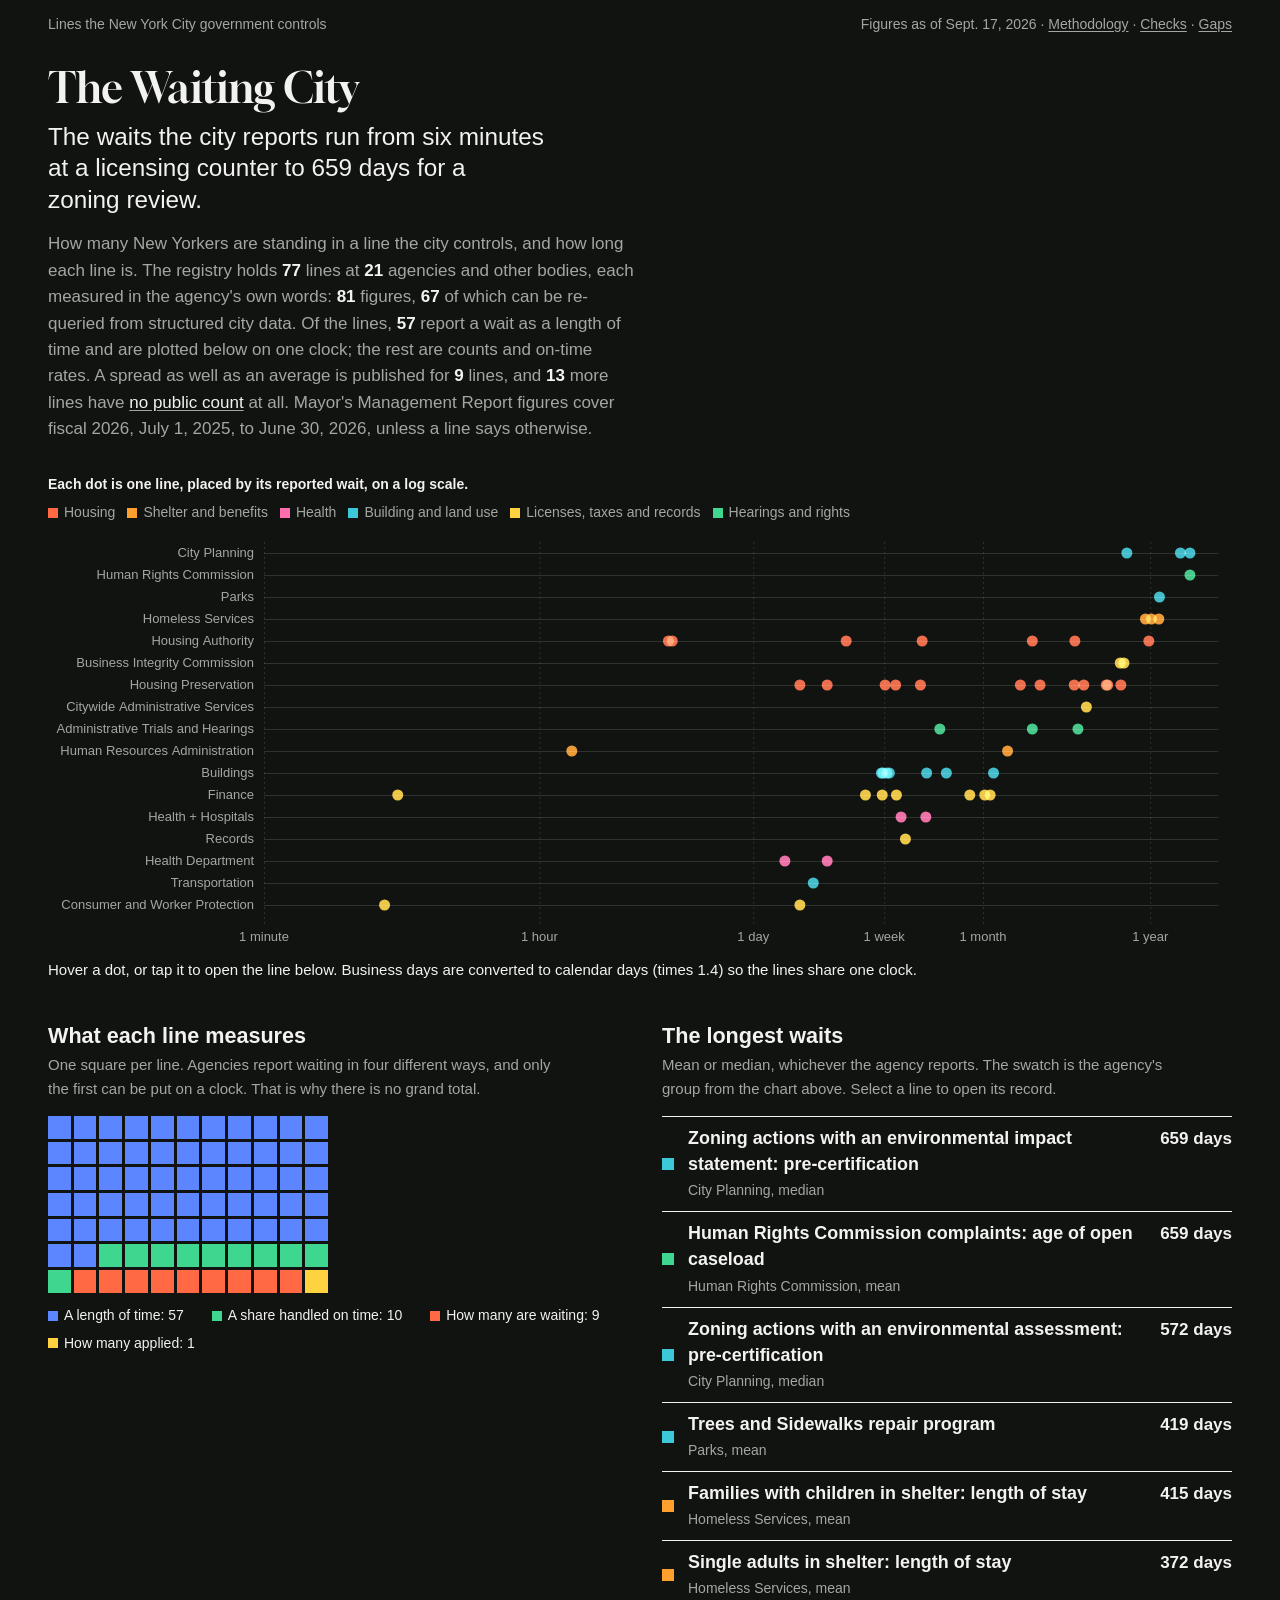
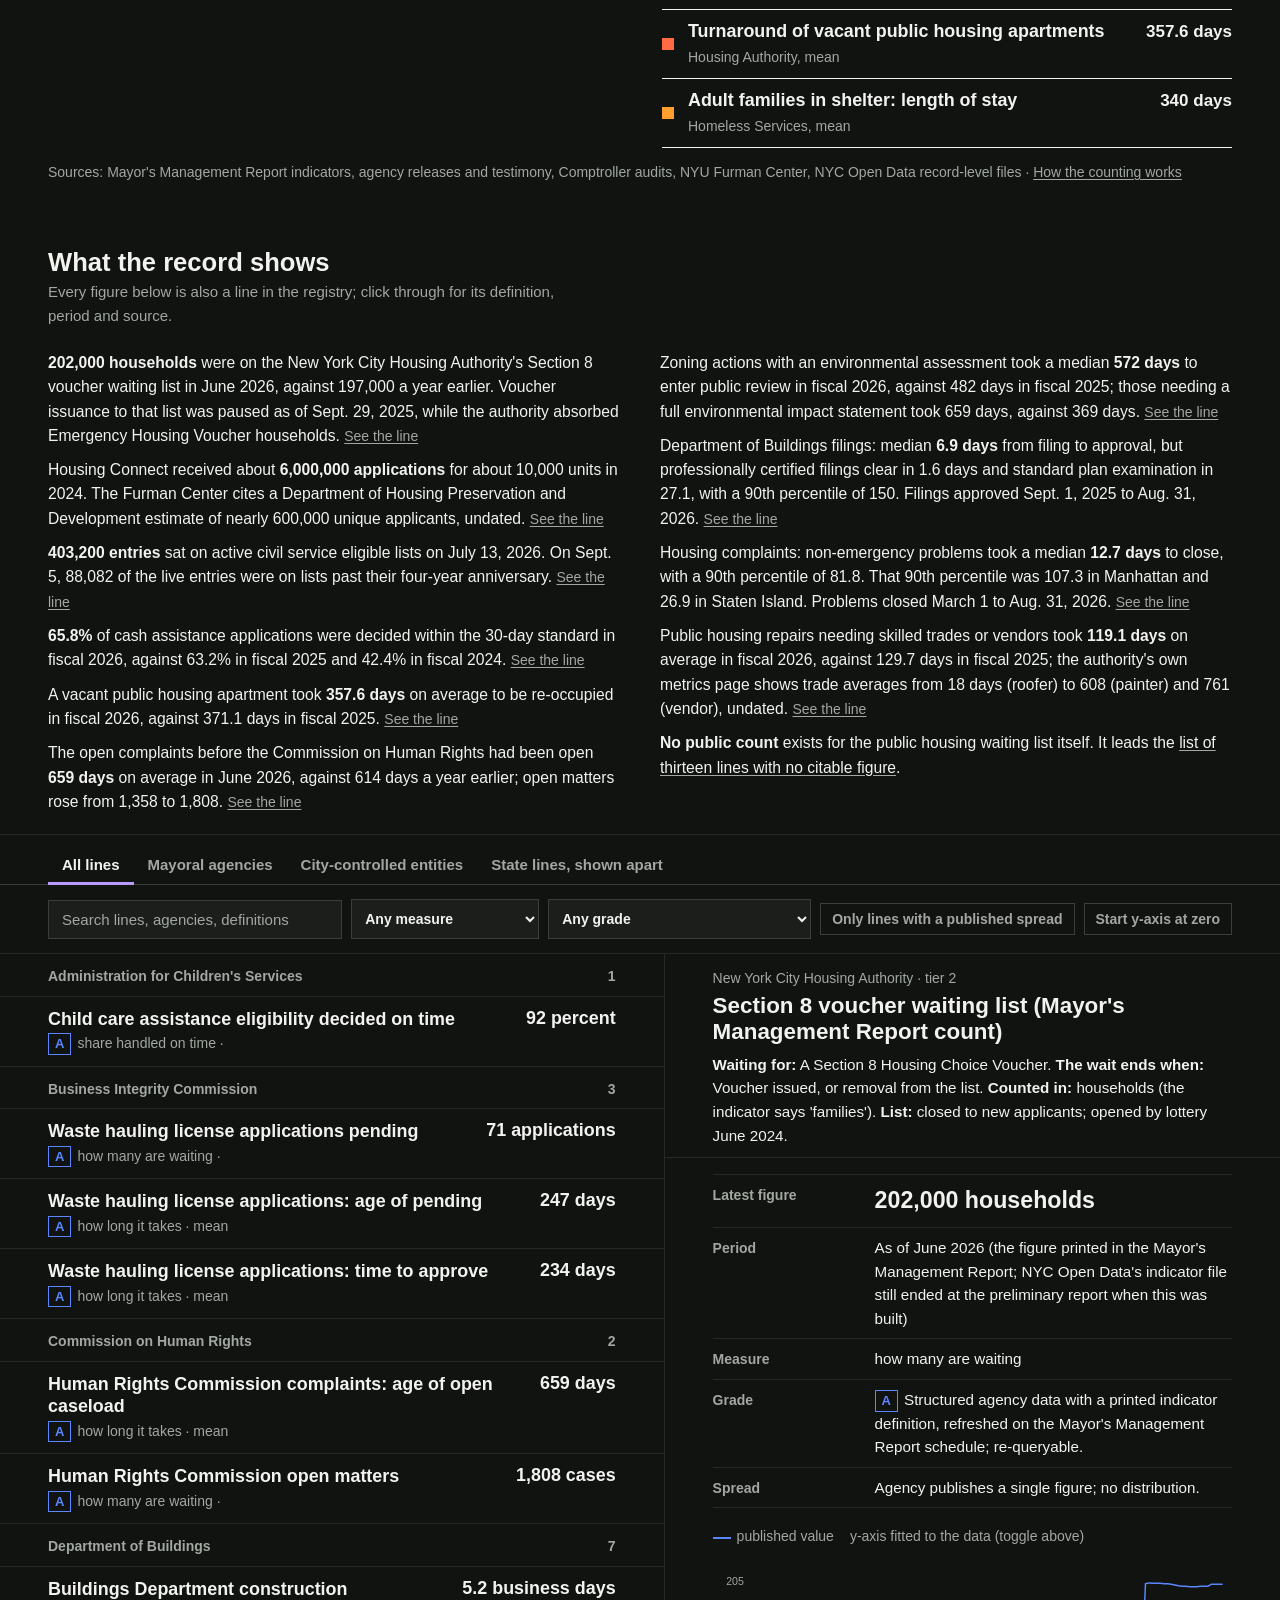
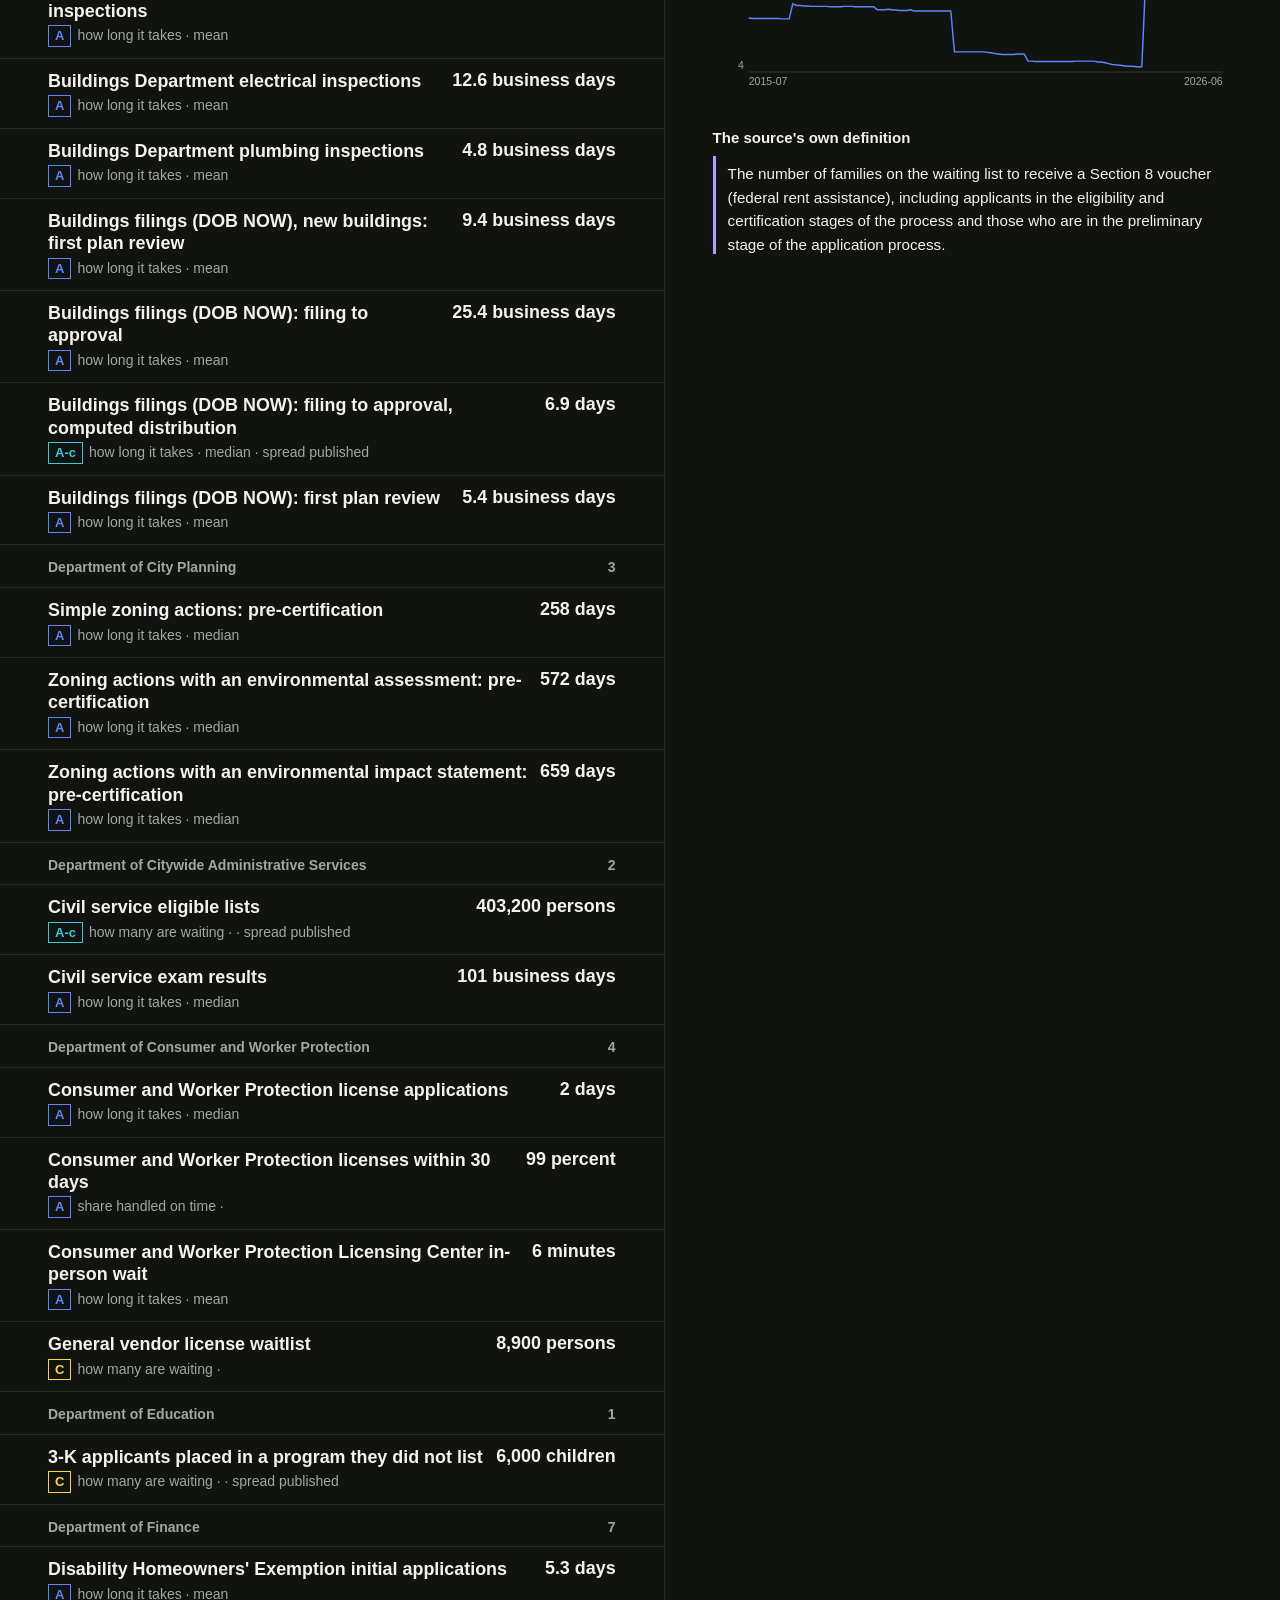
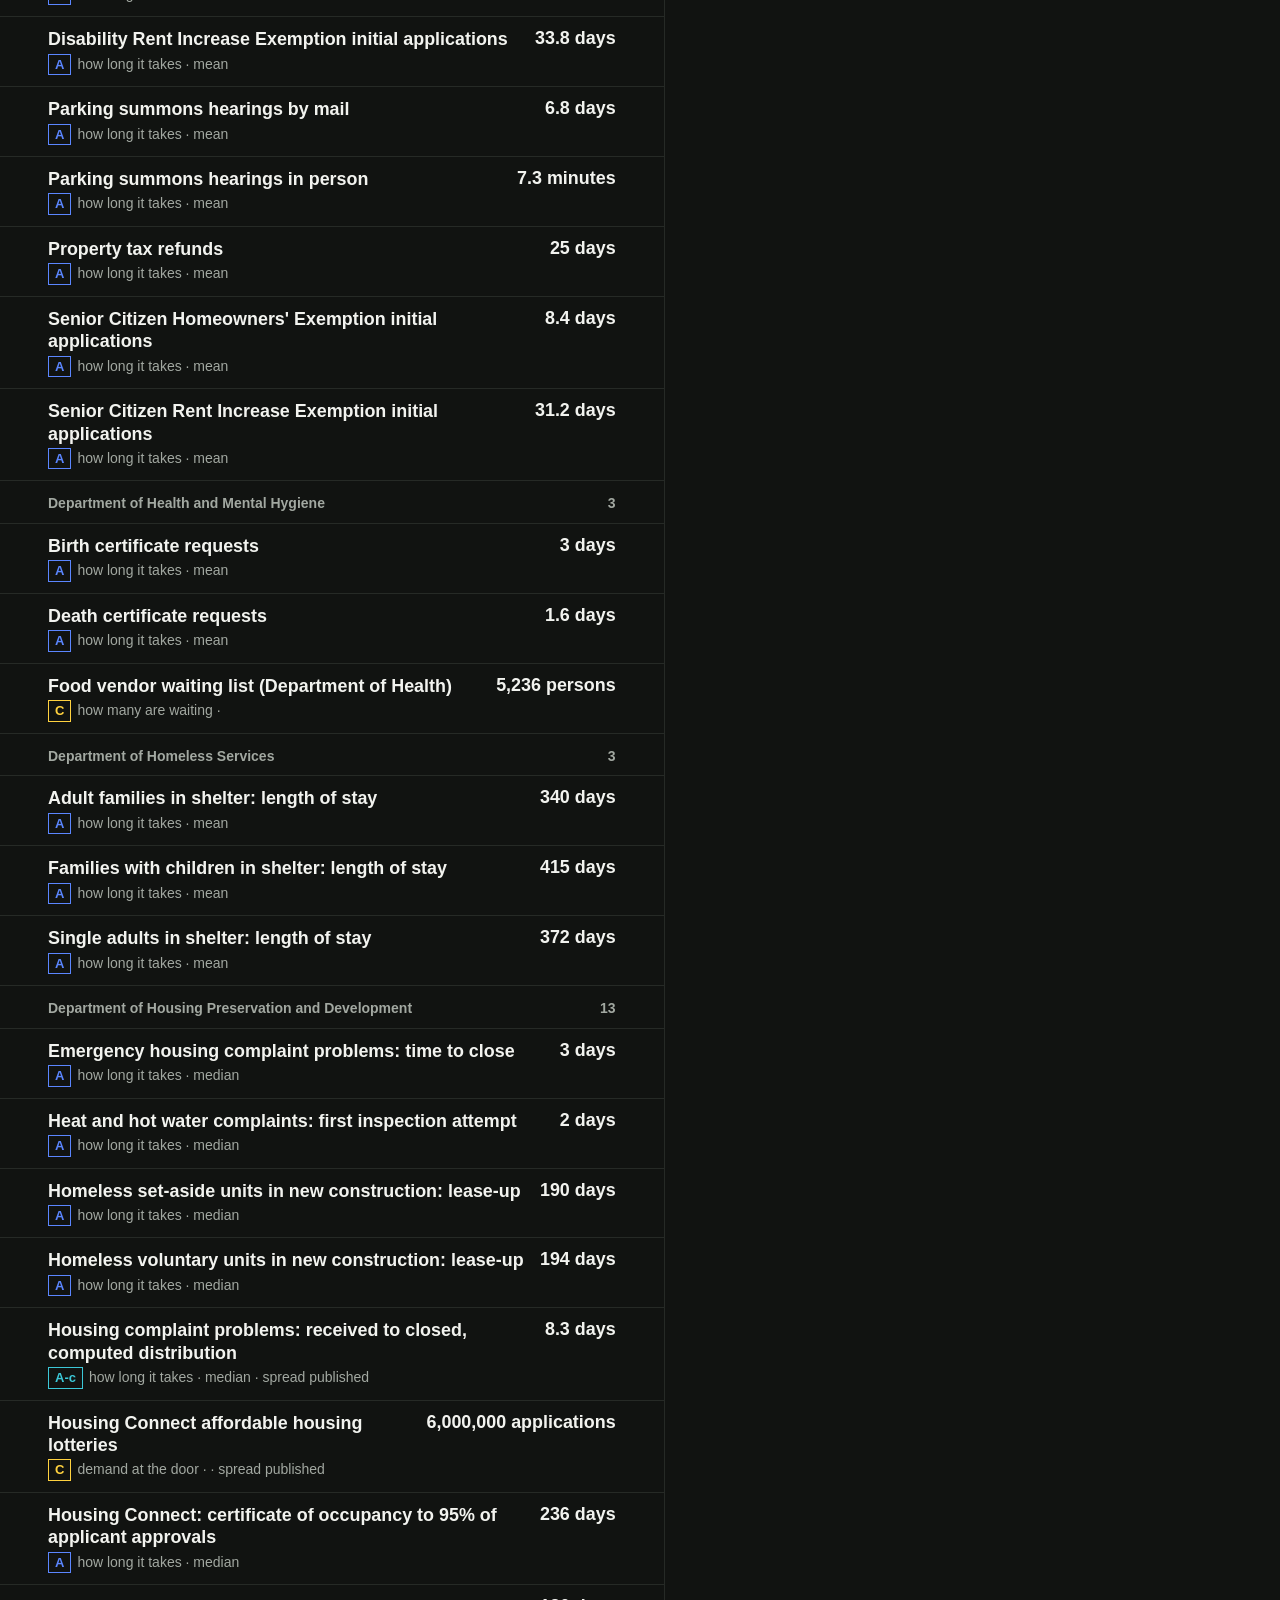
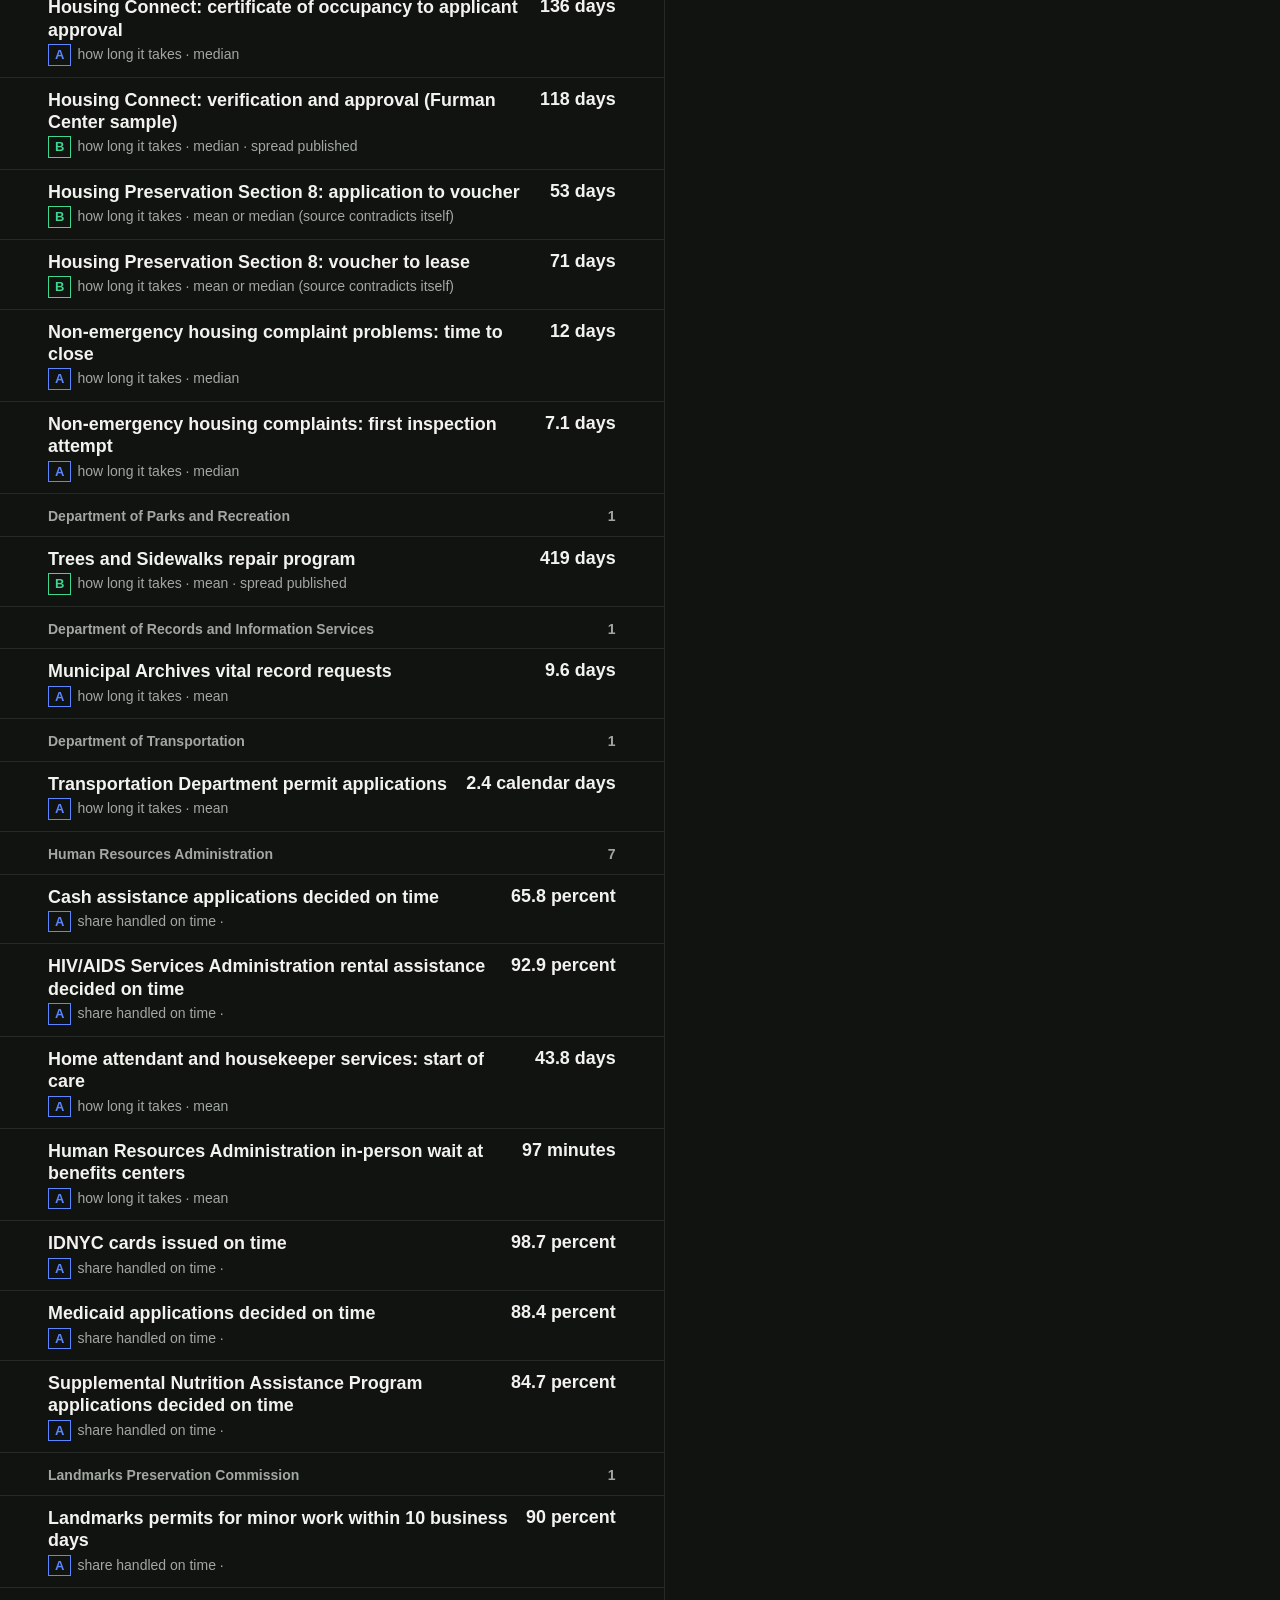
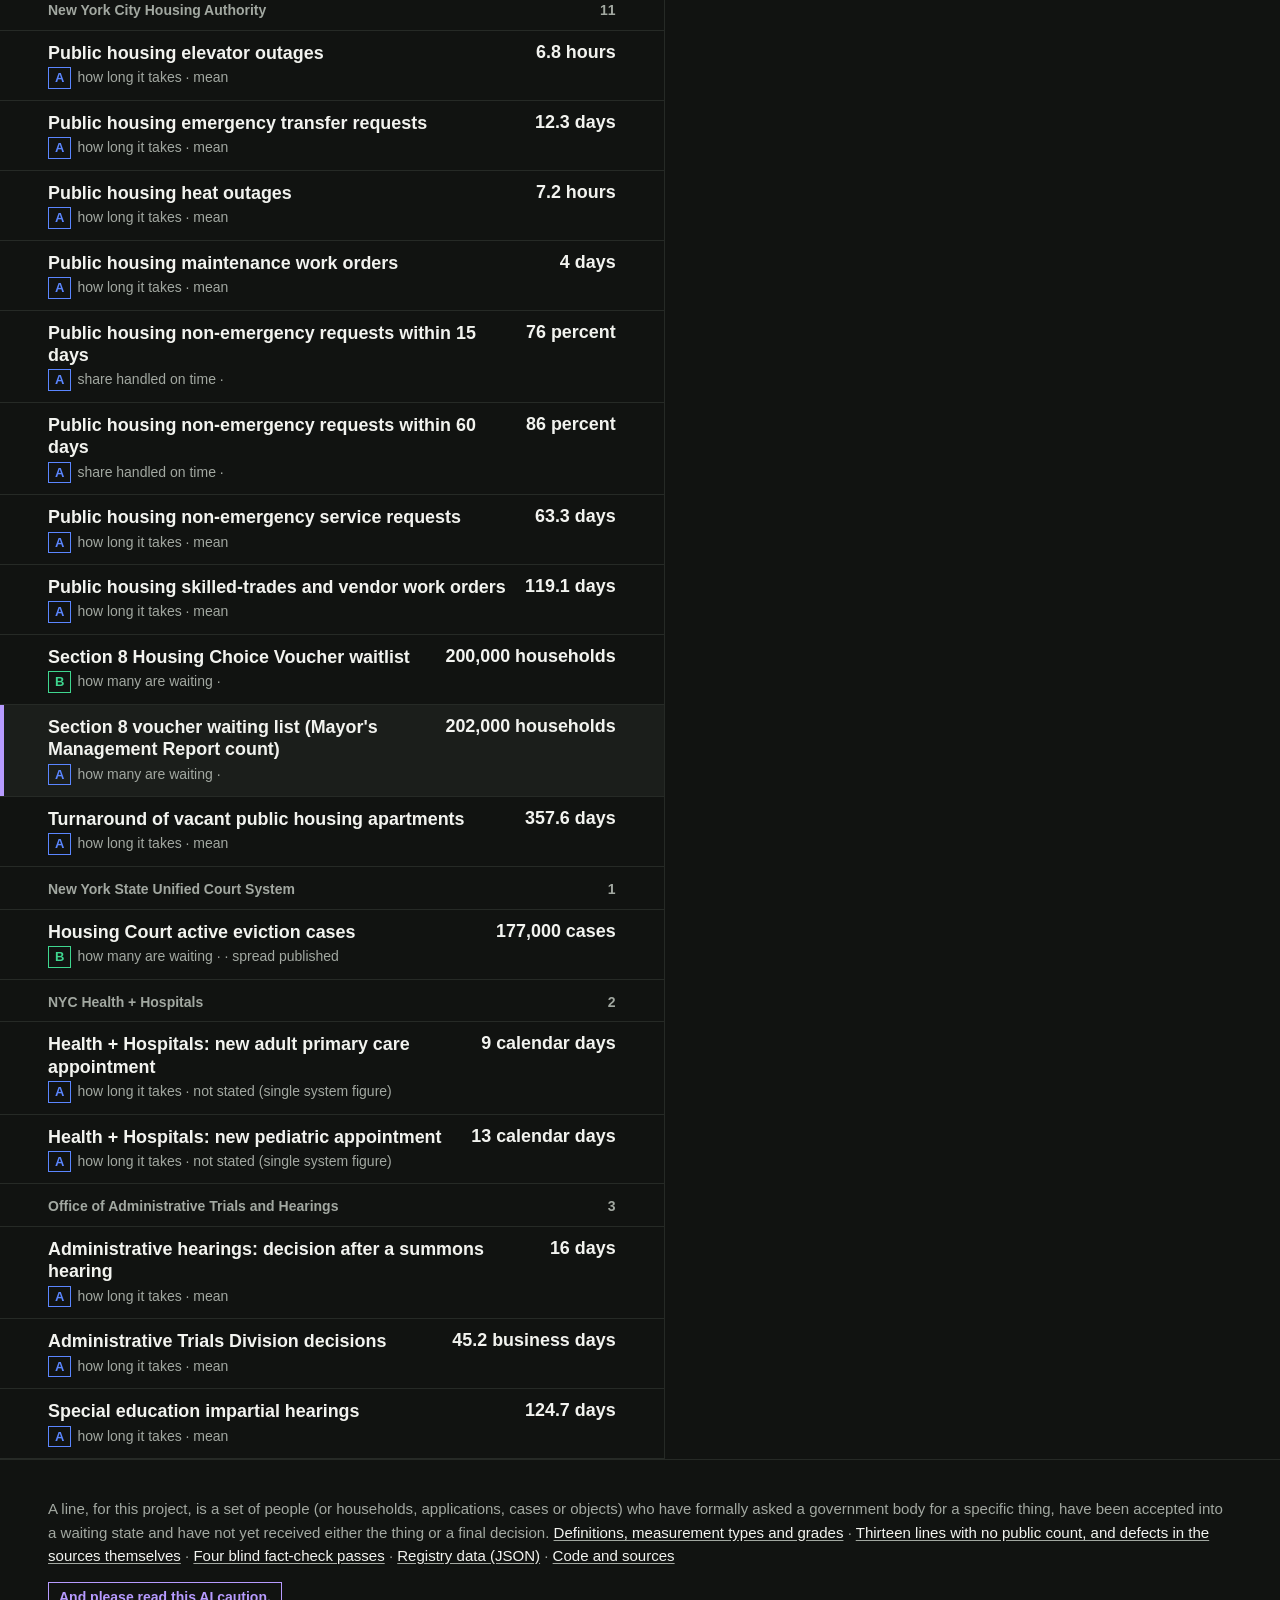
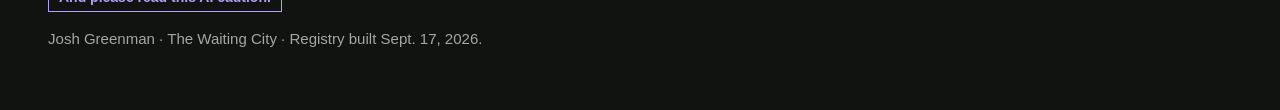
<file: index.html>
<!DOCTYPE html>
<html lang="en">
<head>
<meta charset="utf-8">
<meta name="viewport" content="width=device-width, initial-scale=1">
<title>The Waiting City</title>
<meta name="description" content="How many New Yorkers are standing in a line the city controls, and how long each line is. A registry of 77 lines, each measured in the agency's own terms.">
<link rel="preconnect" href="https://fonts.googleapis.com">
<link rel="preconnect" href="https://fonts.gstatic.com" crossorigin>
<link href="https://fonts.googleapis.com/css2?family=Gloock&display=swap" rel="stylesheet">
<link rel="stylesheet" href="house.css">
<style>
:root{--accent:var(--lilac)} /* project lead ink */
.fig canvas{width:100%;touch-action:pan-y;cursor:pointer}
.fig .src{margin:6px 0 0}
.sec .list .row[data-sel]{cursor:pointer}
.sec .list .row[data-sel]:hover .nm{text-decoration:underline;text-decoration-color:var(--fg2);text-underline-offset:3px}
.facts{padding:16px clamp(16px,4vw,48px) 20px;border-bottom:1px solid var(--line2);columns:2;column-gap:40px;max-width:1400px}
@media(max-width:900px){.facts{columns:1}}
.facts p{margin:0 0 10px;font-size:.98rem;line-height:1.55;break-inside:avoid}
.facts p b{font-family:var(--display);font-weight:600;font-variant-numeric:tabular-nums}
.facts p .per{color:var(--fg2);font-size:var(--t-small)}
.sechead{padding:30px clamp(16px,4vw,48px) 8px}
.sechead h2{margin:0}
.sechead span{display:block;margin-top:4px;font-size:15px;color:var(--fg2);max-width:62ch}
.rec .val{font-family:var(--display);font-weight:600;font-variant-numeric:tabular-nums;float:right;margin-left:12px;font-size:var(--t-rec)}
.grade{display:inline-block;font-size:var(--t-micro);font-weight:700;padding:0 6px;border:1px solid var(--fg2);color:var(--fg2);margin-right:6px;line-height:1.5}
.grade.A{border-color:var(--cobalt);color:var(--cobalt)} .grade.Ac{border-color:var(--cyan);color:var(--cyan)} .grade.B{border-color:var(--mint);color:var(--mint)} .grade.C{border-color:var(--sun);color:var(--sun)} .grade.D{border-color:var(--accent);color:var(--accent)}
.detail{padding:0 0 40px}
.detail .dh{padding:14px clamp(16px,4vw,48px) 10px;border-bottom:1px solid var(--line2)}
.detail .dh .lbl{font-size:var(--t-small);color:var(--fg2)}
.detail .dh h2{margin:3px 0 0;font-size:1.4rem;line-height:1.16}
.detail .big{font-family:var(--display);font-weight:600;font-size:1.45rem;font-variant-numeric:tabular-nums}
.per{color:var(--fg2)}
.quote{border-left:3px solid var(--accent);padding:6px 12px;margin:6px 0 10px;font-size:.95rem;line-height:1.55;color:var(--fg)}
.spark{width:100%;height:150px;display:block;margin:4px 0 2px}
.spark .l{fill:none;stroke:var(--cobalt);stroke-width:1.8}
.spark .m{fill:none;stroke:var(--sun);stroke-width:1.3;stroke-dasharray:3 3}
.spark .ax{stroke:var(--line);stroke-width:1}
.spark text{font-family:var(--sans);font-size:13px;fill:var(--fg2)}
.slegend{font-size:var(--t-small);color:var(--fg2);display:flex;gap:6px 16px;flex-wrap:wrap;margin:0 0 6px}
.slegend i{display:inline-block;width:18px;height:0;border-top:2px solid var(--cobalt);vertical-align:middle;margin-right:6px}
.slegend i.m{border-top:2px dashed var(--sun)}
.spreadt{width:100%;border-collapse:collapse;font-size:.9rem;margin:4px 0 8px}
.spreadt td{padding:4px 10px 4px 0;border-bottom:1px solid var(--line2);vertical-align:top}
.spreadt td.n{text-align:right;font-variant-numeric:tabular-nums;white-space:nowrap}
.caveats li{font-size:.94rem;line-height:1.55;margin-bottom:6px}
.records{margin-top:10px}
.records table{font-size:.86rem}
.cbtn{font-size:var(--t-small);font-weight:700;background:none;border:1px solid var(--accent);color:var(--accent);padding:6px 10px;cursor:pointer}
.cbtn:hover{background:var(--accent);color:var(--bg)}
.caution{display:none}.caution.open{display:block}
.cols>.col:last-child{position:sticky;top:0;align-self:start;max-height:100vh;overflow:auto}
@media(max-width:900px){.cols>.col:last-child{display:none}}
</style>
</head>
<body>
<div class="sheet">
  <div class="strip"><span>Lines the New York City government controls</span><span>Figures as of <span id="built"></span> · <a href="methodology.html">Methodology</a> · <a href="checks.html">Checks</a> · <a href="gaps.html">Gaps</a></span></div>

  <div class="head">
    <h1>The Waiting City</h1>
    <p class="finding">The waits the city reports run from six minutes at a licensing counter to 659 days for a zoning review.</p>
    <p class="lede" id="lede">How many New Yorkers are standing in a line the city controls, and how long each line is. There is no grand total, because the units don't add: a household on a waiting list, an application in a queue and a repair on a work order are different things.</p>
  </div>

  <div class="fig">
    <div class="figcap"><span><b>Each dot is one line, placed by its reported wait, on a log scale.</b></span><span id="groupkey"></span></div>
    <canvas id="clock" aria-label="Reported waits for each line, grouped by agency, on a log scale from one minute to more than a year"></canvas>
    <div class="readout" id="clockro" data-def="Hover a dot, or tap it to open the line below. Business days are converted to calendar days (times 1.4) so the lines share one clock."></div>
  </div>

  <section class="sec">
    <div class="split">
      <div>
        <h3>What each line measures</h3>
        <p class="aside">One square per line. Agencies report waiting in four different ways, and only the first can be put on a clock. That is why there is no grand total.</p>
        <div class="waffle" id="waffle" role="img" aria-label="Lines by what they measure"></div>
        <div class="legend" id="wafflekey"></div>
      </div>
      <div>
        <h3>The longest waits</h3>
        <p class="aside">Mean or median, whichever the agency reports. The swatch is the agency's group from the chart above. Select a line to open its record.</p>
        <div class="list" id="longest"></div>
      </div>
    </div>
    <p class="src">Sources: Mayor's Management Report indicators, agency releases and testimony, Comptroller audits, NYU Furman Center, NYC Open Data record-level files · <a href="methodology.html">How the counting works</a></p>
  </section>

  <div class="sechead"><h2>What the record shows</h2><span>Every figure below is also a line in the registry; click through for its definition, period and source.</span></div>
  <div class="facts" id="facts"></div>

  <div class="tabs" id="tabs">
    <button class="on" data-tier="all">All lines</button>
    <button data-tier="1">Mayoral agencies</button>
    <button data-tier="2">City-controlled entities</button>
    <button data-tier="3">State lines, shown apart</button>
  </div>
  <div class="controls">
    <input type="search" id="q" placeholder="Search lines, agencies, definitions" aria-label="Search">
    <select id="ftype"><option value="">Any measure</option><option value="stock">How many are waiting</option><option value="duration">How long it takes</option><option value="timeliness_rate">Share on time</option><option value="throughput">Cleared per period</option><option value="demand">Demand at the door</option><option value="derived">Derived</option></select>
    <select id="fgrade"><option value="">Any grade</option><option value="A">A: structured agency data</option><option value="A-c">A-c: computed from records</option><option value="B">B: agency or oversight document</option><option value="C">C: press, attributed</option><option value="D">D: derived or ambiguous</option></select>
    <button class="chip" id="spreadonly" aria-pressed="false">Only lines with a published spread</button>
    <button class="chip" id="zero" aria-pressed="false">Start y-axis at zero</button>
  </div>

  <div class="cols">
    <div class="col" id="list"></div>
    <div class="col"><div class="detail" id="detail"><div class="empty">Select a line.</div></div></div>
  </div>

  <div class="foot">
    <p>A line, for this project, is a set of people (or households, applications, cases or objects) who have formally asked a government body for a specific thing, have been accepted into a waiting state and have not yet received either the thing or a final decision. <a href="methodology.html">Definitions, measurement types and grades</a> · <a href="gaps.html">Thirteen lines with no public count, and defects in the sources themselves</a> · <a href="checks.html">Four blind fact-check passes</a> · <a href="data/registry.json">Registry data (JSON)</a> · <a href="https://github.com/joshgreenman1973/the-waiting-city">Code and sources</a></p>
    <p><button class="cbtn" id="cautionbtn">And please read this AI caution.</button></p>
    <div class="caution" id="caution">Everything substantive (the concept, which lines to include, how to define and grade them, what the page should show) was decided by the author, a human. The coding, the data pulls and the file work were done by Anthropic's Claude and Claude Code under the author's direction. The author insisted on quality controls: every figure carries a verbatim quote from its source and a local copy of the document or the exact query; every Mayor's Management Report figure was re-queried by name and compared; and four separate fact-checkers, each blind to the registry's values and to the earlier checks, re-extracted every figure and compared each line's description against the agency's own definition text, word by word. Those passes found and corrected 41 definition errors; the fourth, on the fiscal 2026 report released Sept. 17, 2026, agreed on 68 of 69 figures and caught the one indicator the city renamed. The risks of using AI remain, and the author would be grateful to hear of any red flags in what is presented.</div>
    <p>Josh Greenman · The Waiting City · Registry built <span id="built3"></span>.</p>
  </div>
</div>

<div class="drawer" id="drawer"><div class="scrim" id="scrim"></div><div class="panel"><div class="dhead"><div><div class="lbl">Line</div><h2 id="dtitle"></h2></div><button class="xbtn" id="xbtn" aria-label="Close">×</button></div><div class="dbody" id="dbody"></div></div></div>

<script src="app.js"></script>
</body>
</html>
</file>
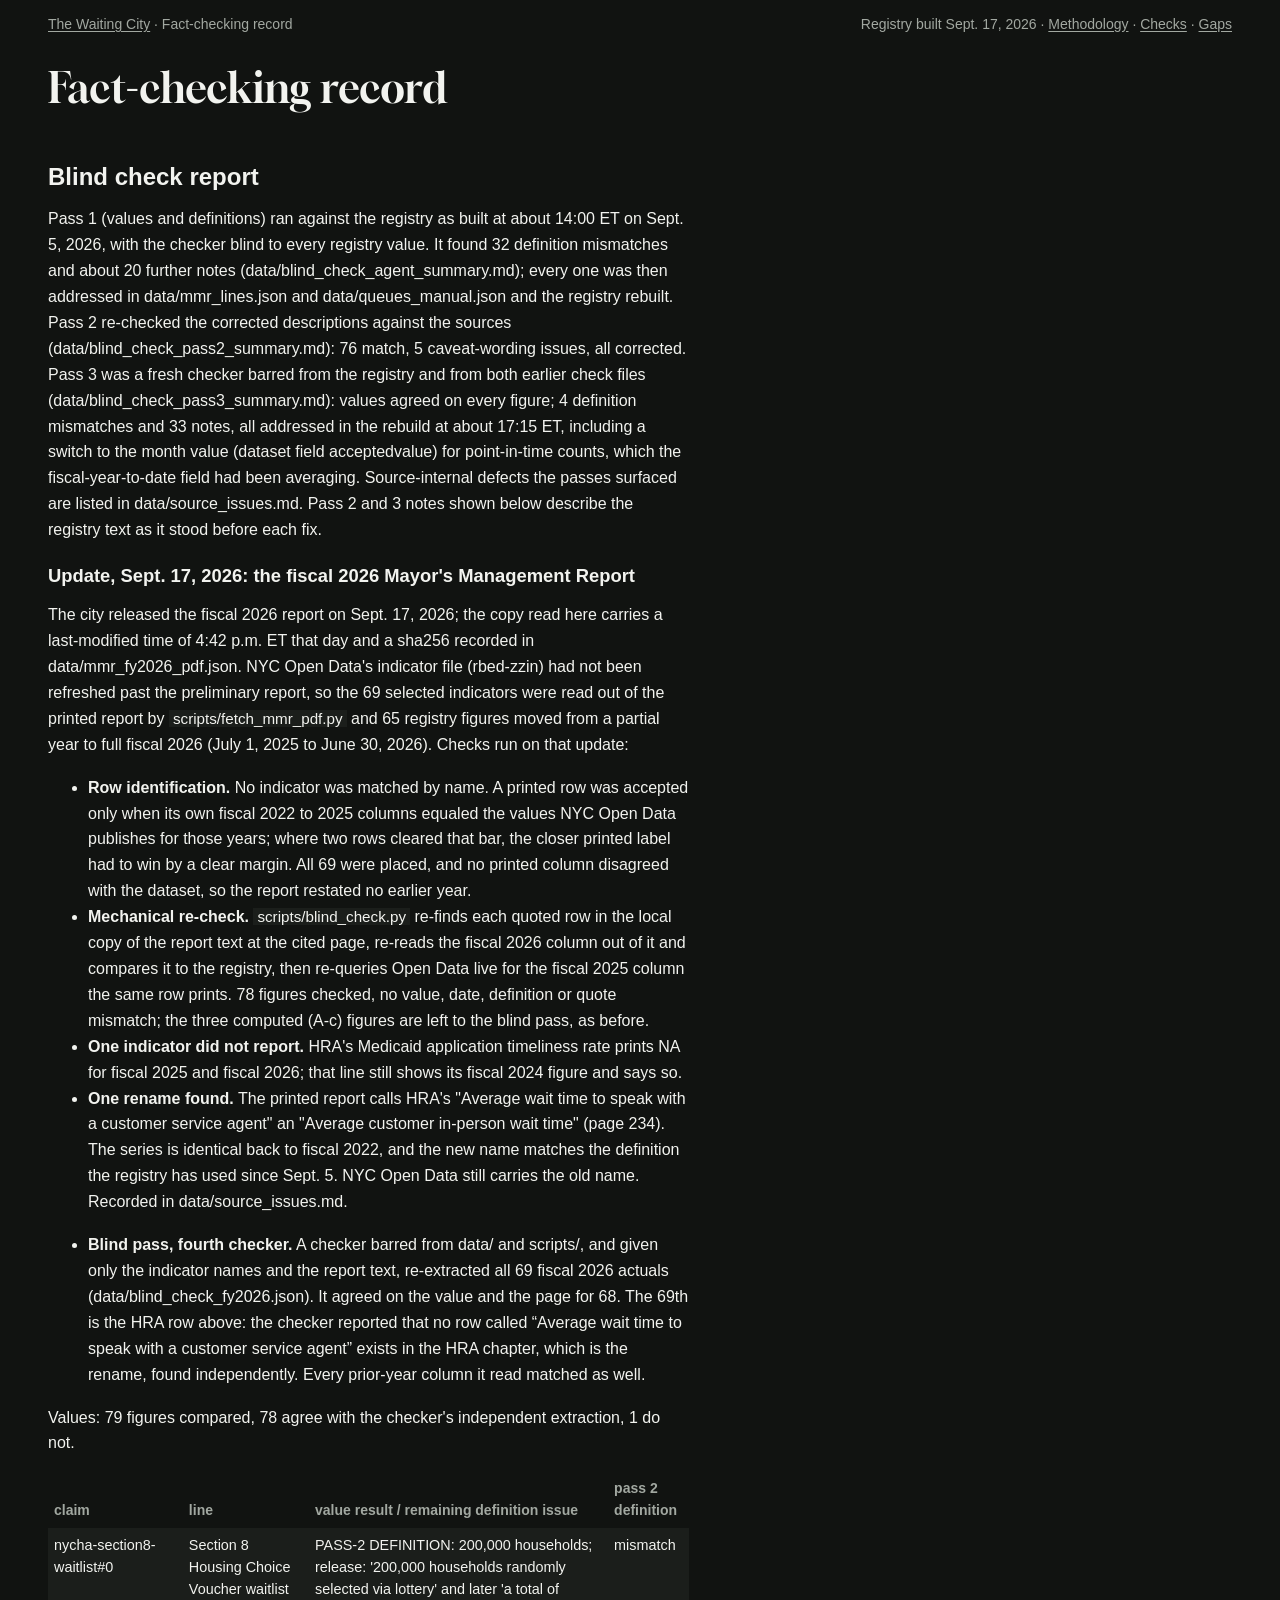
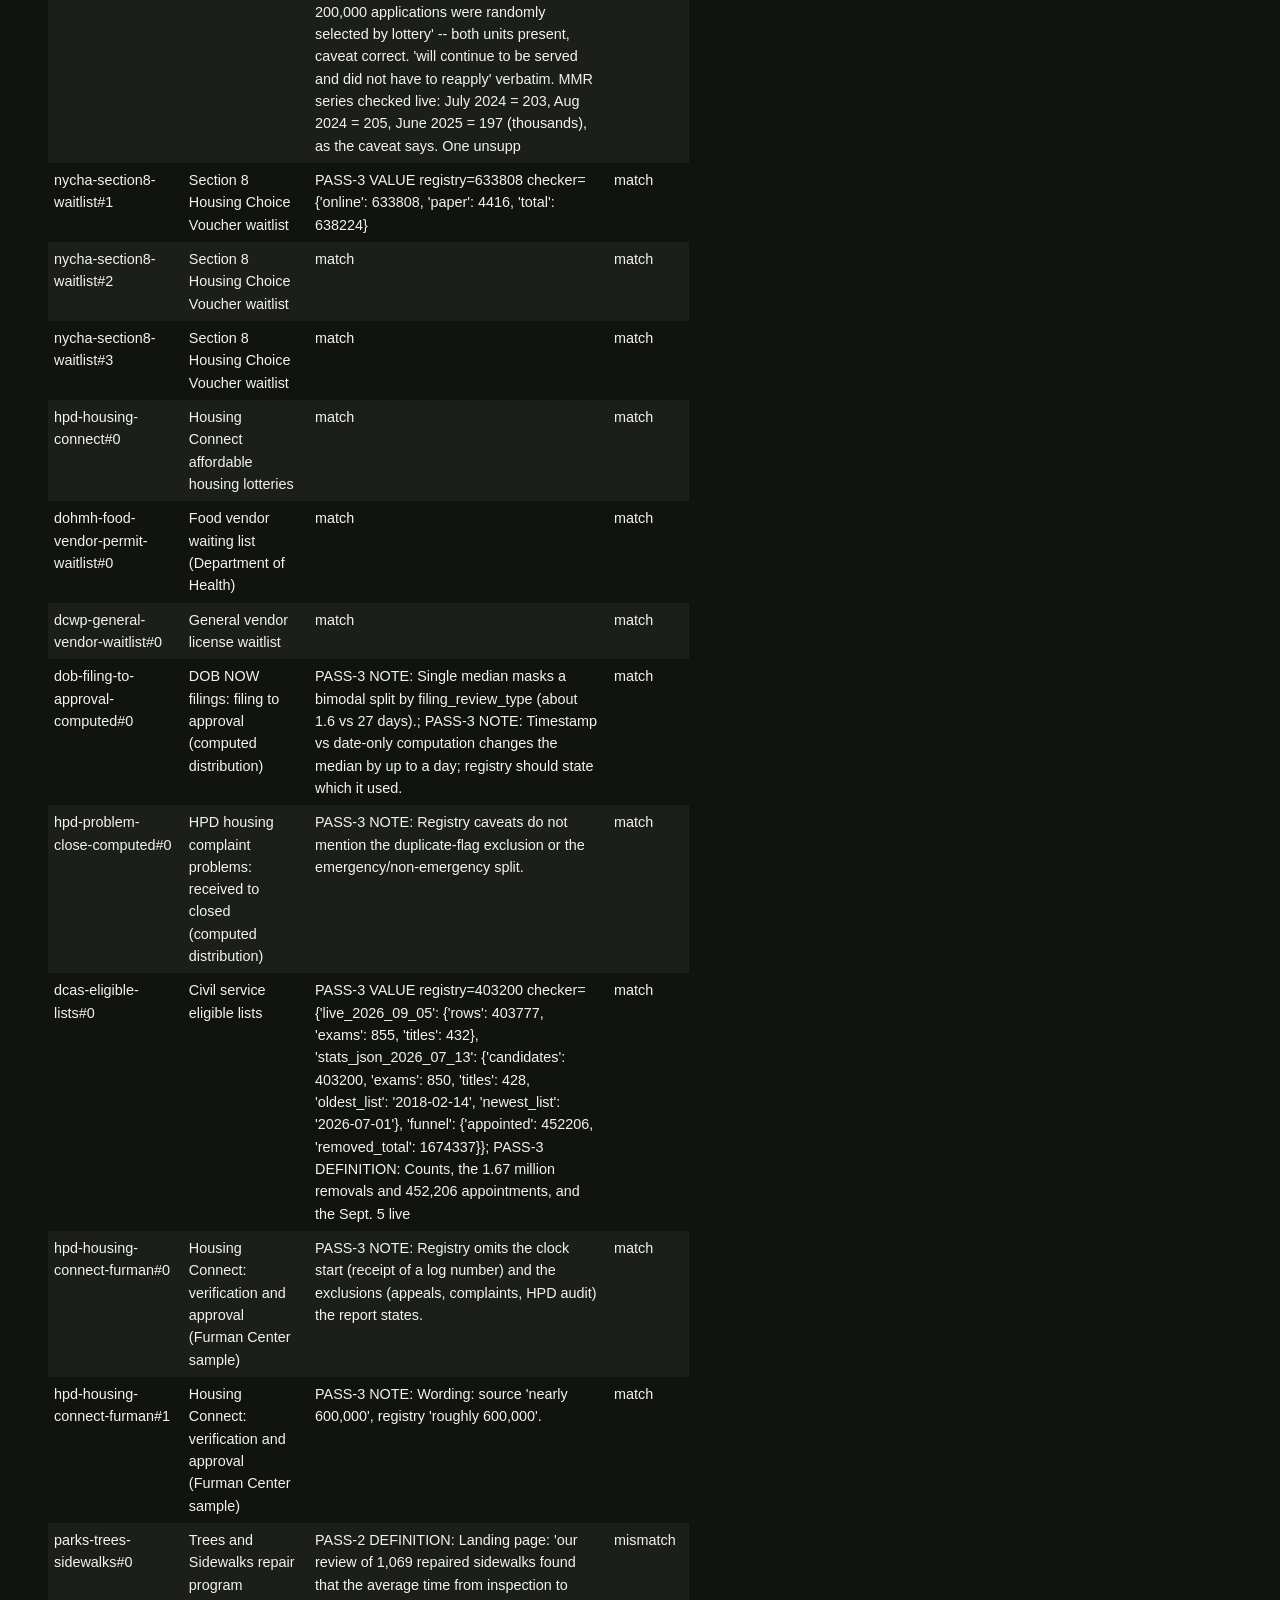
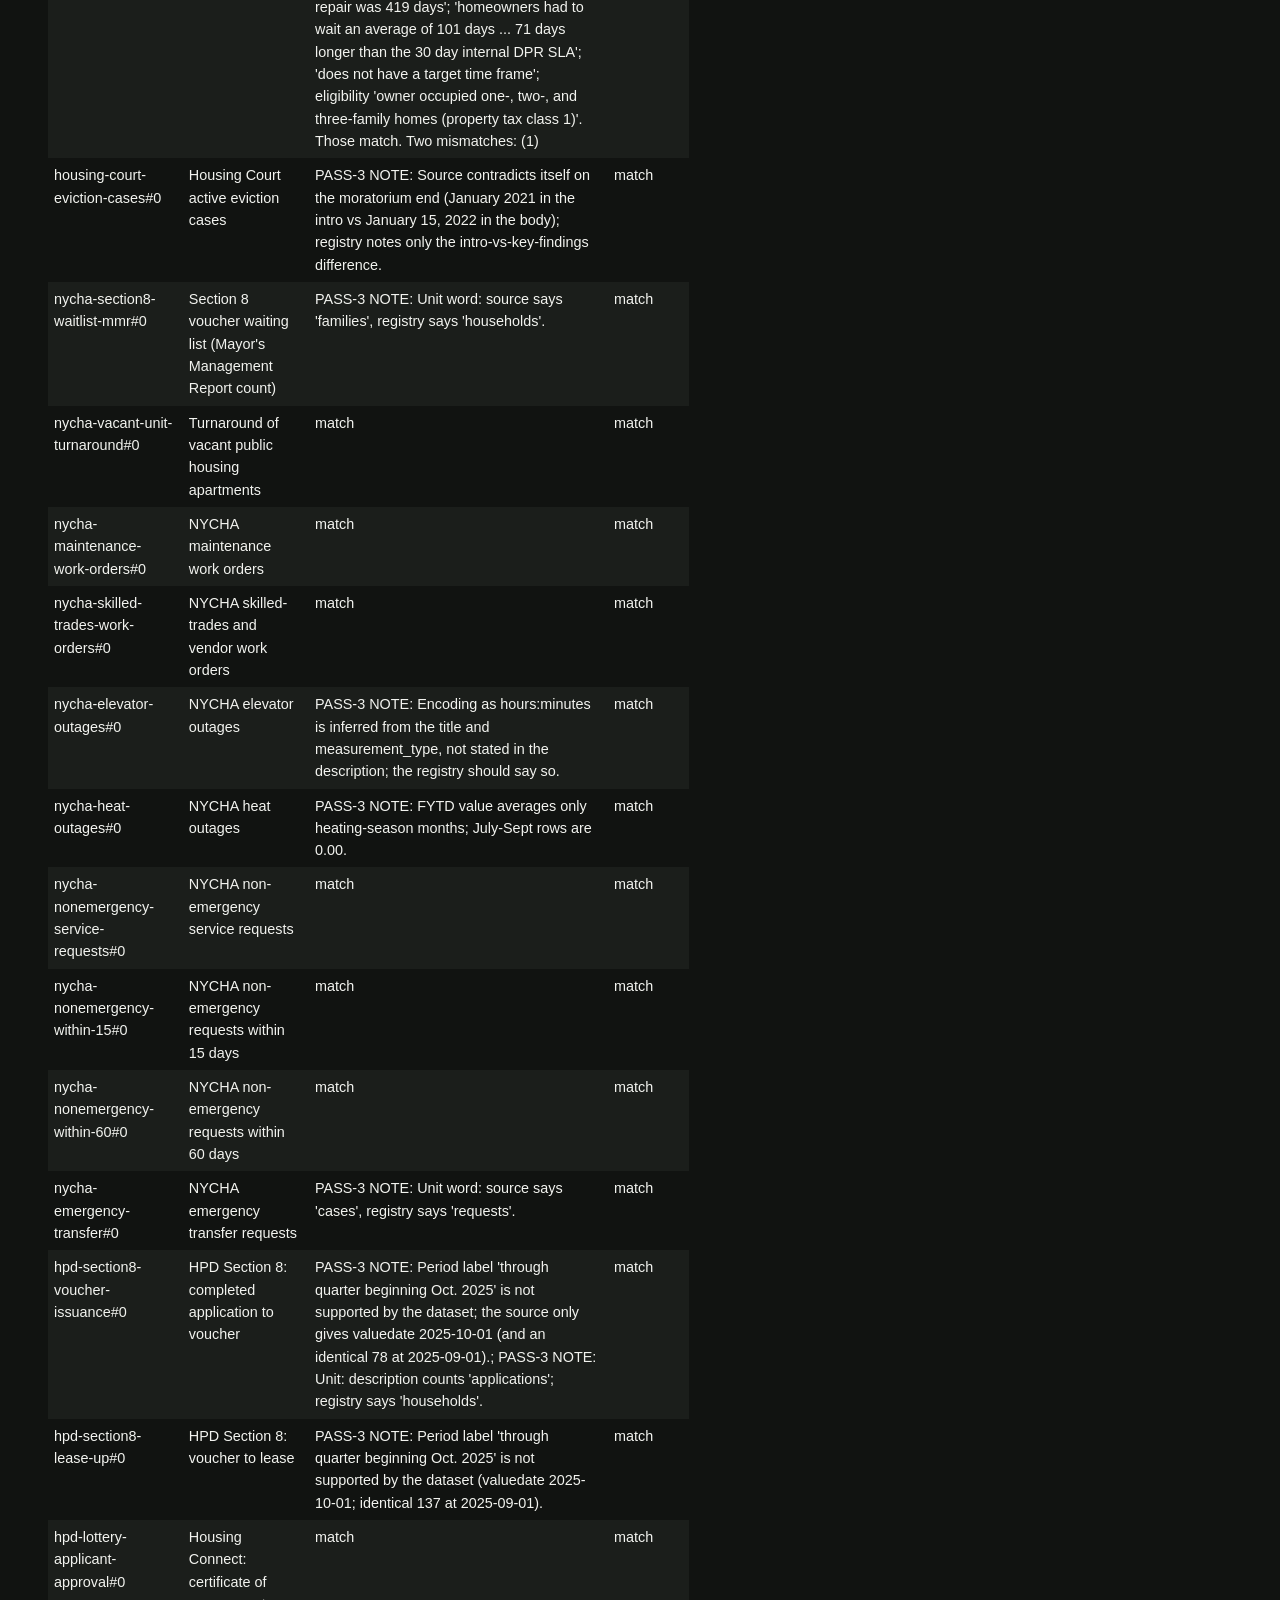
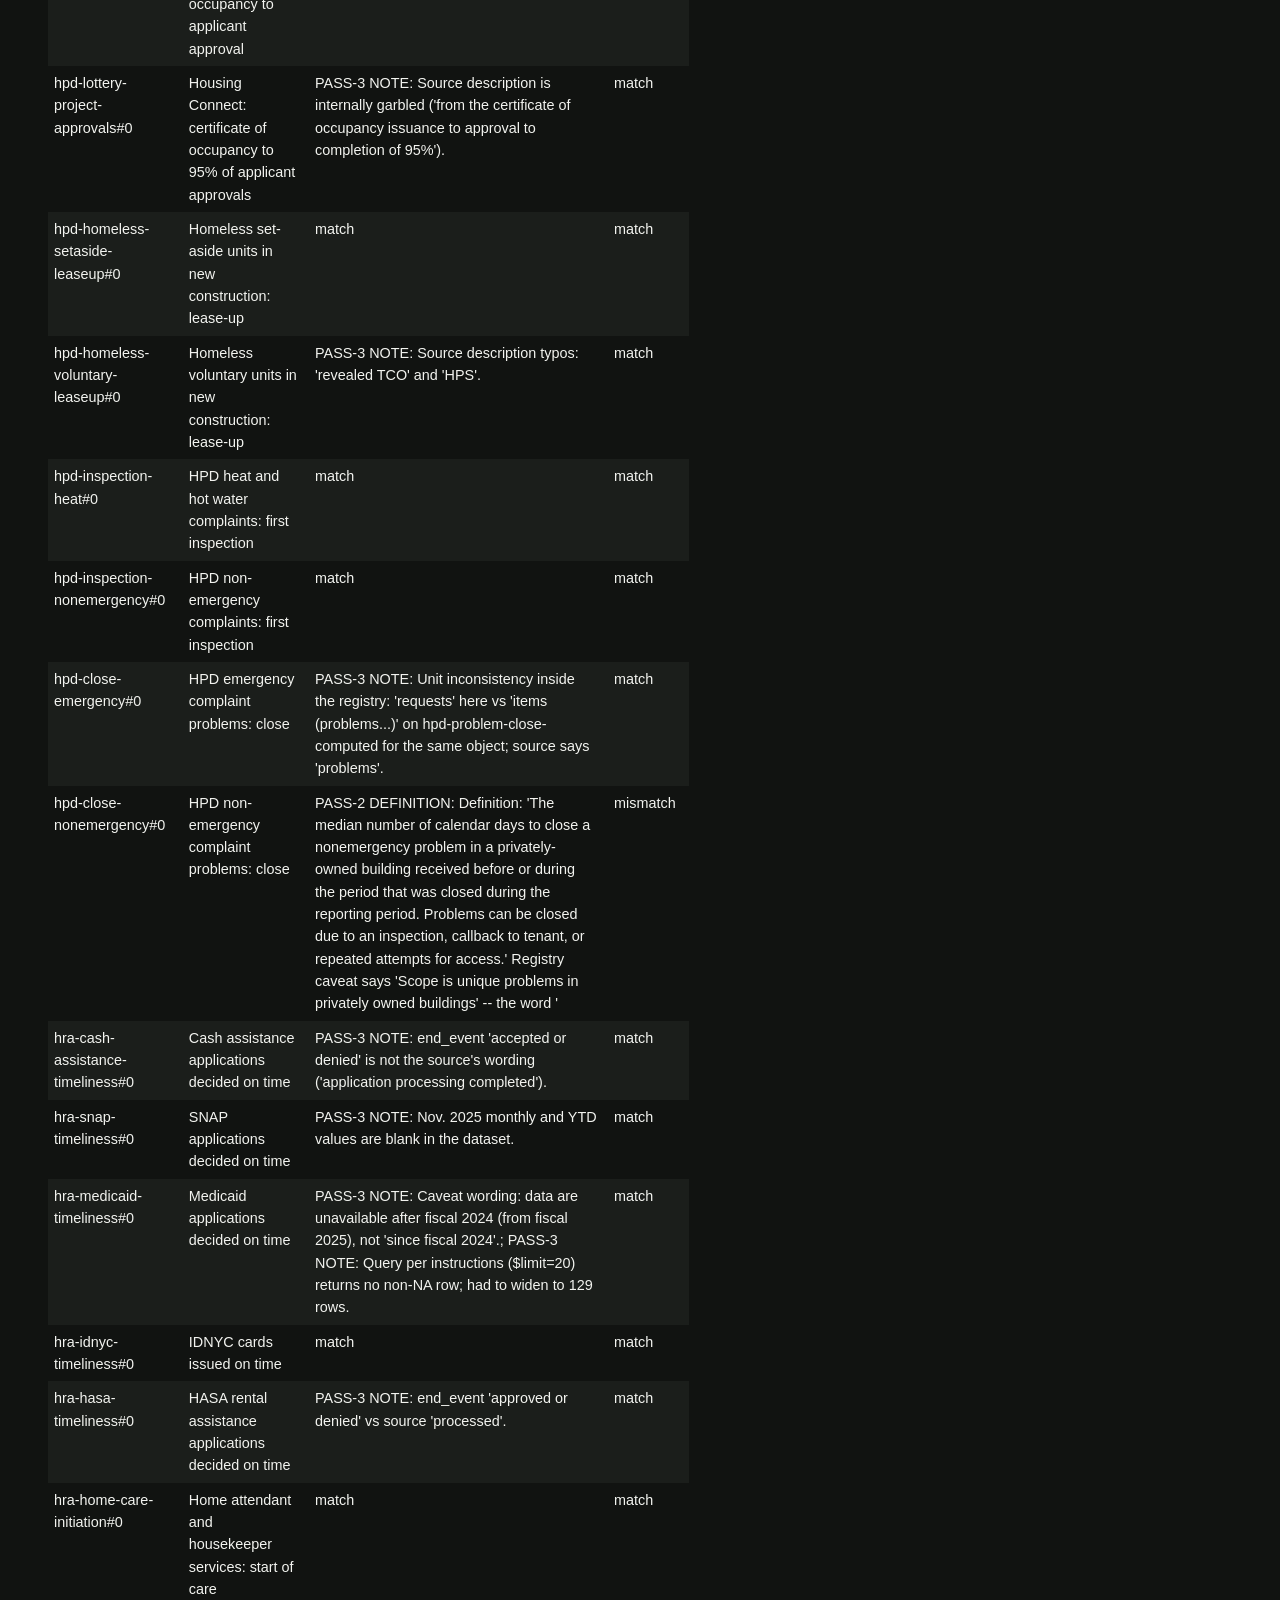
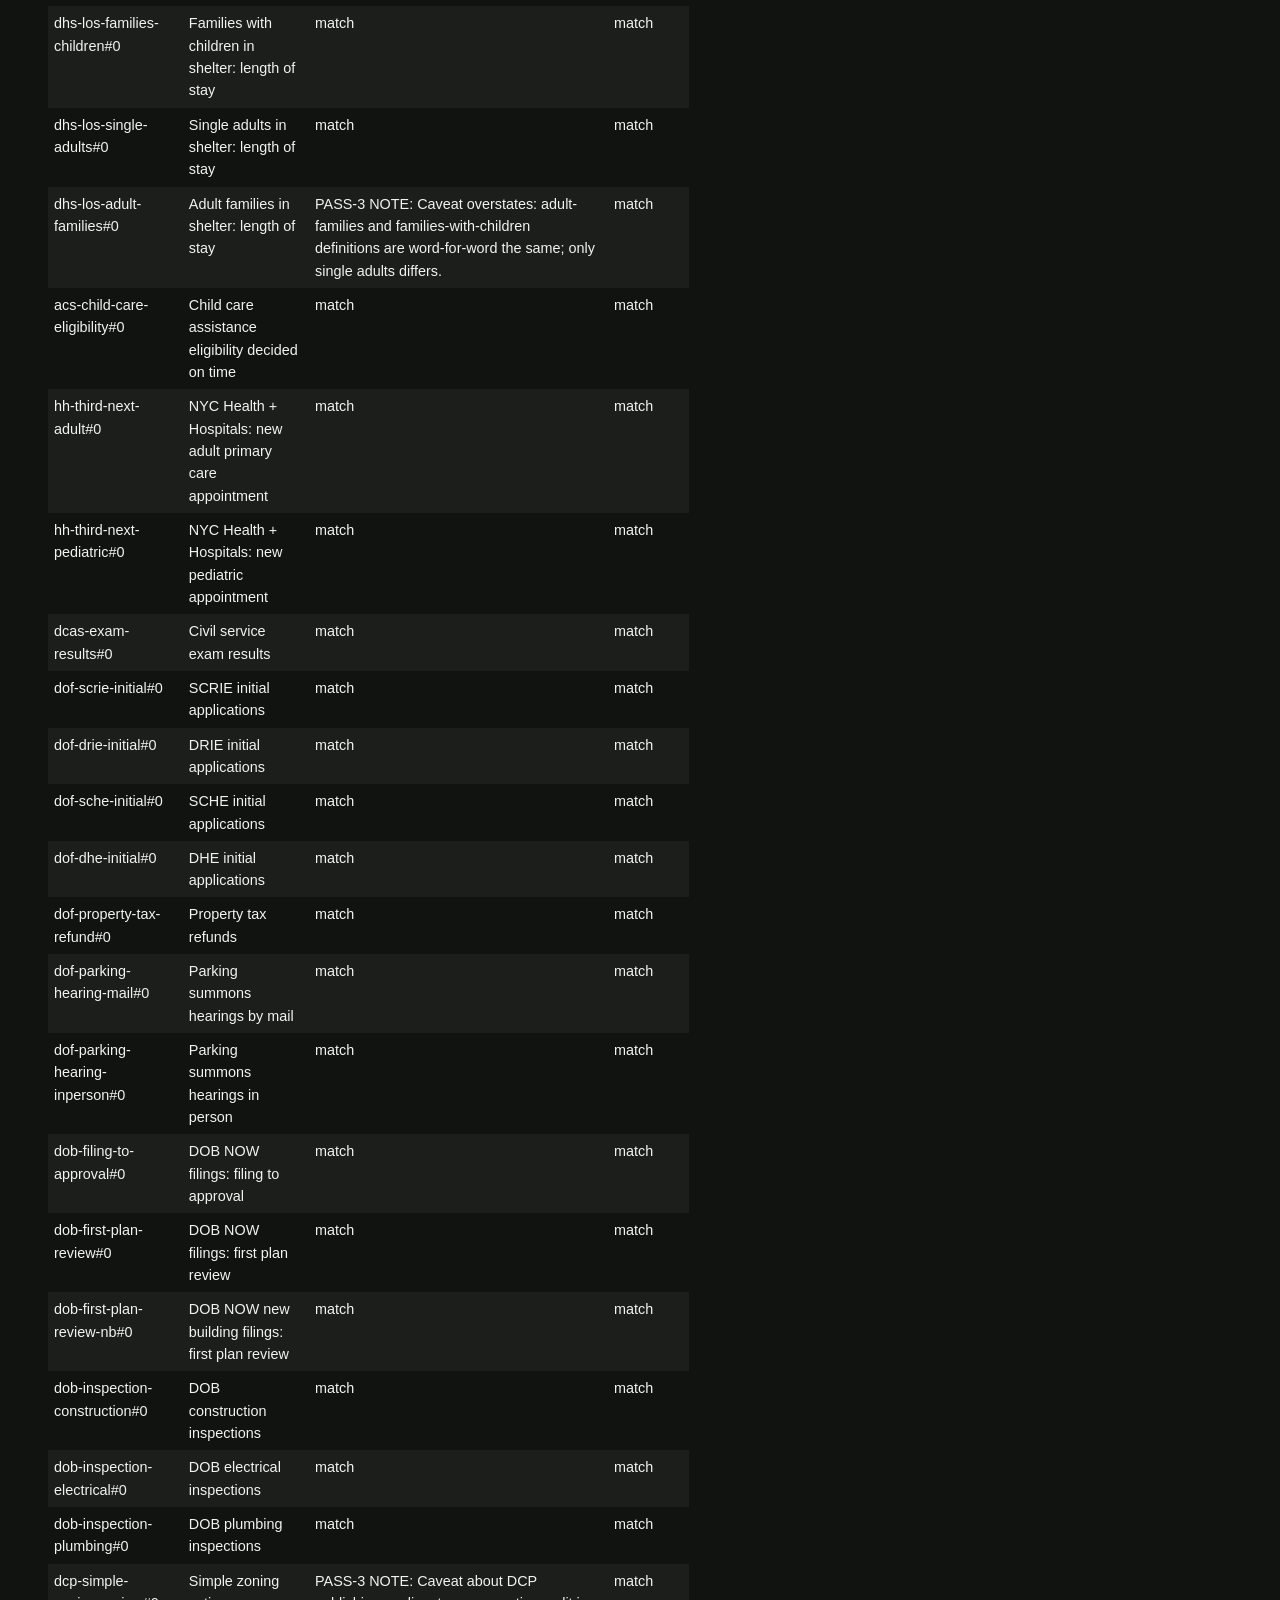
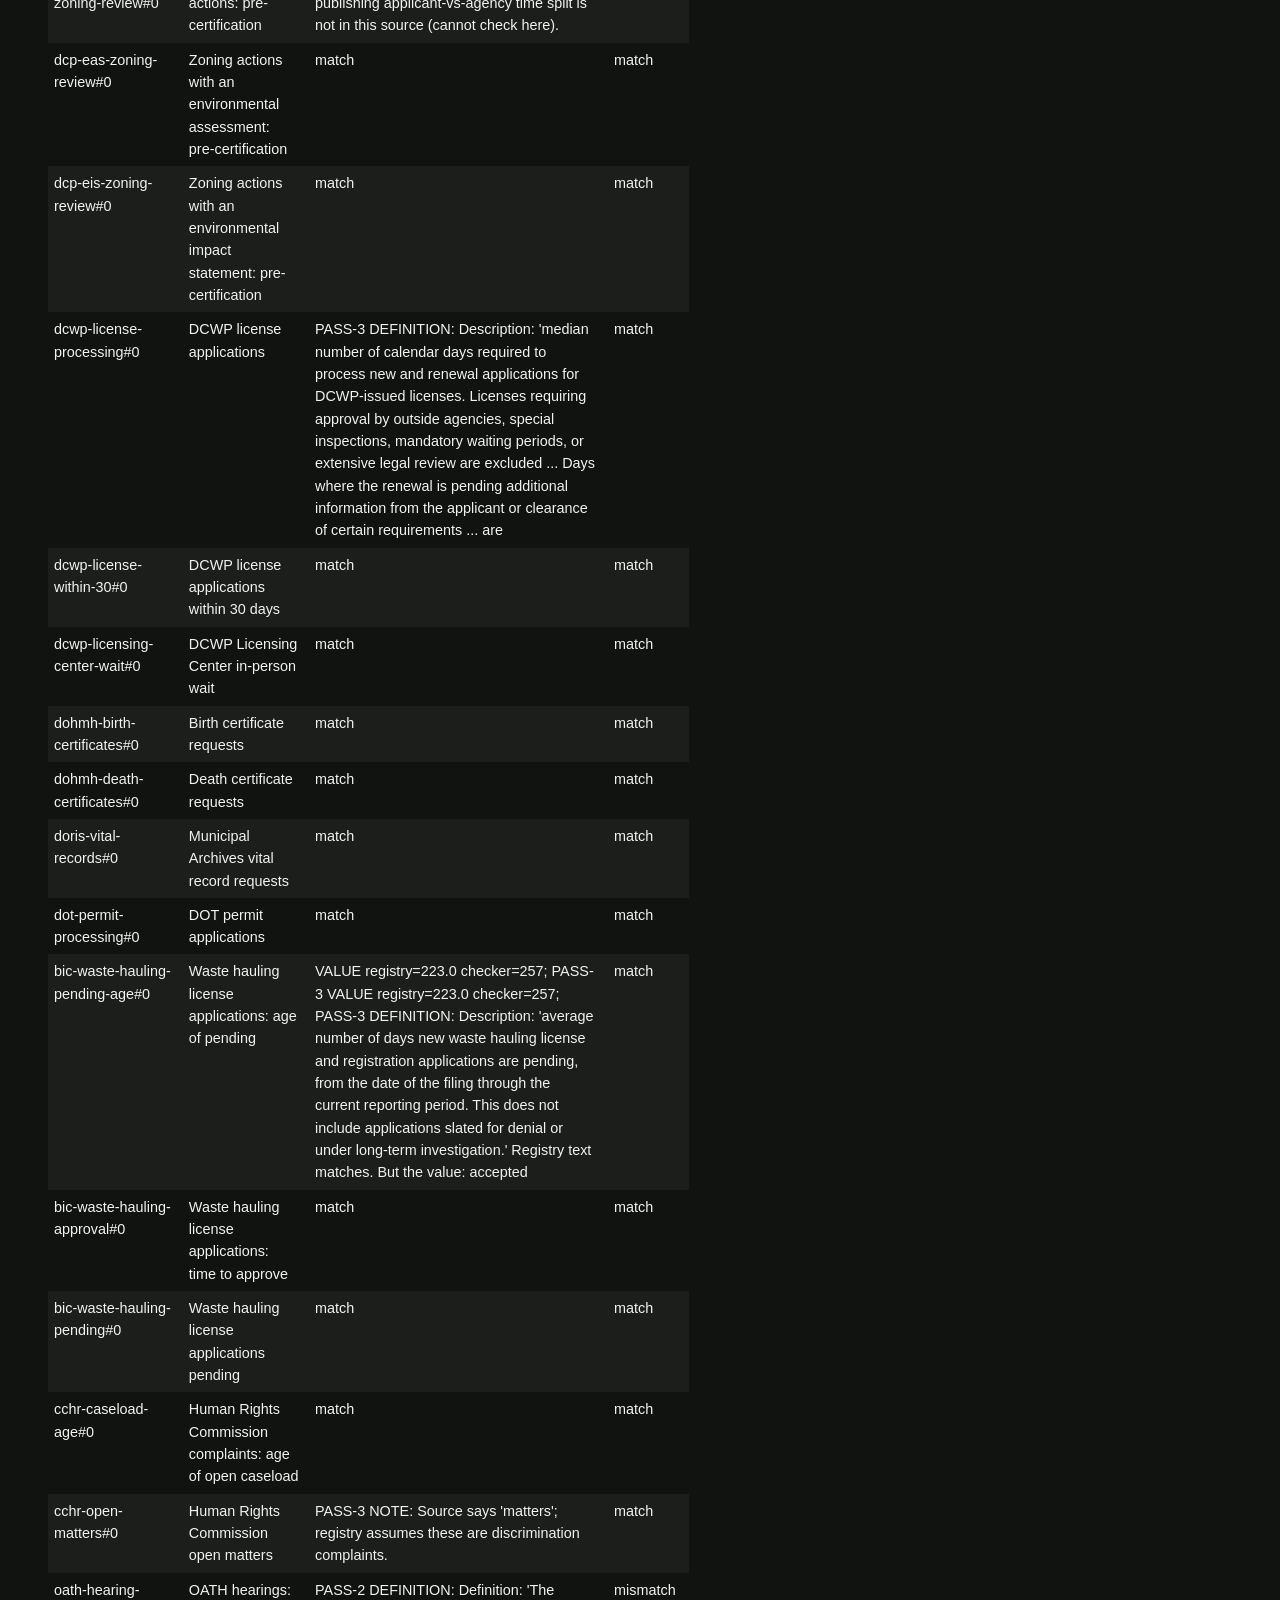
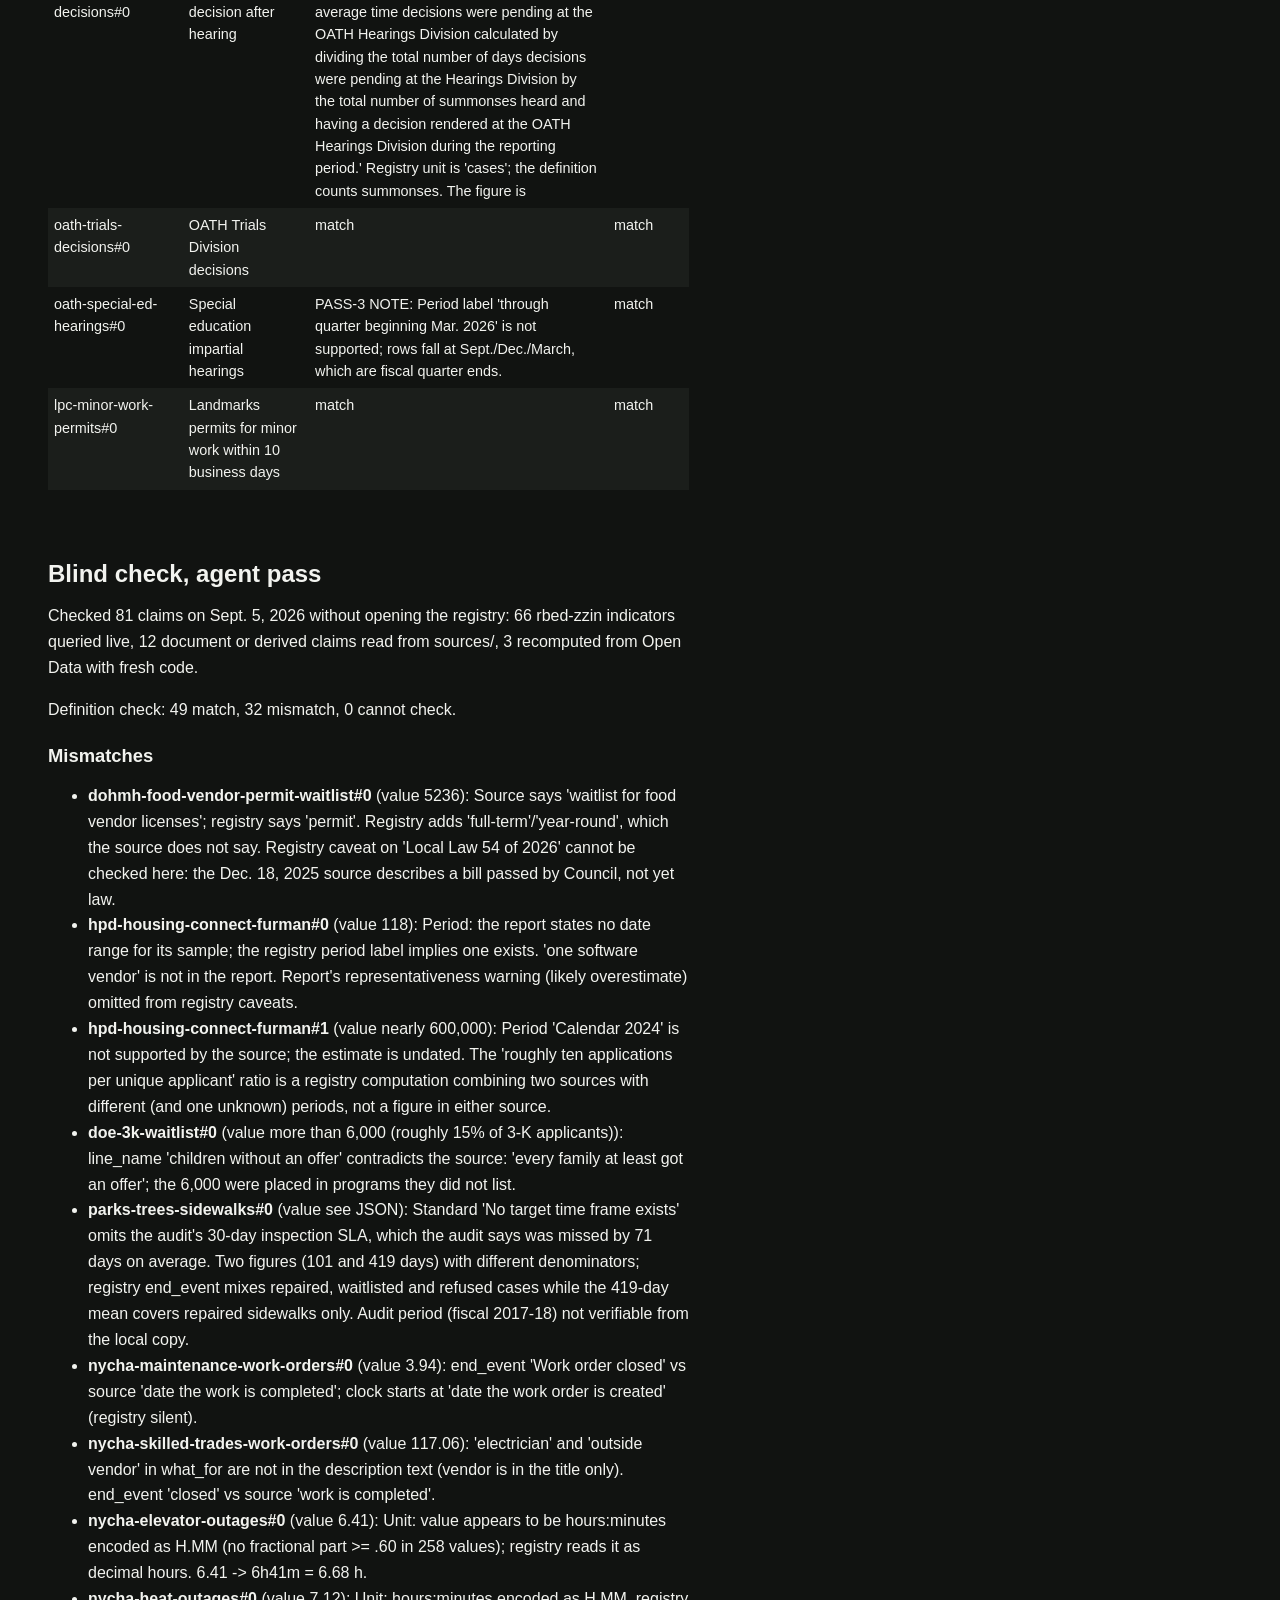
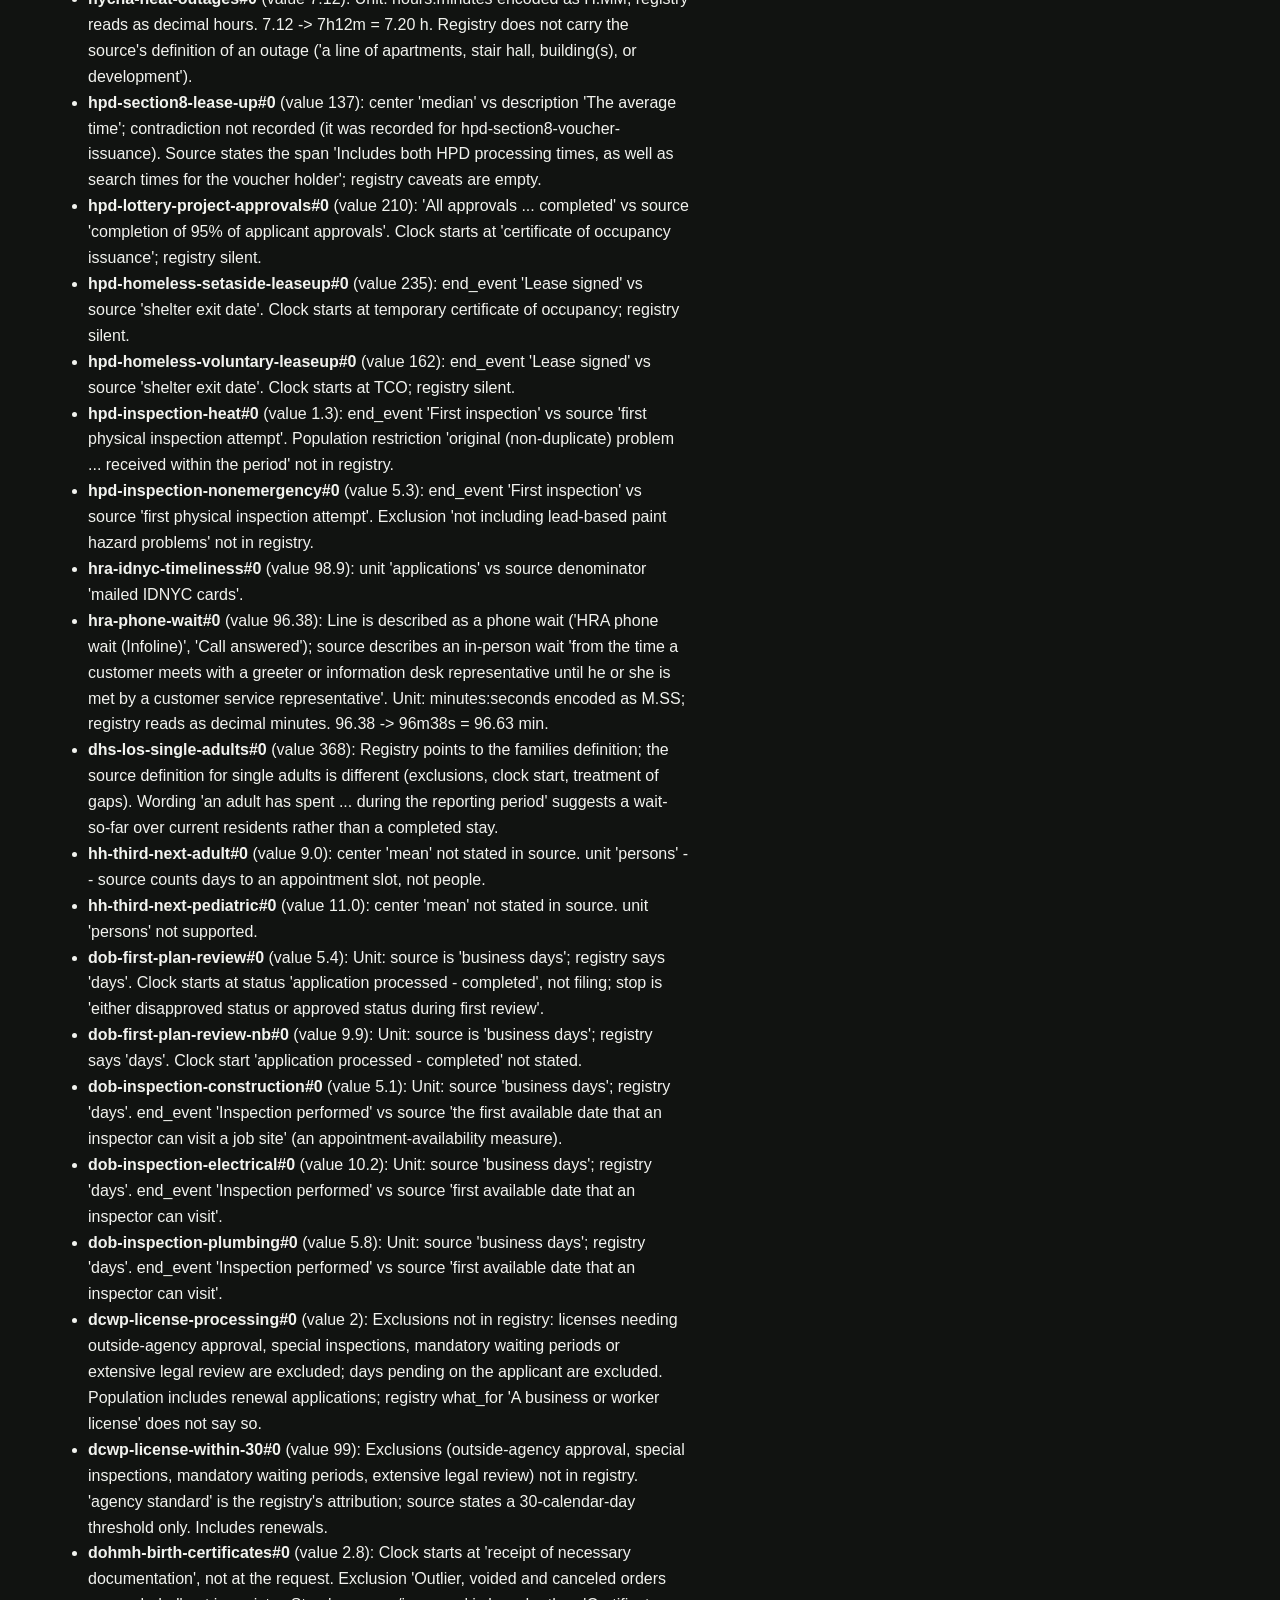
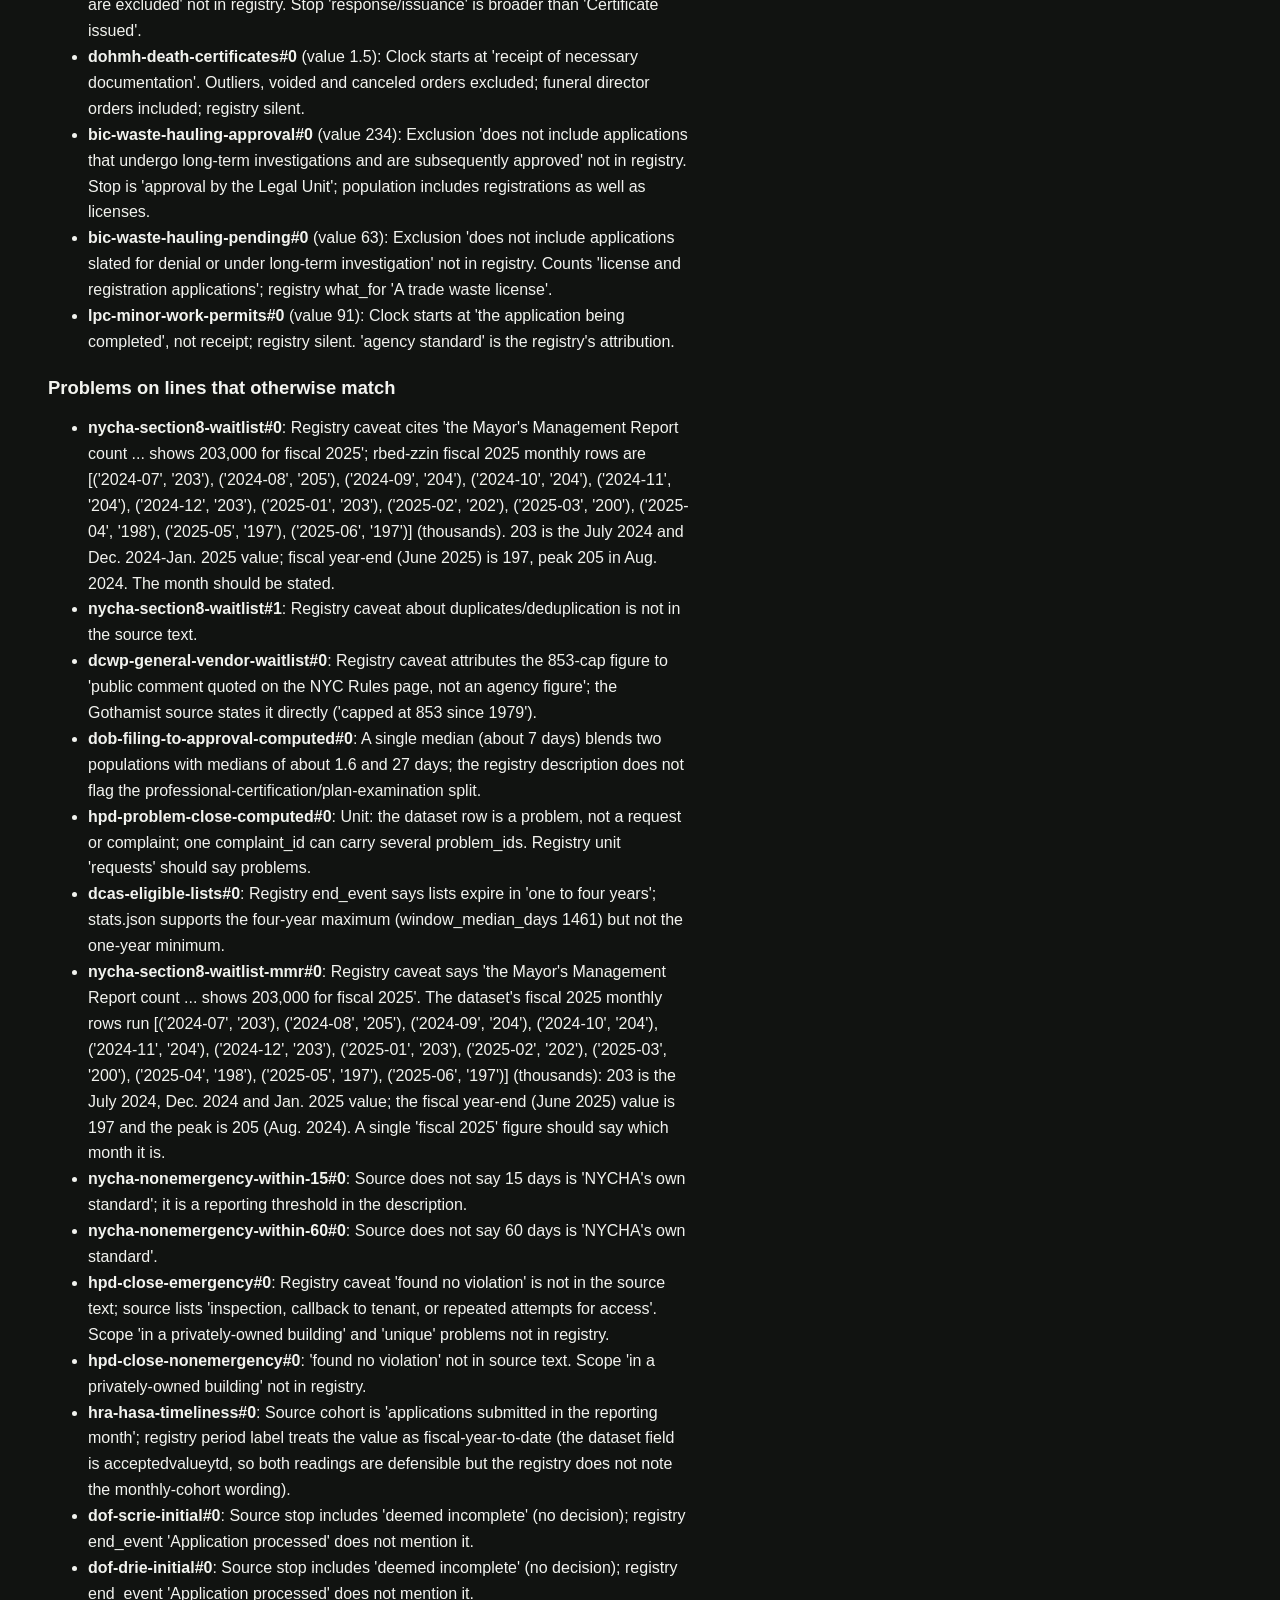
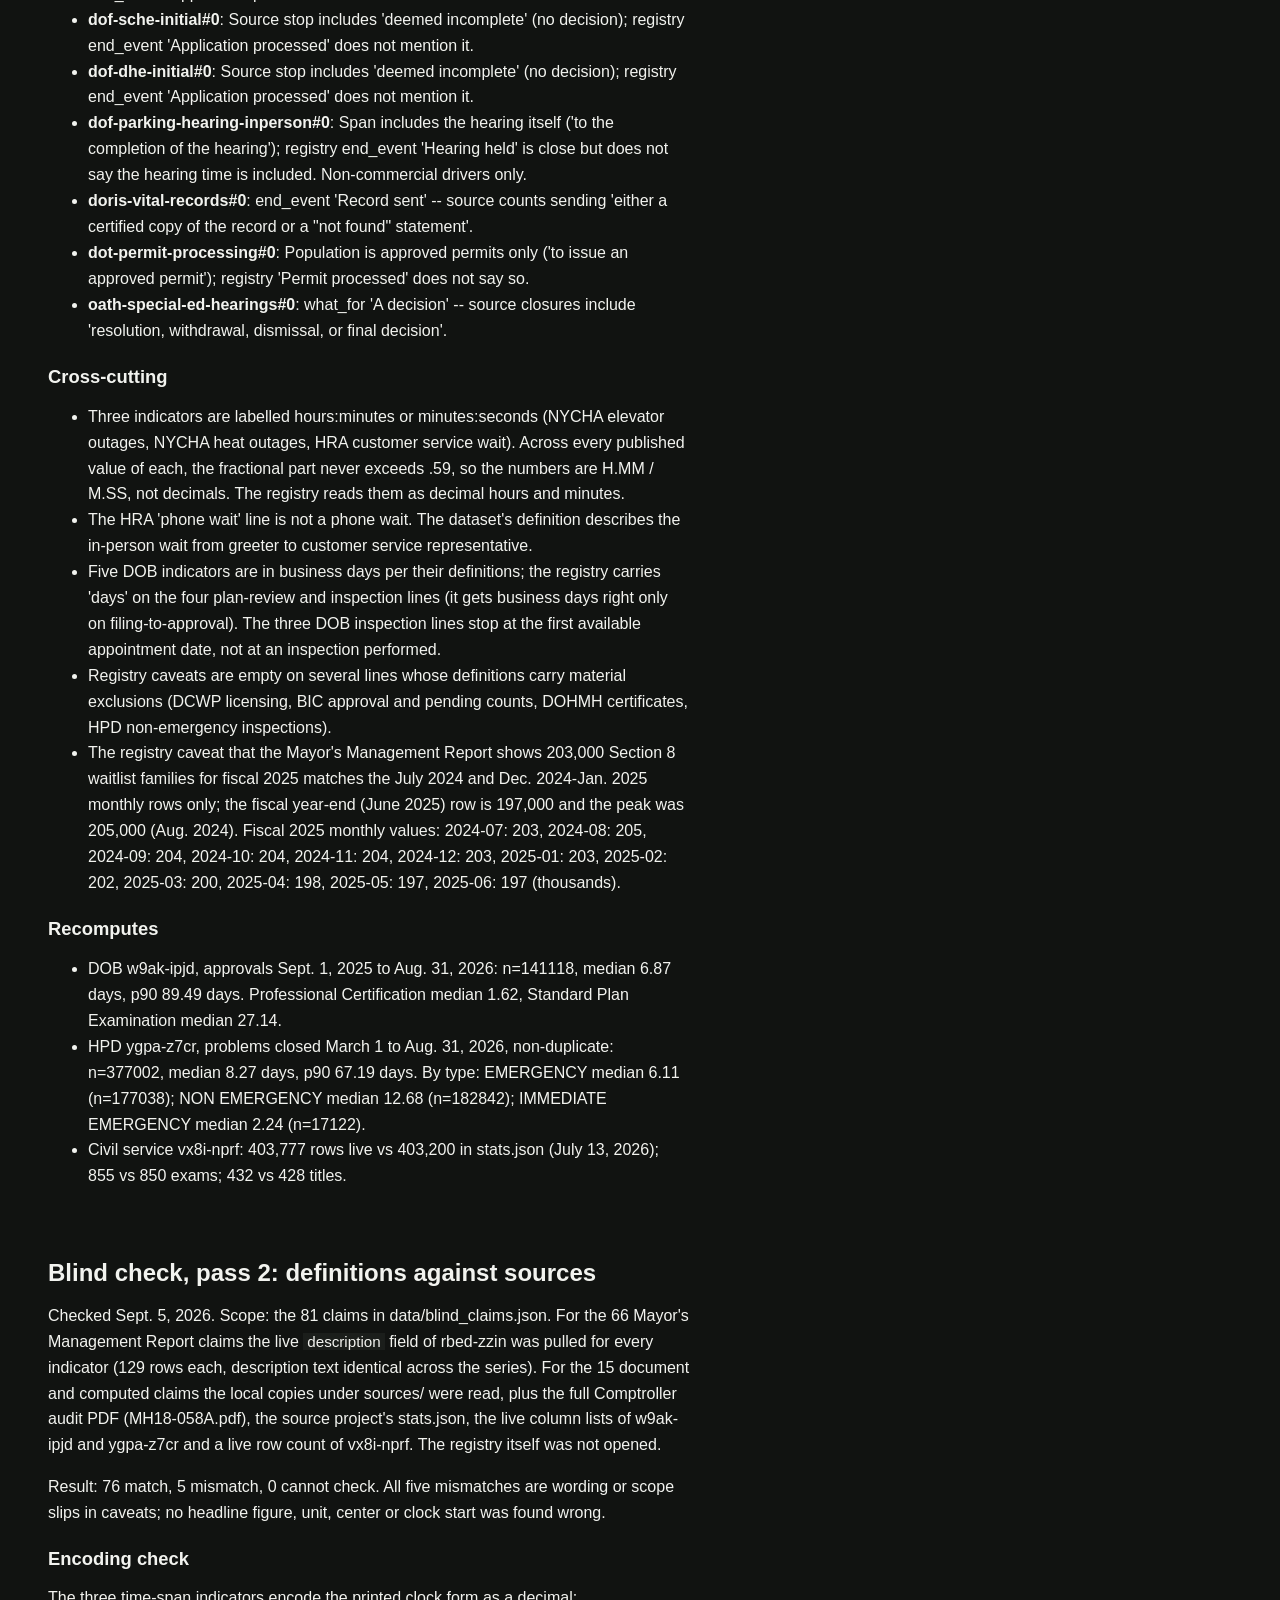
<file: checks.html>
<!DOCTYPE html>
<html lang="en">
<head>
<meta charset="utf-8">
<meta name="viewport" content="width=device-width, initial-scale=1">
<title>Fact-checking record · The Waiting City</title>
<link rel="preconnect" href="https://fonts.googleapis.com">
<link rel="preconnect" href="https://fonts.gstatic.com" crossorigin>
<link href="https://fonts.googleapis.com/css2?family=Gloock&display=swap" rel="stylesheet">
<link rel="stylesheet" href="house.css">
<style>
:root{--accent:var(--lilac)}
.doc{max-width:78ch;padding:18px clamp(16px,4vw,48px) 40px}
.doc h2{font-size:1.5rem;margin:30px 0 8px;line-height:1.15}
.doc h3{font-size:1.15rem;margin:22px 0 6px}
.doc h4,.doc h5{font-size:15px;font-weight:700;color:var(--fg);margin:18px 0 6px}
.doc p,.doc li{font-size:1rem;line-height:1.62}
.doc p.num{margin:4px 0}
.doc strong{color:var(--fg)}
.doc code{font-family:inherit;font-size:.95em;background:var(--bg2);color:var(--fg);padding:0 4px}
.doc .tw{overflow-x:auto;margin:10px 0 16px}
.doc table{border-collapse:collapse;font-size:.9rem;min-width:100%}
.doc th{font-size:var(--t-small);font-weight:700;color:var(--fg2);text-align:left;padding:6px 10px 6px 6px;vertical-align:bottom}
.doc td{padding:6px 10px 6px 6px;vertical-align:top}
.doc tr:nth-child(even) td{background:var(--bg2)}
hr.rule{border:0;margin:40px 0 0}
</style>
</head>
<body>
<div class="sheet">
  <div class="strip"><span><a href="index.html">The Waiting City</a> · Fact-checking record</span><span>Registry built Sept. 17, 2026 · <a href="methodology.html">Methodology</a> · <a href="checks.html">Checks</a> · <a href="gaps.html">Gaps</a></span></div>
  <div class="head"><h1>Fact-checking record</h1></div>
  <div class="doc"><h2>Blind check report</h2>
<p>Pass 1 (values and definitions) ran against the registry as built at about 14:00 ET on Sept. 5, 2026, with the checker blind to every registry value. It found 32 definition mismatches and about 20 further notes (data/blind_check_agent_summary.md); every one was then addressed in data/mmr_lines.json and data/queues_manual.json and the registry rebuilt. Pass 2 re-checked the corrected descriptions against the sources (data/blind_check_pass2_summary.md): 76 match, 5 caveat-wording issues, all corrected. Pass 3 was a fresh checker barred from the registry and from both earlier check files (data/blind_check_pass3_summary.md): values agreed on every figure; 4 definition mismatches and 33 notes, all addressed in the rebuild at about 17:15 ET, including a switch to the month value (dataset field acceptedvalue) for point-in-time counts, which the fiscal-year-to-date field had been averaging. Source-internal defects the passes surfaced are listed in data/source_issues.md. Pass 2 and 3 notes shown below describe the registry text as it stood before each fix.</p>
<h3>Update, Sept. 17, 2026: the fiscal 2026 Mayor's Management Report</h3>
<p>The city released the fiscal 2026 report on Sept. 17, 2026; the copy read here carries a last-modified time of 4:42 p.m. ET that day and a sha256 recorded in data/mmr_fy2026_pdf.json. NYC Open Data's indicator file (rbed-zzin) had not been refreshed past the preliminary report, so the 69 selected indicators were read out of the printed report by <code>scripts/fetch_mmr_pdf.py</code> and 65 registry figures moved from a partial year to full fiscal 2026 (July 1, 2025 to June 30, 2026). Checks run on that update:</p>
<ul>
<li><strong>Row identification.</strong> No indicator was matched by name. A printed row was accepted only when its own fiscal 2022 to 2025 columns equaled the values NYC Open Data publishes for those years; where two rows cleared that bar, the closer printed label had to win by a clear margin. All 69 were placed, and no printed column disagreed with the dataset, so the report restated no earlier year.</li>
<li><strong>Mechanical re-check.</strong> <code>scripts/blind_check.py</code> re-finds each quoted row in the local copy of the report text at the cited page, re-reads the fiscal 2026 column out of it and compares it to the registry, then re-queries Open Data live for the fiscal 2025 column the same row prints. 78 figures checked, no value, date, definition or quote mismatch; the three computed (A-c) figures are left to the blind pass, as before.</li>
<li><strong>One indicator did not report.</strong> HRA's Medicaid application timeliness rate prints NA for fiscal 2025 and fiscal 2026; that line still shows its fiscal 2024 figure and says so.</li>
<li><strong>One rename found.</strong> The printed report calls HRA's "Average wait time to speak with a customer service agent" an "Average customer in-person wait time" (page 234). The series is identical back to fiscal 2022, and the new name matches the definition the registry has used since Sept. 5. NYC Open Data still carries the old name. Recorded in data/source_issues.md.</li>
</ul>
<ul>
<li><strong>Blind pass, fourth checker.</strong> A checker barred from data/ and scripts/, and given only the indicator names and the report text, re-extracted all 69 fiscal 2026 actuals (data/blind_check_fy2026.json). It agreed on the value and the page for 68. The 69th is the HRA row above: the checker reported that no row called “Average wait time to speak with a customer service agent” exists in the HRA chapter, which is the rename, found independently. Every prior-year column it read matched as well.</li>
</ul>
<p>Values: 79 figures compared, 78 agree with the checker's independent extraction, 1 do not.</p>
<div class="tw"><table>
<tr><th>claim</th><th>line</th><th>value result / remaining definition issue</th><th>pass 2 definition</th></tr>
<tr><td>nycha-section8-waitlist#0</td><td>Section 8 Housing Choice Voucher waitlist</td><td>PASS-2 DEFINITION: 200,000 households; release: '200,000 households randomly selected via lottery' and later 'a total of 200,000 applications were randomly selected by lottery' -- both units present, caveat correct. 'will continue to be served and did not have to reapply' verbatim. MMR series checked live: July 2024 = 203, Aug 2024 = 205, June 2025 = 197 (thousands), as the caveat says. One unsupp</td><td>mismatch</td></tr>
<tr><td>nycha-section8-waitlist#1</td><td>Section 8 Housing Choice Voucher waitlist</td><td>PASS-3 VALUE registry=633808 checker={'online': 633808, 'paper': 4416, 'total': 638224}</td><td>match</td></tr>
<tr><td>nycha-section8-waitlist#2</td><td>Section 8 Housing Choice Voucher waitlist</td><td>match</td><td>match</td></tr>
<tr><td>nycha-section8-waitlist#3</td><td>Section 8 Housing Choice Voucher waitlist</td><td>match</td><td>match</td></tr>
<tr><td>hpd-housing-connect#0</td><td>Housing Connect affordable housing lotteries</td><td>match</td><td>match</td></tr>
<tr><td>dohmh-food-vendor-permit-waitlist#0</td><td>Food vendor waiting list (Department of Health)</td><td>match</td><td>match</td></tr>
<tr><td>dcwp-general-vendor-waitlist#0</td><td>General vendor license waitlist</td><td>match</td><td>match</td></tr>
<tr><td>dob-filing-to-approval-computed#0</td><td>DOB NOW filings: filing to approval (computed distribution)</td><td>PASS-3 NOTE: Single median masks a bimodal split by filing_review_type (about 1.6 vs 27 days).; PASS-3 NOTE: Timestamp vs date-only computation changes the median by up to a day; registry should state which it used.</td><td>match</td></tr>
<tr><td>hpd-problem-close-computed#0</td><td>HPD housing complaint problems: received to closed (computed distribution)</td><td>PASS-3 NOTE: Registry caveats do not mention the duplicate-flag exclusion or the emergency/non-emergency split.</td><td>match</td></tr>
<tr><td>dcas-eligible-lists#0</td><td>Civil service eligible lists</td><td>PASS-3 VALUE registry=403200 checker={'live_2026_09_05': {'rows': 403777, 'exams': 855, 'titles': 432}, 'stats_json_2026_07_13': {'candidates': 403200, 'exams': 850, 'titles': 428, 'oldest_list': '2018-02-14', 'newest_list': '2026-07-01'}, 'funnel': {'appointed': 452206, 'removed_total': 1674337}}; PASS-3 DEFINITION: Counts, the 1.67 million removals and 452,206 appointments, and the Sept. 5 live</td><td>match</td></tr>
<tr><td>hpd-housing-connect-furman#0</td><td>Housing Connect: verification and approval (Furman Center sample)</td><td>PASS-3 NOTE: Registry omits the clock start (receipt of a log number) and the exclusions (appeals, complaints, HPD audit) the report states.</td><td>match</td></tr>
<tr><td>hpd-housing-connect-furman#1</td><td>Housing Connect: verification and approval (Furman Center sample)</td><td>PASS-3 NOTE: Wording: source 'nearly 600,000', registry 'roughly 600,000'.</td><td>match</td></tr>
<tr><td>parks-trees-sidewalks#0</td><td>Trees and Sidewalks repair program</td><td>PASS-2 DEFINITION: Landing page: 'our review of 1,069 repaired sidewalks found that the average time from inspection to repair was 419 days'; 'homeowners had to wait an average of 101 days ... 71 days longer than the 30 day internal DPR SLA'; 'does not have a target time frame'; eligibility 'owner occupied one-, two-, and three-family homes (property tax class 1)'. Those match. Two mismatches: (1)</td><td>mismatch</td></tr>
<tr><td>housing-court-eviction-cases#0</td><td>Housing Court active eviction cases</td><td>PASS-3 NOTE: Source contradicts itself on the moratorium end (January 2021 in the intro vs January 15, 2022 in the body); registry notes only the intro-vs-key-findings difference.</td><td>match</td></tr>
<tr><td>nycha-section8-waitlist-mmr#0</td><td>Section 8 voucher waiting list (Mayor's Management Report count)</td><td>PASS-3 NOTE: Unit word: source says 'families', registry says 'households'.</td><td>match</td></tr>
<tr><td>nycha-vacant-unit-turnaround#0</td><td>Turnaround of vacant public housing apartments</td><td>match</td><td>match</td></tr>
<tr><td>nycha-maintenance-work-orders#0</td><td>NYCHA maintenance work orders</td><td>match</td><td>match</td></tr>
<tr><td>nycha-skilled-trades-work-orders#0</td><td>NYCHA skilled-trades and vendor work orders</td><td>match</td><td>match</td></tr>
<tr><td>nycha-elevator-outages#0</td><td>NYCHA elevator outages</td><td>PASS-3 NOTE: Encoding as hours:minutes is inferred from the title and measurement_type, not stated in the description; the registry should say so.</td><td>match</td></tr>
<tr><td>nycha-heat-outages#0</td><td>NYCHA heat outages</td><td>PASS-3 NOTE: FYTD value averages only heating-season months; July-Sept rows are 0.00.</td><td>match</td></tr>
<tr><td>nycha-nonemergency-service-requests#0</td><td>NYCHA non-emergency service requests</td><td>match</td><td>match</td></tr>
<tr><td>nycha-nonemergency-within-15#0</td><td>NYCHA non-emergency requests within 15 days</td><td>match</td><td>match</td></tr>
<tr><td>nycha-nonemergency-within-60#0</td><td>NYCHA non-emergency requests within 60 days</td><td>match</td><td>match</td></tr>
<tr><td>nycha-emergency-transfer#0</td><td>NYCHA emergency transfer requests</td><td>PASS-3 NOTE: Unit word: source says 'cases', registry says 'requests'.</td><td>match</td></tr>
<tr><td>hpd-section8-voucher-issuance#0</td><td>HPD Section 8: completed application to voucher</td><td>PASS-3 NOTE: Period label 'through quarter beginning Oct. 2025' is not supported by the dataset; the source only gives valuedate 2025-10-01 (and an identical 78 at 2025-09-01).; PASS-3 NOTE: Unit: description counts 'applications'; registry says 'households'.</td><td>match</td></tr>
<tr><td>hpd-section8-lease-up#0</td><td>HPD Section 8: voucher to lease</td><td>PASS-3 NOTE: Period label 'through quarter beginning Oct. 2025' is not supported by the dataset (valuedate 2025-10-01; identical 137 at 2025-09-01).</td><td>match</td></tr>
<tr><td>hpd-lottery-applicant-approval#0</td><td>Housing Connect: certificate of occupancy to applicant approval</td><td>match</td><td>match</td></tr>
<tr><td>hpd-lottery-project-approvals#0</td><td>Housing Connect: certificate of occupancy to 95% of applicant approvals</td><td>PASS-3 NOTE: Source description is internally garbled ('from the certificate of occupancy issuance to approval to completion of 95%').</td><td>match</td></tr>
<tr><td>hpd-homeless-setaside-leaseup#0</td><td>Homeless set-aside units in new construction: lease-up</td><td>match</td><td>match</td></tr>
<tr><td>hpd-homeless-voluntary-leaseup#0</td><td>Homeless voluntary units in new construction: lease-up</td><td>PASS-3 NOTE: Source description typos: 'revealed TCO' and 'HPS'.</td><td>match</td></tr>
<tr><td>hpd-inspection-heat#0</td><td>HPD heat and hot water complaints: first inspection</td><td>match</td><td>match</td></tr>
<tr><td>hpd-inspection-nonemergency#0</td><td>HPD non-emergency complaints: first inspection</td><td>match</td><td>match</td></tr>
<tr><td>hpd-close-emergency#0</td><td>HPD emergency complaint problems: close</td><td>PASS-3 NOTE: Unit inconsistency inside the registry: 'requests' here vs 'items (problems...)' on hpd-problem-close-computed for the same object; source says 'problems'.</td><td>match</td></tr>
<tr><td>hpd-close-nonemergency#0</td><td>HPD non-emergency complaint problems: close</td><td>PASS-2 DEFINITION: Definition: 'The median number of calendar days to close a nonemergency problem in a privately-owned building received before or during the period that was closed during the reporting period. Problems can be closed due to an inspection, callback to tenant, or repeated attempts for access.' Registry caveat says 'Scope is unique problems in privately owned buildings' -- the word '</td><td>mismatch</td></tr>
<tr><td>hra-cash-assistance-timeliness#0</td><td>Cash assistance applications decided on time</td><td>PASS-3 NOTE: end_event 'accepted or denied' is not the source's wording ('application processing completed').</td><td>match</td></tr>
<tr><td>hra-snap-timeliness#0</td><td>SNAP applications decided on time</td><td>PASS-3 NOTE: Nov. 2025 monthly and YTD values are blank in the dataset.</td><td>match</td></tr>
<tr><td>hra-medicaid-timeliness#0</td><td>Medicaid applications decided on time</td><td>PASS-3 NOTE: Caveat wording: data are unavailable after fiscal 2024 (from fiscal 2025), not 'since fiscal 2024'.; PASS-3 NOTE: Query per instructions ($limit=20) returns no non-NA row; had to widen to 129 rows.</td><td>match</td></tr>
<tr><td>hra-idnyc-timeliness#0</td><td>IDNYC cards issued on time</td><td>match</td><td>match</td></tr>
<tr><td>hra-hasa-timeliness#0</td><td>HASA rental assistance applications decided on time</td><td>PASS-3 NOTE: end_event 'approved or denied' vs source 'processed'.</td><td>match</td></tr>
<tr><td>hra-home-care-initiation#0</td><td>Home attendant and housekeeper services: start of care</td><td>match</td><td>match</td></tr>
<tr><td>dhs-los-families-children#0</td><td>Families with children in shelter: length of stay</td><td>match</td><td>match</td></tr>
<tr><td>dhs-los-single-adults#0</td><td>Single adults in shelter: length of stay</td><td>match</td><td>match</td></tr>
<tr><td>dhs-los-adult-families#0</td><td>Adult families in shelter: length of stay</td><td>PASS-3 NOTE: Caveat overstates: adult-families and families-with-children definitions are word-for-word the same; only single adults differs.</td><td>match</td></tr>
<tr><td>acs-child-care-eligibility#0</td><td>Child care assistance eligibility decided on time</td><td>match</td><td>match</td></tr>
<tr><td>hh-third-next-adult#0</td><td>NYC Health + Hospitals: new adult primary care appointment</td><td>match</td><td>match</td></tr>
<tr><td>hh-third-next-pediatric#0</td><td>NYC Health + Hospitals: new pediatric appointment</td><td>match</td><td>match</td></tr>
<tr><td>dcas-exam-results#0</td><td>Civil service exam results</td><td>match</td><td>match</td></tr>
<tr><td>dof-scrie-initial#0</td><td>SCRIE initial applications</td><td>match</td><td>match</td></tr>
<tr><td>dof-drie-initial#0</td><td>DRIE initial applications</td><td>match</td><td>match</td></tr>
<tr><td>dof-sche-initial#0</td><td>SCHE initial applications</td><td>match</td><td>match</td></tr>
<tr><td>dof-dhe-initial#0</td><td>DHE initial applications</td><td>match</td><td>match</td></tr>
<tr><td>dof-property-tax-refund#0</td><td>Property tax refunds</td><td>match</td><td>match</td></tr>
<tr><td>dof-parking-hearing-mail#0</td><td>Parking summons hearings by mail</td><td>match</td><td>match</td></tr>
<tr><td>dof-parking-hearing-inperson#0</td><td>Parking summons hearings in person</td><td>match</td><td>match</td></tr>
<tr><td>dob-filing-to-approval#0</td><td>DOB NOW filings: filing to approval</td><td>match</td><td>match</td></tr>
<tr><td>dob-first-plan-review#0</td><td>DOB NOW filings: first plan review</td><td>match</td><td>match</td></tr>
<tr><td>dob-first-plan-review-nb#0</td><td>DOB NOW new building filings: first plan review</td><td>match</td><td>match</td></tr>
<tr><td>dob-inspection-construction#0</td><td>DOB construction inspections</td><td>match</td><td>match</td></tr>
<tr><td>dob-inspection-electrical#0</td><td>DOB electrical inspections</td><td>match</td><td>match</td></tr>
<tr><td>dob-inspection-plumbing#0</td><td>DOB plumbing inspections</td><td>match</td><td>match</td></tr>
<tr><td>dcp-simple-zoning-review#0</td><td>Simple zoning actions: pre-certification</td><td>PASS-3 NOTE: Caveat about DCP publishing applicant-vs-agency time split is not in this source (cannot check here).</td><td>match</td></tr>
<tr><td>dcp-eas-zoning-review#0</td><td>Zoning actions with an environmental assessment: pre-certification</td><td>match</td><td>match</td></tr>
<tr><td>dcp-eis-zoning-review#0</td><td>Zoning actions with an environmental impact statement: pre-certification</td><td>match</td><td>match</td></tr>
<tr><td>dcwp-license-processing#0</td><td>DCWP license applications</td><td>PASS-3 DEFINITION: Description: 'median number of calendar days required to process new and renewal applications for DCWP-issued licenses. Licenses requiring approval by outside agencies, special inspections, mandatory waiting periods, or extensive legal review are excluded ... Days where the renewal is pending additional information from the applicant or clearance of certain requirements ... are</td><td>match</td></tr>
<tr><td>dcwp-license-within-30#0</td><td>DCWP license applications within 30 days</td><td>match</td><td>match</td></tr>
<tr><td>dcwp-licensing-center-wait#0</td><td>DCWP Licensing Center in-person wait</td><td>match</td><td>match</td></tr>
<tr><td>dohmh-birth-certificates#0</td><td>Birth certificate requests</td><td>match</td><td>match</td></tr>
<tr><td>dohmh-death-certificates#0</td><td>Death certificate requests</td><td>match</td><td>match</td></tr>
<tr><td>doris-vital-records#0</td><td>Municipal Archives vital record requests</td><td>match</td><td>match</td></tr>
<tr><td>dot-permit-processing#0</td><td>DOT permit applications</td><td>match</td><td>match</td></tr>
<tr><td>bic-waste-hauling-pending-age#0</td><td>Waste hauling license applications: age of pending</td><td>VALUE registry=223.0 checker=257; PASS-3 VALUE registry=223.0 checker=257; PASS-3 DEFINITION: Description: 'average number of days new waste hauling license and registration applications are pending, from the date of the filing through the current reporting period. This does not include applications slated for denial or under long-term investigation.' Registry text matches. But the value: accepted</td><td>match</td></tr>
<tr><td>bic-waste-hauling-approval#0</td><td>Waste hauling license applications: time to approve</td><td>match</td><td>match</td></tr>
<tr><td>bic-waste-hauling-pending#0</td><td>Waste hauling license applications pending</td><td>match</td><td>match</td></tr>
<tr><td>cchr-caseload-age#0</td><td>Human Rights Commission complaints: age of open caseload</td><td>match</td><td>match</td></tr>
<tr><td>cchr-open-matters#0</td><td>Human Rights Commission open matters</td><td>PASS-3 NOTE: Source says 'matters'; registry assumes these are discrimination complaints.</td><td>match</td></tr>
<tr><td>oath-hearing-decisions#0</td><td>OATH hearings: decision after hearing</td><td>PASS-2 DEFINITION: Definition: 'The average time decisions were pending at the OATH Hearings Division calculated by dividing the total number of days decisions were pending at the Hearings Division by the total number of summonses heard and having a decision rendered at the OATH Hearings Division during the reporting period.' Registry unit is 'cases'; the definition counts summonses. The figure is</td><td>mismatch</td></tr>
<tr><td>oath-trials-decisions#0</td><td>OATH Trials Division decisions</td><td>match</td><td>match</td></tr>
<tr><td>oath-special-ed-hearings#0</td><td>Special education impartial hearings</td><td>PASS-3 NOTE: Period label 'through quarter beginning Mar. 2026' is not supported; rows fall at Sept./Dec./March, which are fiscal quarter ends.</td><td>match</td></tr>
<tr><td>lpc-minor-work-permits#0</td><td>Landmarks permits for minor work within 10 business days</td><td>match</td><td>match</td></tr>
</table></div>
<hr class="rule">
<h2>Blind check, agent pass</h2>
<p>Checked 81 claims on Sept. 5, 2026 without opening the registry: 66 rbed-zzin indicators queried live, 12 document or derived claims read from sources/, 3 recomputed from Open Data with fresh code.</p>
<p>Definition check: 49 match, 32 mismatch, 0 cannot check.</p>
<h3>Mismatches</h3>
<ul>
<li><strong>dohmh-food-vendor-permit-waitlist#0</strong> (value 5236): Source says 'waitlist for food vendor licenses'; registry says 'permit'. Registry adds 'full-term'/'year-round', which the source does not say. Registry caveat on 'Local Law 54 of 2026' cannot be checked here: the Dec. 18, 2025 source describes a bill passed by Council, not yet law.</li>
<li><strong>hpd-housing-connect-furman#0</strong> (value 118): Period: the report states no date range for its sample; the registry period label implies one exists. 'one software vendor' is not in the report. Report's representativeness warning (likely overestimate) omitted from registry caveats.</li>
<li><strong>hpd-housing-connect-furman#1</strong> (value nearly 600,000): Period 'Calendar 2024' is not supported by the source; the estimate is undated. The 'roughly ten applications per unique applicant' ratio is a registry computation combining two sources with different (and one unknown) periods, not a figure in either source.</li>
<li><strong>doe-3k-waitlist#0</strong> (value more than 6,000 (roughly 15% of 3-K applicants)): line_name 'children without an offer' contradicts the source: 'every family at least got an offer'; the 6,000 were placed in programs they did not list.</li>
<li><strong>parks-trees-sidewalks#0</strong> (value see JSON): Standard 'No target time frame exists' omits the audit's 30-day inspection SLA, which the audit says was missed by 71 days on average. Two figures (101 and 419 days) with different denominators; registry end_event mixes repaired, waitlisted and refused cases while the 419-day mean covers repaired sidewalks only. Audit period (fiscal 2017-18) not verifiable from the local copy.</li>
<li><strong>nycha-maintenance-work-orders#0</strong> (value 3.94): end_event 'Work order closed' vs source 'date the work is completed'; clock starts at 'date the work order is created' (registry silent).</li>
<li><strong>nycha-skilled-trades-work-orders#0</strong> (value 117.06): 'electrician' and 'outside vendor' in what_for are not in the description text (vendor is in the title only). end_event 'closed' vs source 'work is completed'.</li>
<li><strong>nycha-elevator-outages#0</strong> (value 6.41): Unit: value appears to be hours:minutes encoded as H.MM (no fractional part &gt;= .60 in 258 values); registry reads it as decimal hours. 6.41 -&gt; 6h41m = 6.68 h.</li>
<li><strong>nycha-heat-outages#0</strong> (value 7.12): Unit: hours:minutes encoded as H.MM, registry reads as decimal hours. 7.12 -&gt; 7h12m = 7.20 h. Registry does not carry the source's definition of an outage ('a line of apartments, stair hall, building(s), or development').</li>
<li><strong>hpd-section8-lease-up#0</strong> (value 137): center 'median' vs description 'The average time'; contradiction not recorded (it was recorded for hpd-section8-voucher-issuance). Source states the span 'Includes both HPD processing times, as well as search times for the voucher holder'; registry caveats are empty.</li>
<li><strong>hpd-lottery-project-approvals#0</strong> (value 210): 'All approvals ... completed' vs source 'completion of 95% of applicant approvals'. Clock starts at 'certificate of occupancy issuance'; registry silent.</li>
<li><strong>hpd-homeless-setaside-leaseup#0</strong> (value 235): end_event 'Lease signed' vs source 'shelter exit date'. Clock starts at temporary certificate of occupancy; registry silent.</li>
<li><strong>hpd-homeless-voluntary-leaseup#0</strong> (value 162): end_event 'Lease signed' vs source 'shelter exit date'. Clock starts at TCO; registry silent.</li>
<li><strong>hpd-inspection-heat#0</strong> (value 1.3): end_event 'First inspection' vs source 'first physical inspection attempt'. Population restriction 'original (non-duplicate) problem ... received within the period' not in registry.</li>
<li><strong>hpd-inspection-nonemergency#0</strong> (value 5.3): end_event 'First inspection' vs source 'first physical inspection attempt'. Exclusion 'not including lead-based paint hazard problems' not in registry.</li>
<li><strong>hra-idnyc-timeliness#0</strong> (value 98.9): unit 'applications' vs source denominator 'mailed IDNYC cards'.</li>
<li><strong>hra-phone-wait#0</strong> (value 96.38): Line is described as a phone wait ('HRA phone wait (Infoline)', 'Call answered'); source describes an in-person wait 'from the time a customer meets with a greeter or information desk representative until he or she is met by a customer service representative'. Unit: minutes:seconds encoded as M.SS; registry reads as decimal minutes. 96.38 -&gt; 96m38s = 96.63 min.</li>
<li><strong>dhs-los-single-adults#0</strong> (value 368): Registry points to the families definition; the source definition for single adults is different (exclusions, clock start, treatment of gaps). Wording 'an adult has spent ... during the reporting period' suggests a wait-so-far over current residents rather than a completed stay.</li>
<li><strong>hh-third-next-adult#0</strong> (value 9.0): center 'mean' not stated in source. unit 'persons' -- source counts days to an appointment slot, not people.</li>
<li><strong>hh-third-next-pediatric#0</strong> (value 11.0): center 'mean' not stated in source. unit 'persons' not supported.</li>
<li><strong>dob-first-plan-review#0</strong> (value 5.4): Unit: source is 'business days'; registry says 'days'. Clock starts at status 'application processed - completed', not filing; stop is 'either disapproved status or approved status during first review'.</li>
<li><strong>dob-first-plan-review-nb#0</strong> (value 9.9): Unit: source is 'business days'; registry says 'days'. Clock start 'application processed - completed' not stated.</li>
<li><strong>dob-inspection-construction#0</strong> (value 5.1): Unit: source 'business days'; registry 'days'. end_event 'Inspection performed' vs source 'the first available date that an inspector can visit a job site' (an appointment-availability measure).</li>
<li><strong>dob-inspection-electrical#0</strong> (value 10.2): Unit: source 'business days'; registry 'days'. end_event 'Inspection performed' vs source 'first available date that an inspector can visit'.</li>
<li><strong>dob-inspection-plumbing#0</strong> (value 5.8): Unit: source 'business days'; registry 'days'. end_event 'Inspection performed' vs source 'first available date that an inspector can visit'.</li>
<li><strong>dcwp-license-processing#0</strong> (value 2): Exclusions not in registry: licenses needing outside-agency approval, special inspections, mandatory waiting periods or extensive legal review are excluded; days pending on the applicant are excluded. Population includes renewal applications; registry what_for 'A business or worker license' does not say so.</li>
<li><strong>dcwp-license-within-30#0</strong> (value 99): Exclusions (outside-agency approval, special inspections, mandatory waiting periods, extensive legal review) not in registry. 'agency standard' is the registry's attribution; source states a 30-calendar-day threshold only. Includes renewals.</li>
<li><strong>dohmh-birth-certificates#0</strong> (value 2.8): Clock starts at 'receipt of necessary documentation', not at the request. Exclusion 'Outlier, voided and canceled orders are excluded' not in registry. Stop 'response/issuance' is broader than 'Certificate issued'.</li>
<li><strong>dohmh-death-certificates#0</strong> (value 1.5): Clock starts at 'receipt of necessary documentation'. Outliers, voided and canceled orders excluded; funeral director orders included; registry silent.</li>
<li><strong>bic-waste-hauling-approval#0</strong> (value 234): Exclusion 'does not include applications that undergo long-term investigations and are subsequently approved' not in registry. Stop is 'approval by the Legal Unit'; population includes registrations as well as licenses.</li>
<li><strong>bic-waste-hauling-pending#0</strong> (value 63): Exclusion 'does not include applications slated for denial or under long-term investigation' not in registry. Counts 'license and registration applications'; registry what_for 'A trade waste license'.</li>
<li><strong>lpc-minor-work-permits#0</strong> (value 91): Clock starts at 'the application being completed', not receipt; registry silent. 'agency standard' is the registry's attribution.</li>
</ul>
<h3>Problems on lines that otherwise match</h3>
<ul>
<li><strong>nycha-section8-waitlist#0</strong>: Registry caveat cites 'the Mayor's Management Report count ... shows 203,000 for fiscal 2025'; rbed-zzin fiscal 2025 monthly rows are [('2024-07', '203'), ('2024-08', '205'), ('2024-09', '204'), ('2024-10', '204'), ('2024-11', '204'), ('2024-12', '203'), ('2025-01', '203'), ('2025-02', '202'), ('2025-03', '200'), ('2025-04', '198'), ('2025-05', '197'), ('2025-06', '197')] (thousands). 203 is the July 2024 and Dec. 2024-Jan. 2025 value; fiscal year-end (June 2025) is 197, peak 205 in Aug. 2024. The month should be stated.</li>
<li><strong>nycha-section8-waitlist#1</strong>: Registry caveat about duplicates/deduplication is not in the source text.</li>
<li><strong>dcwp-general-vendor-waitlist#0</strong>: Registry caveat attributes the 853-cap figure to 'public comment quoted on the NYC Rules page, not an agency figure'; the Gothamist source states it directly ('capped at 853 since 1979').</li>
<li><strong>dob-filing-to-approval-computed#0</strong>: A single median (about 7 days) blends two populations with medians of about 1.6 and 27 days; the registry description does not flag the professional-certification/plan-examination split.</li>
<li><strong>hpd-problem-close-computed#0</strong>: Unit: the dataset row is a problem, not a request or complaint; one complaint_id can carry several problem_ids. Registry unit 'requests' should say problems.</li>
<li><strong>dcas-eligible-lists#0</strong>: Registry end_event says lists expire in 'one to four years'; stats.json supports the four-year maximum (window_median_days 1461) but not the one-year minimum.</li>
<li><strong>nycha-section8-waitlist-mmr#0</strong>: Registry caveat says 'the Mayor's Management Report count ... shows 203,000 for fiscal 2025'. The dataset's fiscal 2025 monthly rows run [('2024-07', '203'), ('2024-08', '205'), ('2024-09', '204'), ('2024-10', '204'), ('2024-11', '204'), ('2024-12', '203'), ('2025-01', '203'), ('2025-02', '202'), ('2025-03', '200'), ('2025-04', '198'), ('2025-05', '197'), ('2025-06', '197')] (thousands): 203 is the July 2024, Dec. 2024 and Jan. 2025 value; the fiscal year-end (June 2025) value is 197 and the peak is 205 (Aug. 2024). A single 'fiscal 2025' figure should say which month it is.</li>
<li><strong>nycha-nonemergency-within-15#0</strong>: Source does not say 15 days is 'NYCHA's own standard'; it is a reporting threshold in the description.</li>
<li><strong>nycha-nonemergency-within-60#0</strong>: Source does not say 60 days is 'NYCHA's own standard'.</li>
<li><strong>hpd-close-emergency#0</strong>: Registry caveat 'found no violation' is not in the source text; source lists 'inspection, callback to tenant, or repeated attempts for access'. Scope 'in a privately-owned building' and 'unique' problems not in registry.</li>
<li><strong>hpd-close-nonemergency#0</strong>: 'found no violation' not in source text. Scope 'in a privately-owned building' not in registry.</li>
<li><strong>hra-hasa-timeliness#0</strong>: Source cohort is 'applications submitted in the reporting month'; registry period label treats the value as fiscal-year-to-date (the dataset field is acceptedvalueytd, so both readings are defensible but the registry does not note the monthly-cohort wording).</li>
<li><strong>dof-scrie-initial#0</strong>: Source stop includes 'deemed incomplete' (no decision); registry end_event 'Application processed' does not mention it.</li>
<li><strong>dof-drie-initial#0</strong>: Source stop includes 'deemed incomplete' (no decision); registry end_event 'Application processed' does not mention it.</li>
<li><strong>dof-sche-initial#0</strong>: Source stop includes 'deemed incomplete' (no decision); registry end_event 'Application processed' does not mention it.</li>
<li><strong>dof-dhe-initial#0</strong>: Source stop includes 'deemed incomplete' (no decision); registry end_event 'Application processed' does not mention it.</li>
<li><strong>dof-parking-hearing-inperson#0</strong>: Span includes the hearing itself ('to the completion of the hearing'); registry end_event 'Hearing held' is close but does not say the hearing time is included. Non-commercial drivers only.</li>
<li><strong>doris-vital-records#0</strong>: end_event 'Record sent' -- source counts sending 'either a certified copy of the record or a "not found" statement'.</li>
<li><strong>dot-permit-processing#0</strong>: Population is approved permits only ('to issue an approved permit'); registry 'Permit processed' does not say so.</li>
<li><strong>oath-special-ed-hearings#0</strong>: what_for 'A decision' -- source closures include 'resolution, withdrawal, dismissal, or final decision'.</li>
</ul>
<h3>Cross-cutting</h3>
<ul>
<li>Three indicators are labelled hours:minutes or minutes:seconds (NYCHA elevator outages, NYCHA heat outages, HRA customer service wait). Across every published value of each, the fractional part never exceeds .59, so the numbers are H.MM / M.SS, not decimals. The registry reads them as decimal hours and minutes.</li>
<li>The HRA 'phone wait' line is not a phone wait. The dataset's definition describes the in-person wait from greeter to customer service representative.</li>
<li>Five DOB indicators are in business days per their definitions; the registry carries 'days' on the four plan-review and inspection lines (it gets business days right only on filing-to-approval). The three DOB inspection lines stop at the first available appointment date, not at an inspection performed.</li>
<li>Registry caveats are empty on several lines whose definitions carry material exclusions (DCWP licensing, BIC approval and pending counts, DOHMH certificates, HPD non-emergency inspections).</li>
<li>The registry caveat that the Mayor's Management Report shows 203,000 Section 8 waitlist families for fiscal 2025 matches the July 2024 and Dec. 2024-Jan. 2025 monthly rows only; the fiscal year-end (June 2025) row is 197,000 and the peak was 205,000 (Aug. 2024). Fiscal 2025 monthly values: 2024-07: 203, 2024-08: 205, 2024-09: 204, 2024-10: 204, 2024-11: 204, 2024-12: 203, 2025-01: 203, 2025-02: 202, 2025-03: 200, 2025-04: 198, 2025-05: 197, 2025-06: 197 (thousands).</li>
</ul>
<h3>Recomputes</h3>
<ul>
<li>DOB w9ak-ipjd, approvals Sept. 1, 2025 to Aug. 31, 2026: n=141118, median 6.87 days, p90 89.49 days. Professional Certification median 1.62, Standard Plan Examination median 27.14.</li>
<li>HPD ygpa-z7cr, problems closed March 1 to Aug. 31, 2026, non-duplicate: n=377002, median 8.27 days, p90 67.19 days. By type: EMERGENCY median 6.11 (n=177038); NON EMERGENCY median 12.68 (n=182842); IMMEDIATE EMERGENCY median 2.24 (n=17122).</li>
<li>Civil service vx8i-nprf: 403,777 rows live vs 403,200 in stats.json (July 13, 2026); 855 vs 850 exams; 432 vs 428 titles.</li>
</ul>
<hr class="rule">
<h2>Blind check, pass 2: definitions against sources</h2>
<p>Checked Sept. 5, 2026. Scope: the 81 claims in data/blind_claims.json. For the 66 Mayor's Management Report claims the live <code>description</code> field of rbed-zzin was pulled for every indicator (129 rows each, description text identical across the series). For the 15 document and computed claims the local copies under sources/ were read, plus the full Comptroller audit PDF (MH18-058A.pdf), the source project's stats.json, the live column lists of w9ak-ipjd and ygpa-z7cr and a live row count of vx8i-nprf. The registry itself was not opened.</p>
<p>Result: 76 match, 5 mismatch, 0 cannot check. All five mismatches are wording or scope slips in caveats; no headline figure, unit, center or clock start was found wrong.</p>
<h3>Encoding check</h3>
<p>The three time-span indicators encode the printed clock form as a decimal:</p>
<ul>
<li>NYCHA elevator outages (hours:minutes): 129 values, fractional part never above .58.</li>
<li>NYCHA heat outages (hours:minutes): 82 values, fractional part never above .59.</li>
<li>HRA benefits-center wait (minutes:seconds): 129 values, fractional part never above .59.</li>
</ul>
<p>That is consistent with H.MM and M.SS across the whole series. Decoding to decimal hours or minutes is the right treatment.</p>
<h3>Remaining mismatches</h3>
<p class="num">1. parks-trees-sidewalks#0. The caveat says "Stale: fiscal 2017-18 data." The audit says "The scope of this audit was July 1, 2015 through December 31, 2017" and "1,069 sidewalks were repaired during Fiscal Year 2017 (July 1, 2016 through June 30, 2017)." The 419-day average is fiscal 2017 repairs and the audit covers fiscal 2016 and 2017, not 2017-18. The period_label's note that "the full report should be pulled" can be closed out with that scope sentence. Separately, the caveat describes the program page as having "a waitlist tier for sites rated 80 to 89 and a three-year expectation for 90 and above"; the page's chart reads "&lt;80", "80-90" and "90-100", with "Site has been waitlisted" under 80-90 and "Site expected to be repaired within three years" under 90-100.</p>
<p class="num">2. nycha-section8-waitlist#0. The caveat says "Households leave the list when housed, when they fail to respond or when found ineligible." The release supports only the eligibility part: "Being named to the waitlist does not necessarily guarantee receipt of a voucher, as applicant eligibility must be confirmed." Failure to respond is not in the source.</p>
<p class="num">3. doe-3k-unlisted-placement#0. The caveat pairs "94,840 3-K and pre-K applications in 2025" with "about 27,000 of 136,000 seats unfilled." Chalkbeat's 136,000 is "seats for the city's free child care programs for children ages 4 and under," which includes infant and toddler care; 3-K plus pre-K capacity in the May 2025 story was roughly 117,000.</p>
<p class="num">4. hpd-close-nonemergency#0. The caveat says "Scope is unique problems in privately owned buildings." Only the emergency indicator's definition says "unique"; the non-emergency definition reads "a nonemergency problem in a privately-owned building received before or during the period that was closed during the reporting period."</p>
<p class="num">5. oath-hearing-decisions#0. The registry unit is "cases"; the definition divides "the total number of days decisions were pending" by "the total number of summonses heard and having a decision rendered." Summonses, not cases, and the figure is a ratio of pending-days to decisions rather than a straightforward per-case mean.</p>
<h3>Notes on matches worth a glance</h3>
<ul>
<li>nycha-section8-waitlist-mmr#0: the indicator counts "families"; the registry says "households." HUD's "family" includes single persons, so the two are interchangeable here, but the definition's word is families. The caveat's monthly figures were confirmed live: 203 (July 2024), 205 (Aug. 2024), 197 (June 2025), thousands.</li>
<li>hpd-housing-connect#0: the six-million sentence is in the reporter's voice; the Tigani attribution is inferred from the sentence that follows it.</li>
<li>dcas-eligible-lists#0: live count on Sept. 5, 2026 was 403,777 rows, 855 exams, 432 titles, exactly as the caveat says; stats.json gives 1,674,337 removals and 452,206 appointments from certifications starting Nov. 7, 2007.</li>
<li>The four HRA and ACS timeliness standards cite regulations (18 NYCRR 351.8, 7 CFR 273.2, 42 CFR 435.912, 18 NYCRR 415) that were not checked in this pass; the quoted definition text for each does match.</li>
</ul>
<hr class="rule">
<h2>Blind check, pass 3</h2>
<p>Checked all 81 claims in data/blind_claims.json on Sept. 5, 2026 without opening the registry, the queue files, the computed files or scripts/. Sources used: the local copies under sources/, the live rbed-zzin dataset (66 claims), fresh recomputations from w9ak-ipjd and ygpa-z7cr, the live vx8i-nprf dataset and nyc-civil-service-hiring/data/stats.json.</p>
<p>Counts: 81 claims; definition_check match 77, mismatch 4, cannot check 0. 29 claims carry at least one problem note; 33 problem notes in total. Confidence: high 76, medium 5, low 0.</p>
<h3>Values extracted</h3>
<p>Every rbed-zzin indicator returned a value except Medicaid timeliness, which needed 129 rows rather than 20 to reach its last non-NA figure (88.4, June 2024). The Section 8 waitlist (000) indicator reads 202, i.e. 202,000 families, multiplication_factor 1000. The three time-format indicators (elevator 6.41 hours:minutes, heat 7.12 hours:minutes, HRA counter wait 96.38 minutes:seconds) are consistent with H.MM / M.SS encoding: no fractional part in any FY2026 row exceeds .59, though the dataset never says so.</p>
<p>DOB recomputation (w9ak-ipjd, approvals Sept. 1, 2025 to Aug. 31, 2026): n 141118, median 6.87 days, p90 89.49 days; Professional Certification median 1.62 days (n 65704), Standard Plan Examination median 27.14 days (n 75414). Because filing_date is date-only and approved_date has a time of day, a date-only computation gives median 6.0 and p90 89.0.</p>
<p>HPD recomputation (ygpa-z7cr, problems closed March 1 to Aug. 31, 2026, duplicates excluded): n 377002 (37659 duplicate rows dropped), median 8.27 days, p90 67.19 days; by type: EMERGENCY median 6.11 (n 177038); IMMEDIATE EMERGENCY median 2.24 (n 17122); NON EMERGENCY median 12.68 (n 182842).</p>
<p>Civil service: live vx8i-nprf holds 403,777 rows, 855 exams, 432 titles on Sept. 5, 2026; stats.json (generated 2026-07-13) says 403,200 candidates, 850 exams, 428 titles, 452,206 appointed and 1,674,337 removed since 2007. All match the registry caveats.</p>
<h3>Mismatches</h3>
<ul>
<li>dcas-eligible-lists#0: 'Lists last up to four years' / 'expire after at most four years' is contradicted by extension_date on 92,636 rows; 88,082 current entries are on lists past their four-year anniversary.</li>
<li>parks-trees-sidewalks#0: Unit 'requests' vs source '1,069 repaired sidewalks' (work orders). Period label details (scope July 1, 2015-Dec. 31, 2017; fiscal 2017) are absent from the local copy in sources/ and verified only against the live full PDF, which should be added to sources/.</li>
<li>dcwp-license-processing#0: Registry caveat generalizes the applicant-pending exclusion to all applications; source text limits it to 'the renewal'.</li>
<li>bic-waste-hauling-pending-age#0: Value selection: acceptedvalueytd 257 is a fiscal-year average of monthly pending ages; the March 2026 snapshot is 223. Registry period label promises the as-of-March value for point-in-time measures.</li>
</ul>
<h3>All problem notes, by claim</h3>
<ul>
<li>nycha-section8-waitlist#0 (match): Release uses four unit words for 200,000 (households, applications, applicants, New Yorkers); registry caveat cites two.</li>
<li>dob-filing-to-approval-computed#0 (match): Single median masks a bimodal split by filing_review_type (about 1.6 vs 27 days).</li>
<li>dob-filing-to-approval-computed#0 (match): Timestamp vs date-only computation changes the median by up to a day; registry should state which it used.</li>
<li>hpd-problem-close-computed#0 (match): Registry caveats do not mention the duplicate-flag exclusion or the emergency/non-emergency split.</li>
<li>dcas-eligible-lists#0 (mismatch): 'Lists last up to four years' / 'expire after at most four years' is contradicted by extension_date on 92,636 rows; 88,082 current entries are on lists past their four-year anniversary.</li>
<li>hpd-housing-connect-furman#0 (match): Registry omits the clock start (receipt of a log number) and the exclusions (appeals, complaints, HPD audit) the report states.</li>
<li>hpd-housing-connect-furman#1 (match): Wording: source 'nearly 600,000', registry 'roughly 600,000'.</li>
<li>doe-3k-unlisted-placement#0 (match): 'including infant and toddler care' is inferred, not stated, in the Jan. 30, 2026 Chalkbeat text.</li>
<li>parks-trees-sidewalks#0 (mismatch): Unit 'requests' vs source '1,069 repaired sidewalks' (work orders).</li>
<li>parks-trees-sidewalks#0 (mismatch): Period label details (scope July 1, 2015-Dec. 31, 2017; fiscal 2017) are absent from the local copy in sources/ and verified only against the live full PDF, which should be added to sources/.</li>
<li>housing-court-eviction-cases#0 (match): Source contradicts itself on the moratorium end (January 2021 in the intro vs January 15, 2022 in the body); registry notes only the intro-vs-key-findings difference.</li>
<li>nycha-section8-waitlist-mmr#0 (match): Unit word: source says 'families', registry says 'households'.</li>
<li>nycha-elevator-outages#0 (match): Encoding as hours:minutes is inferred from the title and measurement_type, not stated in the description; the registry should say so.</li>
<li>nycha-heat-outages#0 (match): FYTD value averages only heating-season months; July-Sept rows are 0.00.</li>
<li>nycha-emergency-transfer#0 (match): Unit word: source says 'cases', registry says 'requests'.</li>
<li>hpd-section8-voucher-issuance#0 (match): Period label 'through quarter beginning Oct. 2025' is not supported by the dataset; the source only gives valuedate 2025-10-01 (and an identical 78 at 2025-09-01).</li>
<li>hpd-section8-voucher-issuance#0 (match): Unit: description counts 'applications'; registry says 'households'.</li>
<li>hpd-section8-lease-up#0 (match): Period label 'through quarter beginning Oct. 2025' is not supported by the dataset (valuedate 2025-10-01; identical 137 at 2025-09-01).</li>
<li>hpd-lottery-project-approvals#0 (match): Source description is internally garbled ('from the certificate of occupancy issuance to approval to completion of 95%').</li>
<li>hpd-homeless-voluntary-leaseup#0 (match): Source description typos: 'revealed TCO' and 'HPS'.</li>
<li>hpd-close-emergency#0 (match): Unit inconsistency inside the registry: 'requests' here vs 'items (problems...)' on hpd-problem-close-computed for the same object; source says 'problems'.</li>
<li>hpd-close-nonemergency#0 (match): Unit: source 'problem', registry 'requests'.</li>
<li>hra-cash-assistance-timeliness#0 (match): end_event 'accepted or denied' is not the source's wording ('application processing completed').</li>
<li>hra-snap-timeliness#0 (match): Nov. 2025 monthly and YTD values are blank in the dataset.</li>
<li>hra-medicaid-timeliness#0 (match): Caveat wording: data are unavailable after fiscal 2024 (from fiscal 2025), not 'since fiscal 2024'.</li>
<li>hra-medicaid-timeliness#0 (match): Query per instructions ($limit=20) returns no non-NA row; had to widen to 129 rows.</li>
<li>hra-hasa-timeliness#0 (match): end_event 'approved or denied' vs source 'processed'.</li>
<li>dhs-los-adult-families#0 (match): Caveat overstates: adult-families and families-with-children definitions are word-for-word the same; only single adults differs.</li>
<li>dcp-simple-zoning-review#0 (match): Caveat about DCP publishing applicant-vs-agency time split is not in this source (cannot check here).</li>
<li>dcwp-license-processing#0 (mismatch): Registry caveat generalizes the applicant-pending exclusion to all applications; source text limits it to 'the renewal'.</li>
<li>bic-waste-hauling-pending-age#0 (mismatch): Value selection: acceptedvalueytd 257 is a fiscal-year average of monthly pending ages; the March 2026 snapshot is 223. Registry period label promises the as-of-March value for point-in-time measures.</li>
<li>cchr-open-matters#0 (match): Source says 'matters'; registry assumes these are discrimination complaints.</li>
<li>oath-special-ed-hearings#0 (match): Period label 'through quarter beginning Mar. 2026' is not supported; rows fall at Sept./Dec./March, which are fiscal quarter ends.</li>
</ul>
<h3>Things that checked out and are worth saying</h3>
<ul>
<li>NYCHA press release: 200,000; 633,808 online and 4,416 paper applications; the 1,000-a-month goal 'contingent on funding and the authorized voucher capacity'; 'Last year, NYCHA issued 7,538 vouchers'; the Sept. 29, 2025 pause ('NYCHA must temporarily pause voucher issuance and outreach to applicants on the general HCV waitlist'); and the MMR trail 203,000 (July 2024), 205,000 (Aug. 2024), 197,000 (June 2025) all verified.</li>
<li>Gothamist: 5,236 people (food, Department of Health) and about 8,900 people (general merchandise, DCWP); 853 cap since 1979; NYC Rules pages confirm the Dec. 12, 2021 effective date, 'full-term permit waiting list', up to 445 permits a year for 10 years from July 1, 2022, and Local Law 54 of 2026.</li>
<li>Furman: 118-day median from log number to approval for an offer, about 64,000 applications in 101 buildings, sample 'more likely to result in overestimates of processing times', 'nearly 600,000 unique Housing Connect applicants', HPD's 142 days in fiscal 2025.</li>
<li>Chalkbeat 2025: 'Roughly 15% of 3-K applicants, more than 6,000 students'; CBS 2024: 'more than 2,400 ... out of the 43,000 who applied'; Chalkbeat 2026: 94,840 applications, 'more than 27,000 of roughly 136,000 seats', offer for any family applying by the deadline.</li>
<li>Comptroller trees audit: 419-day mean over 1,069 repaired sidewalks; 30-day SLA missed by 71 days; no repair target. Parks page: 80-90 waitlisted, 90-100 within three years, below 80 hire a contractor.</li>
<li>Comptroller evictions: about 33,000 to 177,000 active cases, March 2020 to March 2024 in the key findings.</li>
<li>Of the 66 rbed-zzin descriptions, 64 match the registry's plain-language reading on center (mean/median), clock start and stop, calendar vs business days, and the exclusions the registry lists. Registry caveats that quote the description ('the definition does not call it a standard', 'first physical inspection attempt', 'received before or during the period', 'Includes both HPD processing times, as well as search times') are verbatim-accurate.</li>
</ul></div>
  <div class="foot">The Waiting City · Josh Greenman · <a href="index.html">Back to the registry</a></div>
</div>
</body>
</html>
</file>
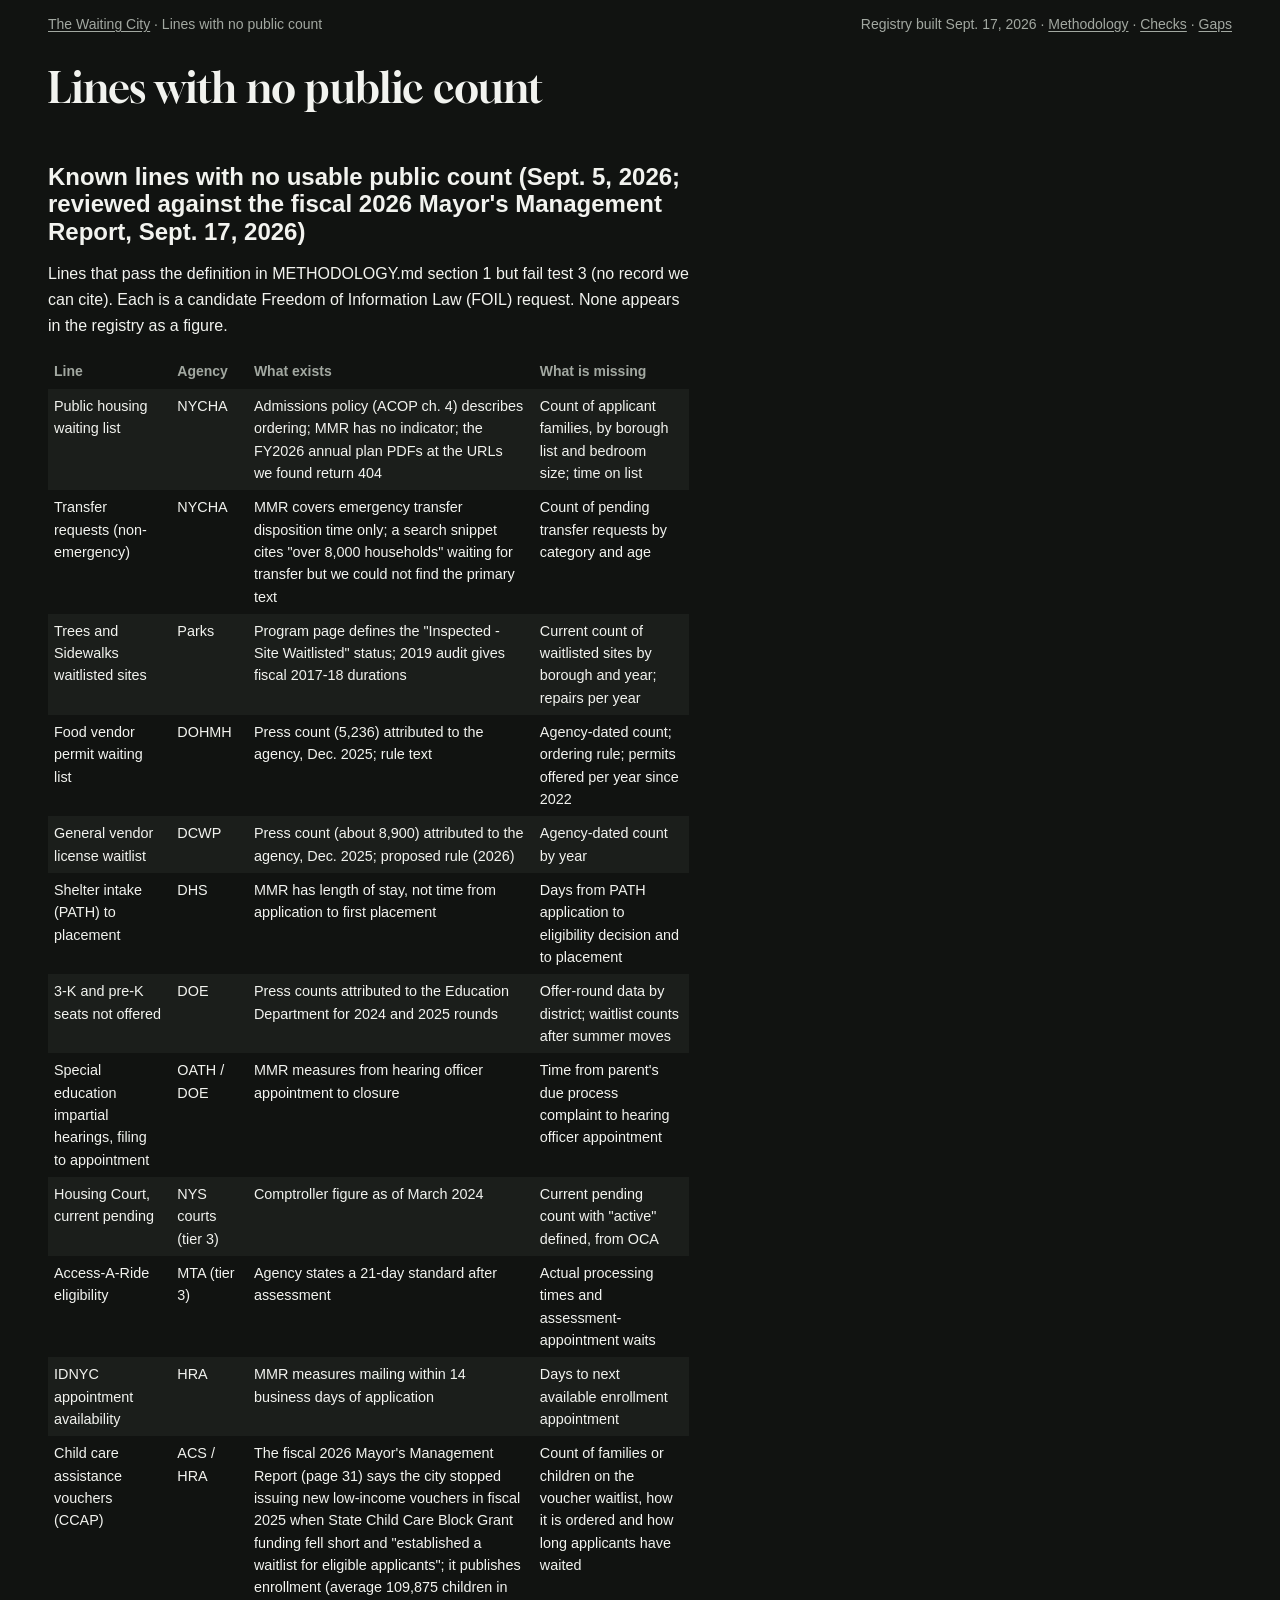
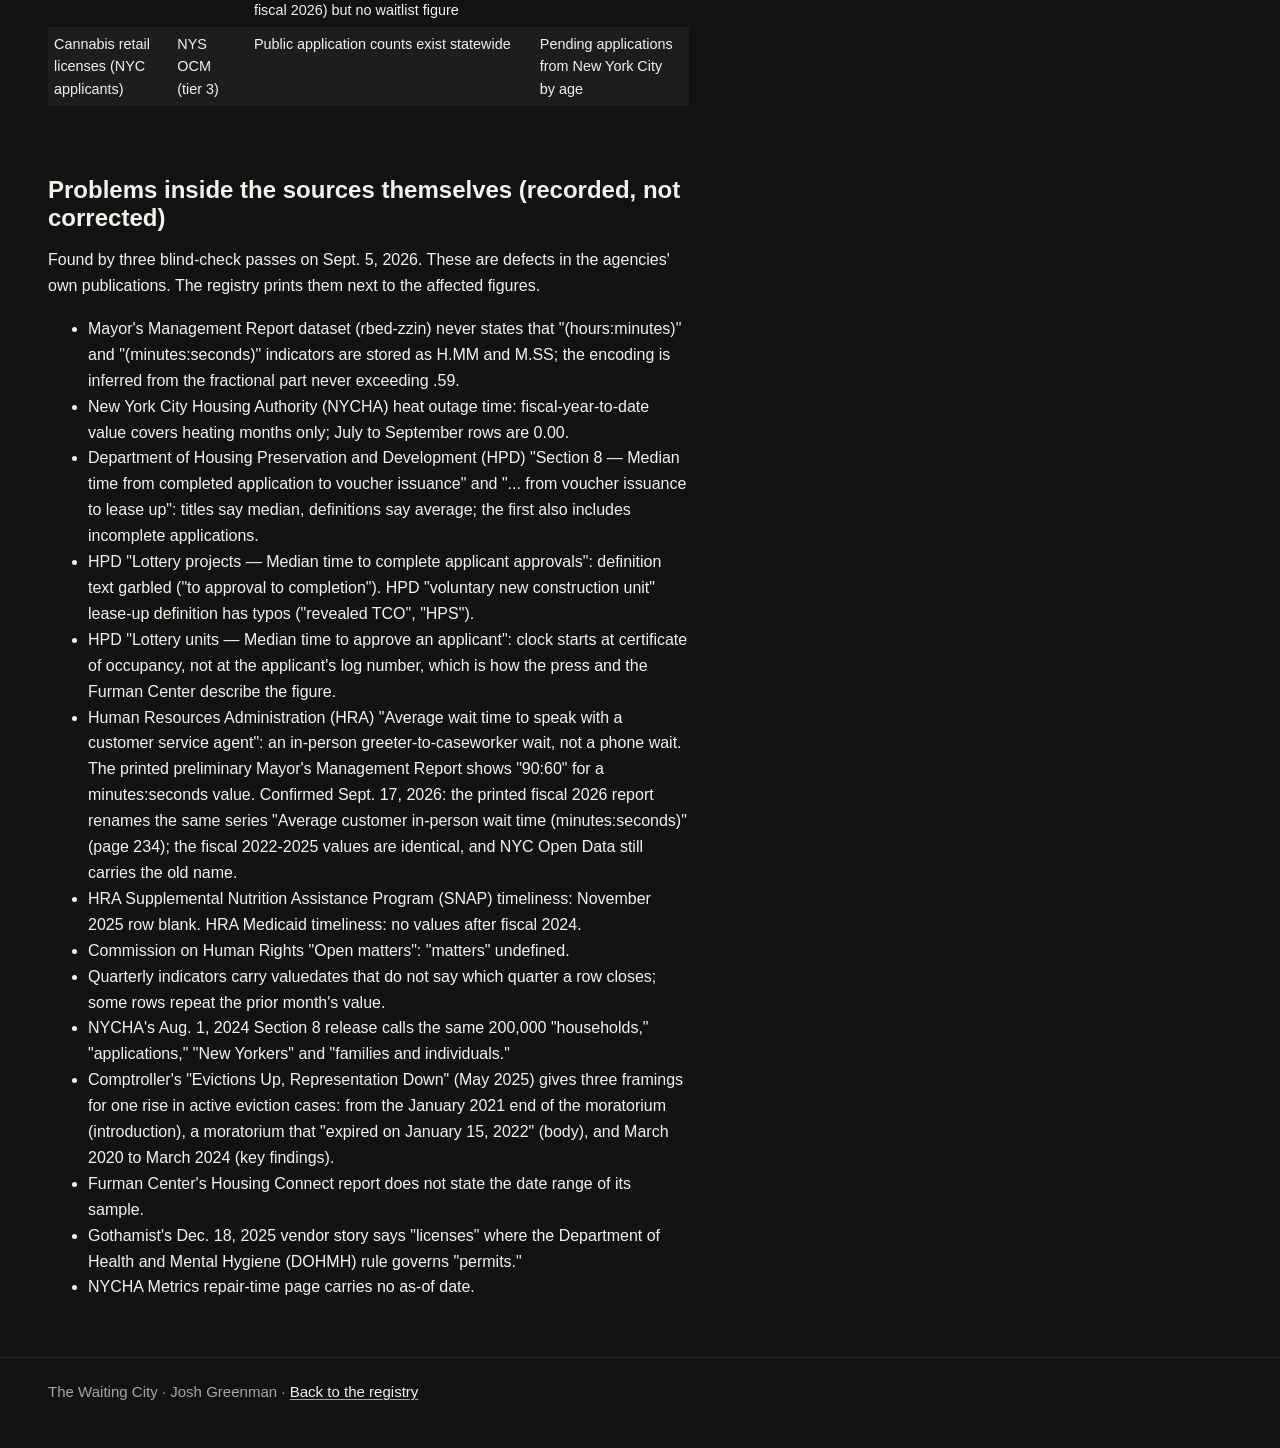
<file: gaps.html>
<!DOCTYPE html>
<html lang="en">
<head>
<meta charset="utf-8">
<meta name="viewport" content="width=device-width, initial-scale=1">
<title>Lines with no public count · The Waiting City</title>
<link rel="preconnect" href="https://fonts.googleapis.com">
<link rel="preconnect" href="https://fonts.gstatic.com" crossorigin>
<link href="https://fonts.googleapis.com/css2?family=Gloock&display=swap" rel="stylesheet">
<link rel="stylesheet" href="house.css">
<style>
:root{--accent:var(--lilac)}
.doc{max-width:78ch;padding:18px clamp(16px,4vw,48px) 40px}
.doc h2{font-size:1.5rem;margin:30px 0 8px;line-height:1.15}
.doc h3{font-size:1.15rem;margin:22px 0 6px}
.doc h4,.doc h5{font-size:15px;font-weight:700;color:var(--fg);margin:18px 0 6px}
.doc p,.doc li{font-size:1rem;line-height:1.62}
.doc p.num{margin:4px 0}
.doc strong{color:var(--fg)}
.doc code{font-family:inherit;font-size:.95em;background:var(--bg2);color:var(--fg);padding:0 4px}
.doc .tw{overflow-x:auto;margin:10px 0 16px}
.doc table{border-collapse:collapse;font-size:.9rem;min-width:100%}
.doc th{font-size:var(--t-small);font-weight:700;color:var(--fg2);text-align:left;padding:6px 10px 6px 6px;vertical-align:bottom}
.doc td{padding:6px 10px 6px 6px;vertical-align:top}
.doc tr:nth-child(even) td{background:var(--bg2)}
hr.rule{border:0;margin:40px 0 0}
</style>
</head>
<body>
<div class="sheet">
  <div class="strip"><span><a href="index.html">The Waiting City</a> · Lines with no public count</span><span>Registry built Sept. 17, 2026 · <a href="methodology.html">Methodology</a> · <a href="checks.html">Checks</a> · <a href="gaps.html">Gaps</a></span></div>
  <div class="head"><h1>Lines with no public count</h1></div>
  <div class="doc"><h2>Known lines with no usable public count (Sept. 5, 2026; reviewed against the fiscal 2026 Mayor's Management Report, Sept. 17, 2026)</h2>
<p>Lines that pass the definition in METHODOLOGY.md section 1 but fail test 3 (no record we can cite). Each is a candidate Freedom of Information Law (FOIL) request. None appears in the registry as a figure.</p>
<div class="tw"><table>
<tr><th>Line</th><th>Agency</th><th>What exists</th><th>What is missing</th></tr>
<tr><td>Public housing waiting list</td><td>NYCHA</td><td>Admissions policy (ACOP ch. 4) describes ordering; MMR has no indicator; the FY2026 annual plan PDFs at the URLs we found return 404</td><td>Count of applicant families, by borough list and bedroom size; time on list</td></tr>
<tr><td>Transfer requests (non-emergency)</td><td>NYCHA</td><td>MMR covers emergency transfer disposition time only; a search snippet cites "over 8,000 households" waiting for transfer but we could not find the primary text</td><td>Count of pending transfer requests by category and age</td></tr>
<tr><td>Trees and Sidewalks waitlisted sites</td><td>Parks</td><td>Program page defines the "Inspected - Site Waitlisted" status; 2019 audit gives fiscal 2017-18 durations</td><td>Current count of waitlisted sites by borough and year; repairs per year</td></tr>
<tr><td>Food vendor permit waiting list</td><td>DOHMH</td><td>Press count (5,236) attributed to the agency, Dec. 2025; rule text</td><td>Agency-dated count; ordering rule; permits offered per year since 2022</td></tr>
<tr><td>General vendor license waitlist</td><td>DCWP</td><td>Press count (about 8,900) attributed to the agency, Dec. 2025; proposed rule (2026)</td><td>Agency-dated count by year</td></tr>
<tr><td>Shelter intake (PATH) to placement</td><td>DHS</td><td>MMR has length of stay, not time from application to first placement</td><td>Days from PATH application to eligibility decision and to placement</td></tr>
<tr><td>3-K and pre-K seats not offered</td><td>DOE</td><td>Press counts attributed to the Education Department for 2024 and 2025 rounds</td><td>Offer-round data by district; waitlist counts after summer moves</td></tr>
<tr><td>Special education impartial hearings, filing to appointment</td><td>OATH / DOE</td><td>MMR measures from hearing officer appointment to closure</td><td>Time from parent's due process complaint to hearing officer appointment</td></tr>
<tr><td>Housing Court, current pending</td><td>NYS courts (tier 3)</td><td>Comptroller figure as of March 2024</td><td>Current pending count with "active" defined, from OCA</td></tr>
<tr><td>Access-A-Ride eligibility</td><td>MTA (tier 3)</td><td>Agency states a 21-day standard after assessment</td><td>Actual processing times and assessment-appointment waits</td></tr>
<tr><td>IDNYC appointment availability</td><td>HRA</td><td>MMR measures mailing within 14 business days of application</td><td>Days to next available enrollment appointment</td></tr>
<tr><td>Child care assistance vouchers (CCAP)</td><td>ACS / HRA</td><td>The fiscal 2026 Mayor's Management Report (page 31) says the city stopped issuing new low-income vouchers in fiscal 2025 when State Child Care Block Grant funding fell short and "established a waitlist for eligible applicants"; it publishes enrollment (average 109,875 children in fiscal 2026) but no waitlist figure</td><td>Count of families or children on the voucher waitlist, how it is ordered and how long applicants have waited</td></tr>
<tr><td>Cannabis retail licenses (NYC applicants)</td><td>NYS OCM (tier 3)</td><td>Public application counts exist statewide</td><td>Pending applications from New York City by age</td></tr>
</table></div>
<hr class="rule">
<h2>Problems inside the sources themselves (recorded, not corrected)</h2>
<p>Found by three blind-check passes on Sept. 5, 2026. These are defects in the agencies' own publications. The registry prints them next to the affected figures.</p>
<ul>
<li>Mayor's Management Report dataset (rbed-zzin) never states that "(hours:minutes)" and "(minutes:seconds)" indicators are stored as H.MM and M.SS; the encoding is inferred from the fractional part never exceeding .59.</li>
<li>New York City Housing Authority (NYCHA) heat outage time: fiscal-year-to-date value covers heating months only; July to September rows are 0.00.</li>
<li>Department of Housing Preservation and Development (HPD) "Section 8 — Median time from completed application to voucher issuance" and "... from voucher issuance to lease up": titles say median, definitions say average; the first also includes incomplete applications.</li>
<li>HPD "Lottery projects — Median time to complete applicant approvals": definition text garbled ("to approval to completion"). HPD "voluntary new construction unit" lease-up definition has typos ("revealed TCO", "HPS").</li>
<li>HPD "Lottery units — Median time to approve an applicant": clock starts at certificate of occupancy, not at the applicant's log number, which is how the press and the Furman Center describe the figure.</li>
<li>Human Resources Administration (HRA) "Average wait time to speak with a customer service agent": an in-person greeter-to-caseworker wait, not a phone wait. The printed preliminary Mayor's Management Report shows "90:60" for a minutes:seconds value. Confirmed Sept. 17, 2026: the printed fiscal 2026 report renames the same series "Average customer in-person wait time (minutes:seconds)" (page 234); the fiscal 2022-2025 values are identical, and NYC Open Data still carries the old name.</li>
<li>HRA Supplemental Nutrition Assistance Program (SNAP) timeliness: November 2025 row blank. HRA Medicaid timeliness: no values after fiscal 2024.</li>
<li>Commission on Human Rights "Open matters": "matters" undefined.</li>
<li>Quarterly indicators carry valuedates that do not say which quarter a row closes; some rows repeat the prior month's value.</li>
<li>NYCHA's Aug. 1, 2024 Section 8 release calls the same 200,000 "households," "applications," "New Yorkers" and "families and individuals."</li>
<li>Comptroller's "Evictions Up, Representation Down" (May 2025) gives three framings for one rise in active eviction cases: from the January 2021 end of the moratorium (introduction), a moratorium that "expired on January 15, 2022" (body), and March 2020 to March 2024 (key findings).</li>
<li>Furman Center's Housing Connect report does not state the date range of its sample.</li>
<li>Gothamist's Dec. 18, 2025 vendor story says "licenses" where the Department of Health and Mental Hygiene (DOHMH) rule governs "permits."</li>
<li>NYCHA Metrics repair-time page carries no as-of date.</li>
</ul></div>
  <div class="foot">The Waiting City · Josh Greenman · <a href="index.html">Back to the registry</a></div>
</div>
</body>
</html>
</file>
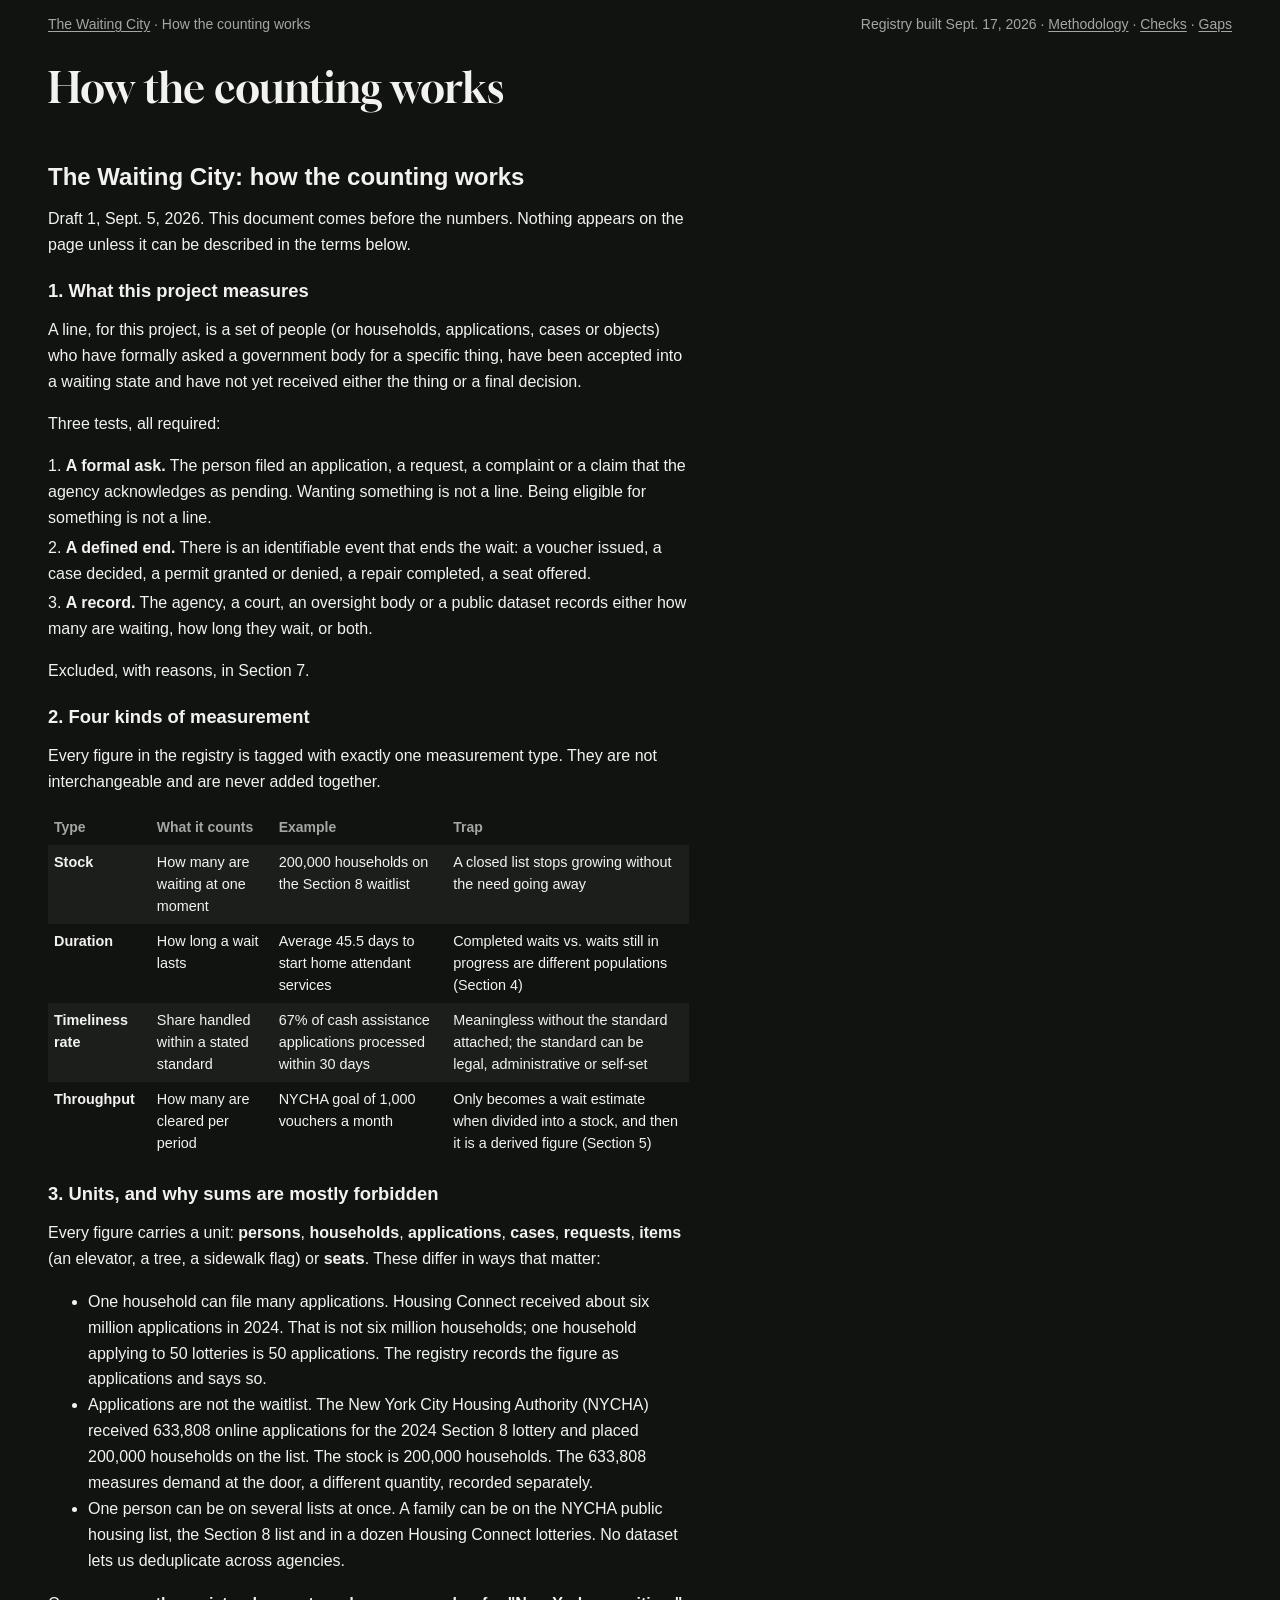
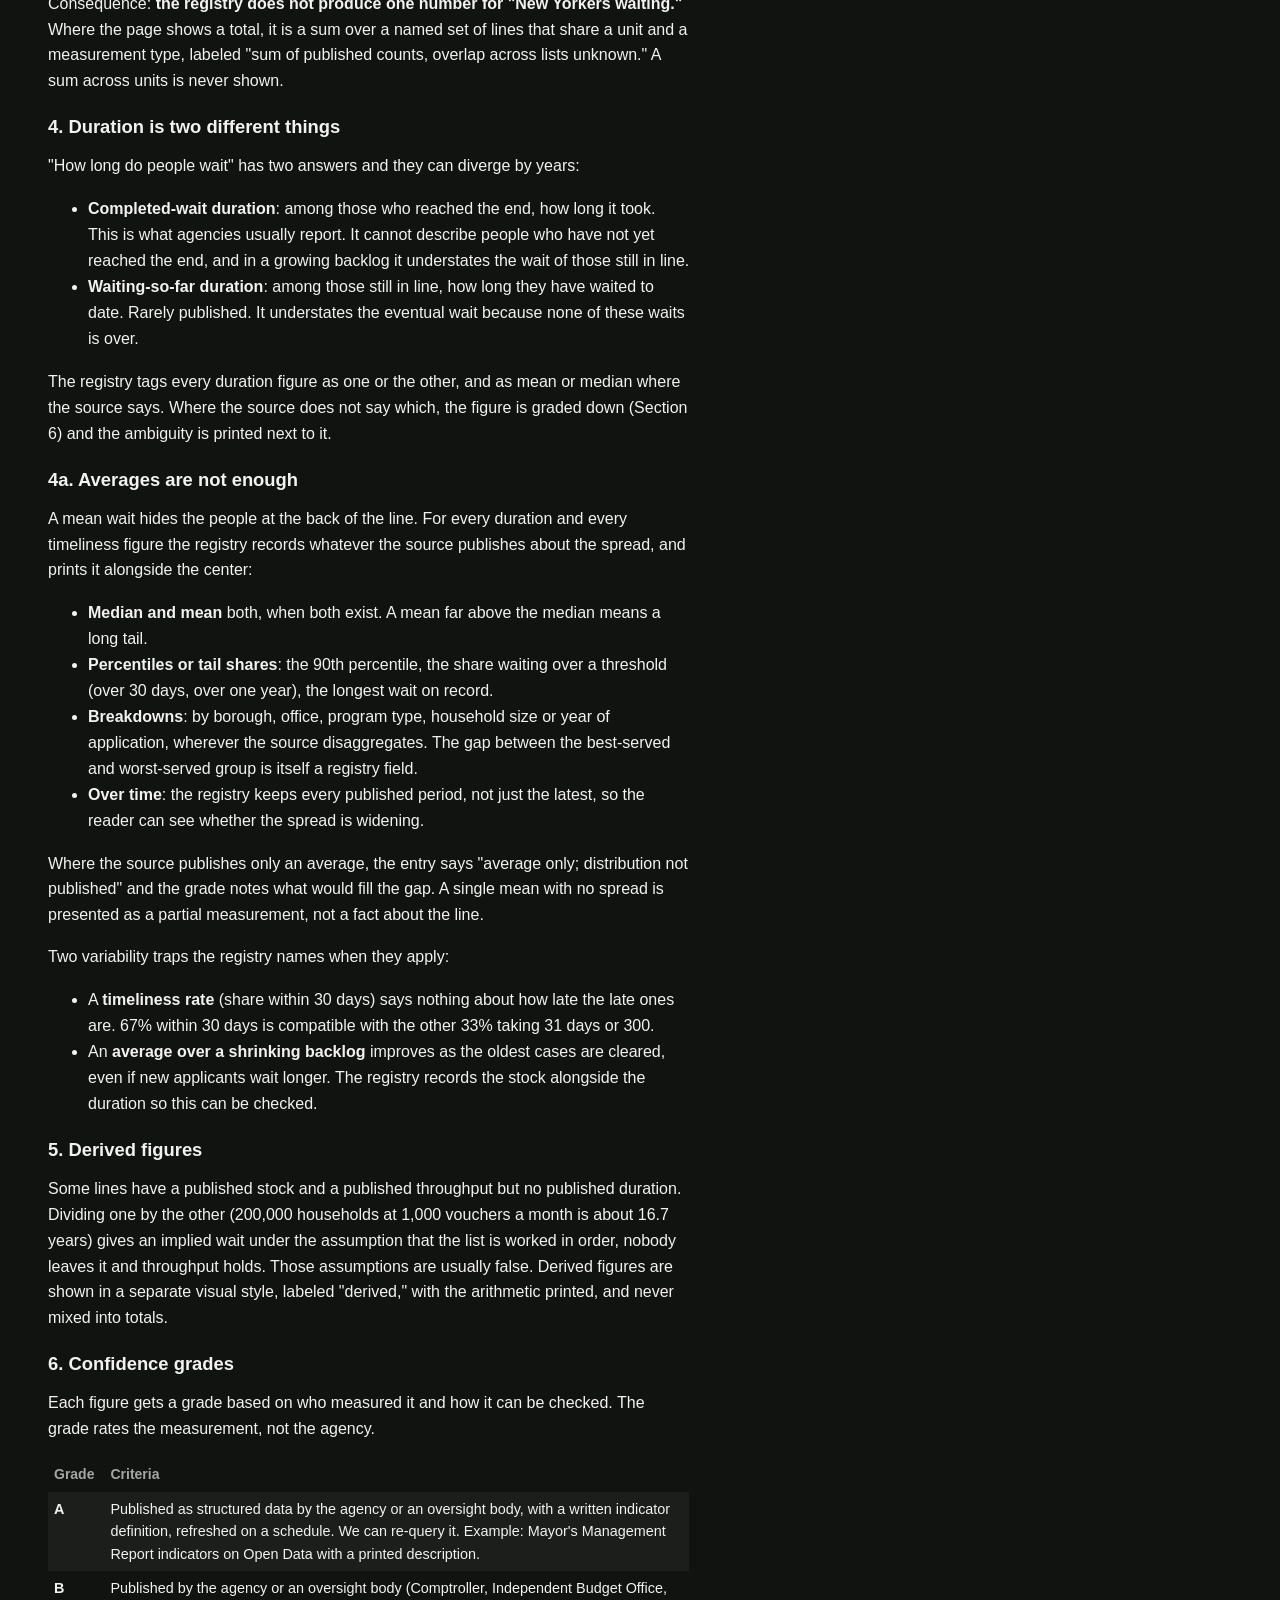
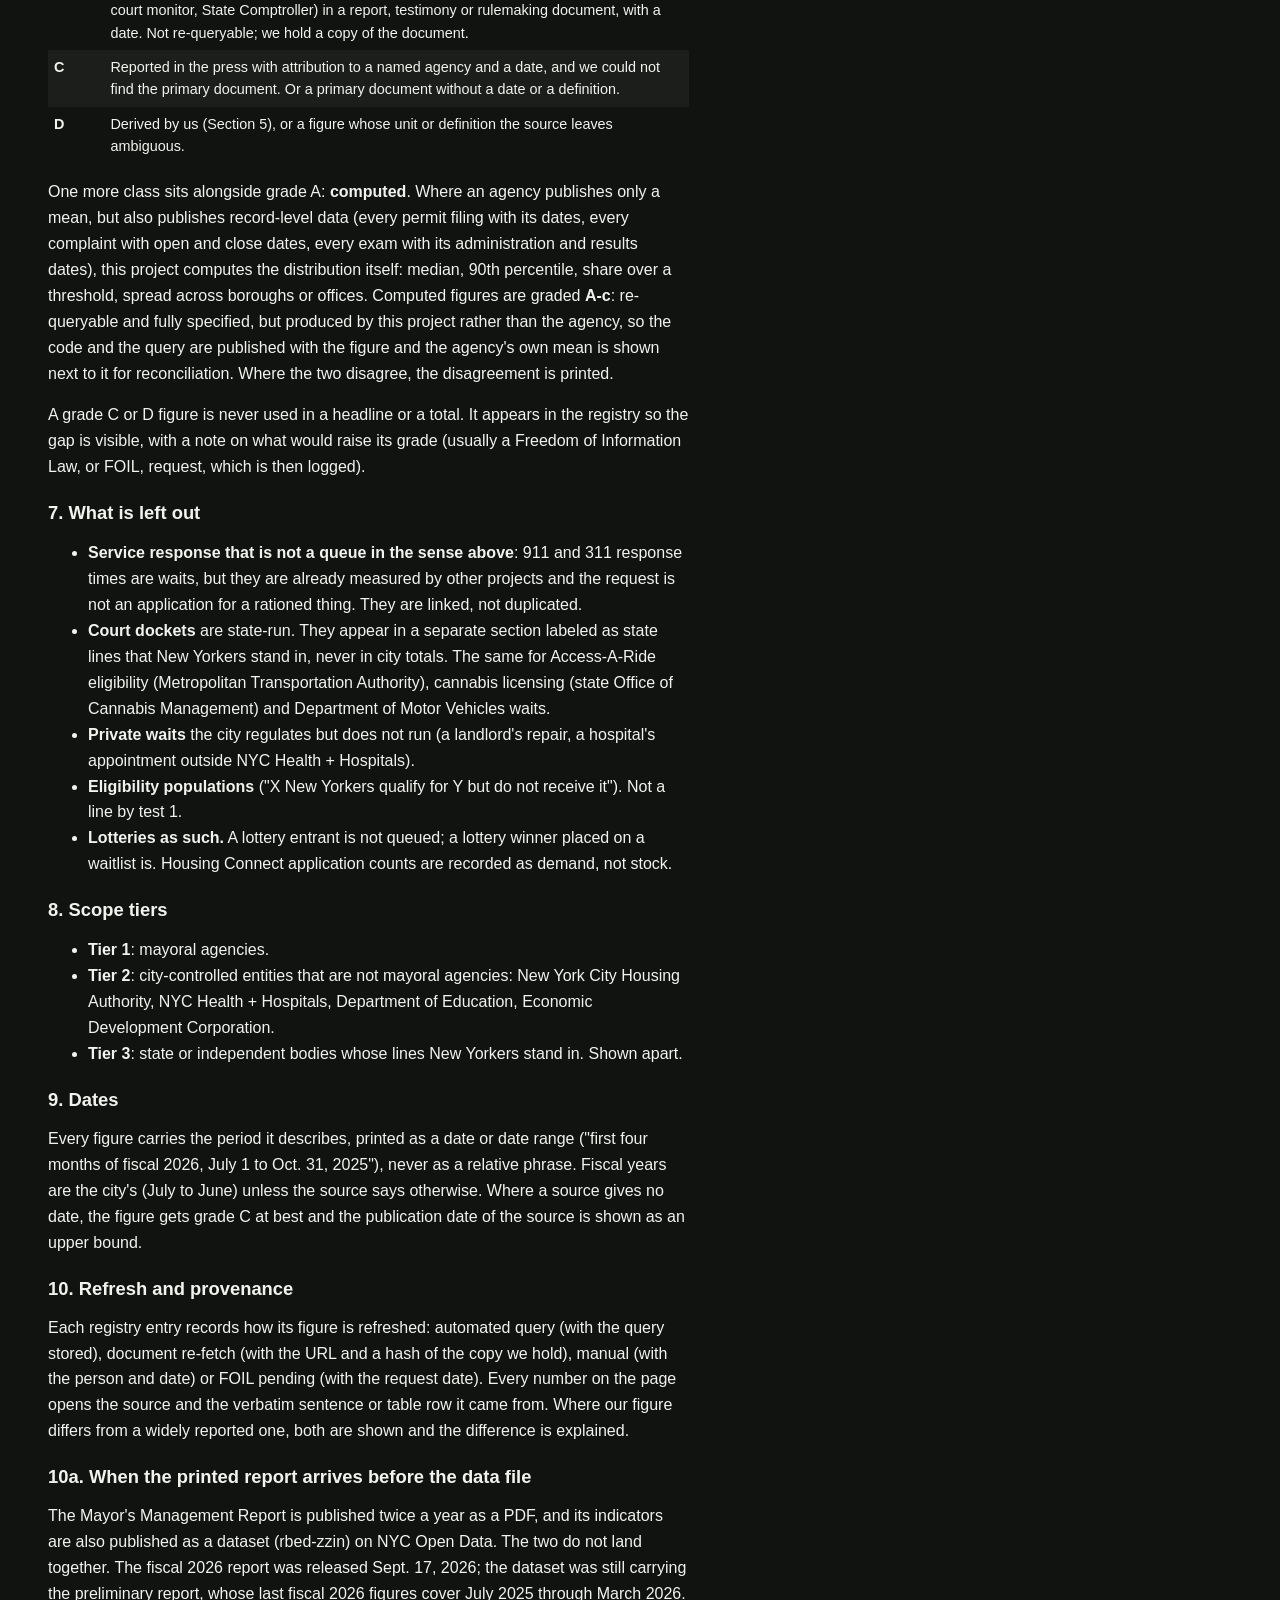
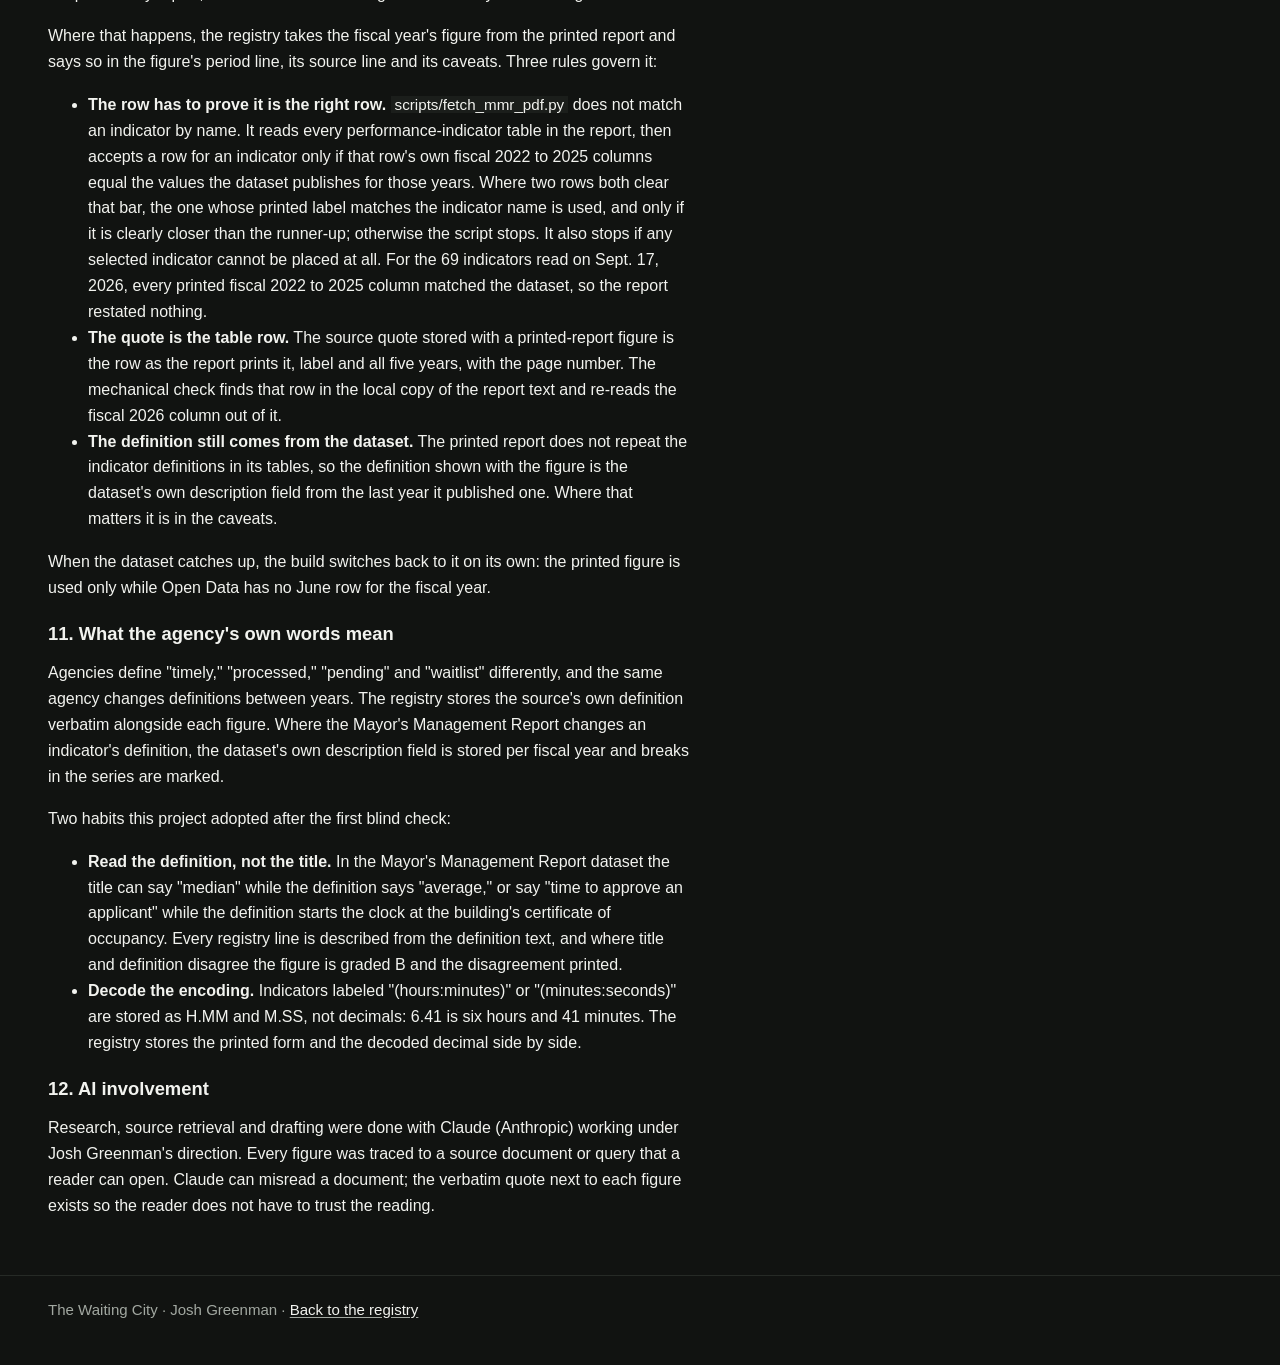
<file: methodology.html>
<!DOCTYPE html>
<html lang="en">
<head>
<meta charset="utf-8">
<meta name="viewport" content="width=device-width, initial-scale=1">
<title>How the counting works · The Waiting City</title>
<link rel="preconnect" href="https://fonts.googleapis.com">
<link rel="preconnect" href="https://fonts.gstatic.com" crossorigin>
<link href="https://fonts.googleapis.com/css2?family=Gloock&display=swap" rel="stylesheet">
<link rel="stylesheet" href="house.css">
<style>
:root{--accent:var(--lilac)}
.doc{max-width:78ch;padding:18px clamp(16px,4vw,48px) 40px}
.doc h2{font-size:1.5rem;margin:30px 0 8px;line-height:1.15}
.doc h3{font-size:1.15rem;margin:22px 0 6px}
.doc h4,.doc h5{font-size:15px;font-weight:700;color:var(--fg);margin:18px 0 6px}
.doc p,.doc li{font-size:1rem;line-height:1.62}
.doc p.num{margin:4px 0}
.doc strong{color:var(--fg)}
.doc code{font-family:inherit;font-size:.95em;background:var(--bg2);color:var(--fg);padding:0 4px}
.doc .tw{overflow-x:auto;margin:10px 0 16px}
.doc table{border-collapse:collapse;font-size:.9rem;min-width:100%}
.doc th{font-size:var(--t-small);font-weight:700;color:var(--fg2);text-align:left;padding:6px 10px 6px 6px;vertical-align:bottom}
.doc td{padding:6px 10px 6px 6px;vertical-align:top}
.doc tr:nth-child(even) td{background:var(--bg2)}
hr.rule{border:0;margin:40px 0 0}
</style>
</head>
<body>
<div class="sheet">
  <div class="strip"><span><a href="index.html">The Waiting City</a> · How the counting works</span><span>Registry built Sept. 17, 2026 · <a href="methodology.html">Methodology</a> · <a href="checks.html">Checks</a> · <a href="gaps.html">Gaps</a></span></div>
  <div class="head"><h1>How the counting works</h1></div>
  <div class="doc"><h2>The Waiting City: how the counting works</h2>
<p>Draft 1, Sept. 5, 2026. This document comes before the numbers. Nothing appears on the page unless it can be described in the terms below.</p>
<h3>1. What this project measures</h3>
<p>A line, for this project, is a set of people (or households, applications, cases or objects) who have formally asked a government body for a specific thing, have been accepted into a waiting state and have not yet received either the thing or a final decision.</p>
<p>Three tests, all required:</p>
<p class="num">1. <strong>A formal ask.</strong> The person filed an application, a request, a complaint or a claim that the agency acknowledges as pending. Wanting something is not a line. Being eligible for something is not a line.</p>
<p class="num">2. <strong>A defined end.</strong> There is an identifiable event that ends the wait: a voucher issued, a case decided, a permit granted or denied, a repair completed, a seat offered.</p>
<p class="num">3. <strong>A record.</strong> The agency, a court, an oversight body or a public dataset records either how many are waiting, how long they wait, or both.</p>
<p>Excluded, with reasons, in Section 7.</p>
<h3>2. Four kinds of measurement</h3>
<p>Every figure in the registry is tagged with exactly one measurement type. They are not interchangeable and are never added together.</p>
<div class="tw"><table>
<tr><th>Type</th><th>What it counts</th><th>Example</th><th>Trap</th></tr>
<tr><td><strong>Stock</strong></td><td>How many are waiting at one moment</td><td>200,000 households on the Section 8 waitlist</td><td>A closed list stops growing without the need going away</td></tr>
<tr><td><strong>Duration</strong></td><td>How long a wait lasts</td><td>Average 45.5 days to start home attendant services</td><td>Completed waits vs. waits still in progress are different populations (Section 4)</td></tr>
<tr><td><strong>Timeliness rate</strong></td><td>Share handled within a stated standard</td><td>67% of cash assistance applications processed within 30 days</td><td>Meaningless without the standard attached; the standard can be legal, administrative or self-set</td></tr>
<tr><td><strong>Throughput</strong></td><td>How many are cleared per period</td><td>NYCHA goal of 1,000 vouchers a month</td><td>Only becomes a wait estimate when divided into a stock, and then it is a derived figure (Section 5)</td></tr>
</table></div>
<h3>3. Units, and why sums are mostly forbidden</h3>
<p>Every figure carries a unit: <strong>persons</strong>, <strong>households</strong>, <strong>applications</strong>, <strong>cases</strong>, <strong>requests</strong>, <strong>items</strong> (an elevator, a tree, a sidewalk flag) or <strong>seats</strong>. These differ in ways that matter:</p>
<ul>
<li>One household can file many applications. Housing Connect received about six million applications in 2024. That is not six million households; one household applying to 50 lotteries is 50 applications. The registry records the figure as applications and says so.</li>
<li>Applications are not the waitlist. The New York City Housing Authority (NYCHA) received 633,808 online applications for the 2024 Section 8 lottery and placed 200,000 households on the list. The stock is 200,000 households. The 633,808 measures demand at the door, a different quantity, recorded separately.</li>
<li>One person can be on several lists at once. A family can be on the NYCHA public housing list, the Section 8 list and in a dozen Housing Connect lotteries. No dataset lets us deduplicate across agencies.</li>
</ul>
<p>Consequence: <strong>the registry does not produce one number for "New Yorkers waiting."</strong> Where the page shows a total, it is a sum over a named set of lines that share a unit and a measurement type, labeled "sum of published counts, overlap across lists unknown." A sum across units is never shown.</p>
<h3>4. Duration is two different things</h3>
<p>"How long do people wait" has two answers and they can diverge by years:</p>
<ul>
<li><strong>Completed-wait duration</strong>: among those who reached the end, how long it took. This is what agencies usually report. It cannot describe people who have not yet reached the end, and in a growing backlog it understates the wait of those still in line.</li>
<li><strong>Waiting-so-far duration</strong>: among those still in line, how long they have waited to date. Rarely published. It understates the eventual wait because none of these waits is over.</li>
</ul>
<p>The registry tags every duration figure as one or the other, and as mean or median where the source says. Where the source does not say which, the figure is graded down (Section 6) and the ambiguity is printed next to it.</p>
<h3>4a. Averages are not enough</h3>
<p>A mean wait hides the people at the back of the line. For every duration and every timeliness figure the registry records whatever the source publishes about the spread, and prints it alongside the center:</p>
<ul>
<li><strong>Median and mean</strong> both, when both exist. A mean far above the median means a long tail.</li>
<li><strong>Percentiles or tail shares</strong>: the 90th percentile, the share waiting over a threshold (over 30 days, over one year), the longest wait on record.</li>
<li><strong>Breakdowns</strong>: by borough, office, program type, household size or year of application, wherever the source disaggregates. The gap between the best-served and worst-served group is itself a registry field.</li>
<li><strong>Over time</strong>: the registry keeps every published period, not just the latest, so the reader can see whether the spread is widening.</li>
</ul>
<p>Where the source publishes only an average, the entry says "average only; distribution not published" and the grade notes what would fill the gap. A single mean with no spread is presented as a partial measurement, not a fact about the line.</p>
<p>Two variability traps the registry names when they apply:</p>
<ul>
<li>A <strong>timeliness rate</strong> (share within 30 days) says nothing about how late the late ones are. 67% within 30 days is compatible with the other 33% taking 31 days or 300.</li>
<li>An <strong>average over a shrinking backlog</strong> improves as the oldest cases are cleared, even if new applicants wait longer. The registry records the stock alongside the duration so this can be checked.</li>
</ul>
<h3>5. Derived figures</h3>
<p>Some lines have a published stock and a published throughput but no published duration. Dividing one by the other (200,000 households at 1,000 vouchers a month is about 16.7 years) gives an implied wait under the assumption that the list is worked in order, nobody leaves it and throughput holds. Those assumptions are usually false. Derived figures are shown in a separate visual style, labeled "derived," with the arithmetic printed, and never mixed into totals.</p>
<h3>6. Confidence grades</h3>
<p>Each figure gets a grade based on who measured it and how it can be checked. The grade rates the measurement, not the agency.</p>
<div class="tw"><table>
<tr><th>Grade</th><th>Criteria</th></tr>
<tr><td><strong>A</strong></td><td>Published as structured data by the agency or an oversight body, with a written indicator definition, refreshed on a schedule. We can re-query it. Example: Mayor's Management Report indicators on Open Data with a printed description.</td></tr>
<tr><td><strong>B</strong></td><td>Published by the agency or an oversight body (Comptroller, Independent Budget Office, court monitor, State Comptroller) in a report, testimony or rulemaking document, with a date. Not re-queryable; we hold a copy of the document.</td></tr>
<tr><td><strong>C</strong></td><td>Reported in the press with attribution to a named agency and a date, and we could not find the primary document. Or a primary document without a date or a definition.</td></tr>
<tr><td><strong>D</strong></td><td>Derived by us (Section 5), or a figure whose unit or definition the source leaves ambiguous.</td></tr>
</table></div>
<p>One more class sits alongside grade A: <strong>computed</strong>. Where an agency publishes only a mean, but also publishes record-level data (every permit filing with its dates, every complaint with open and close dates, every exam with its administration and results dates), this project computes the distribution itself: median, 90th percentile, share over a threshold, spread across boroughs or offices. Computed figures are graded <strong>A-c</strong>: re-queryable and fully specified, but produced by this project rather than the agency, so the code and the query are published with the figure and the agency's own mean is shown next to it for reconciliation. Where the two disagree, the disagreement is printed.</p>
<p>A grade C or D figure is never used in a headline or a total. It appears in the registry so the gap is visible, with a note on what would raise its grade (usually a Freedom of Information Law, or FOIL, request, which is then logged).</p>
<h3>7. What is left out</h3>
<ul>
<li><strong>Service response that is not a queue in the sense above</strong>: 911 and 311 response times are waits, but they are already measured by other projects and the request is not an application for a rationed thing. They are linked, not duplicated.</li>
<li><strong>Court dockets</strong> are state-run. They appear in a separate section labeled as state lines that New Yorkers stand in, never in city totals. The same for Access-A-Ride eligibility (Metropolitan Transportation Authority), cannabis licensing (state Office of Cannabis Management) and Department of Motor Vehicles waits.</li>
<li><strong>Private waits</strong> the city regulates but does not run (a landlord's repair, a hospital's appointment outside NYC Health + Hospitals).</li>
<li><strong>Eligibility populations</strong> ("X New Yorkers qualify for Y but do not receive it"). Not a line by test 1.</li>
<li><strong>Lotteries as such.</strong> A lottery entrant is not queued; a lottery winner placed on a waitlist is. Housing Connect application counts are recorded as demand, not stock.</li>
</ul>
<h3>8. Scope tiers</h3>
<ul>
<li><strong>Tier 1</strong>: mayoral agencies.</li>
<li><strong>Tier 2</strong>: city-controlled entities that are not mayoral agencies: New York City Housing Authority, NYC Health + Hospitals, Department of Education, Economic Development Corporation.</li>
<li><strong>Tier 3</strong>: state or independent bodies whose lines New Yorkers stand in. Shown apart.</li>
</ul>
<h3>9. Dates</h3>
<p>Every figure carries the period it describes, printed as a date or date range ("first four months of fiscal 2026, July 1 to Oct. 31, 2025"), never as a relative phrase. Fiscal years are the city's (July to June) unless the source says otherwise. Where a source gives no date, the figure gets grade C at best and the publication date of the source is shown as an upper bound.</p>
<h3>10. Refresh and provenance</h3>
<p>Each registry entry records how its figure is refreshed: automated query (with the query stored), document re-fetch (with the URL and a hash of the copy we hold), manual (with the person and date) or FOIL pending (with the request date). Every number on the page opens the source and the verbatim sentence or table row it came from. Where our figure differs from a widely reported one, both are shown and the difference is explained.</p>
<h3>10a. When the printed report arrives before the data file</h3>
<p>The Mayor's Management Report is published twice a year as a PDF, and its indicators are also published as a dataset (rbed-zzin) on NYC Open Data. The two do not land together. The fiscal 2026 report was released Sept. 17, 2026; the dataset was still carrying the preliminary report, whose last fiscal 2026 figures cover July 2025 through March 2026.</p>
<p>Where that happens, the registry takes the fiscal year's figure from the printed report and says so in the figure's period line, its source line and its caveats. Three rules govern it:</p>
<ul>
<li><strong>The row has to prove it is the right row.</strong> <code>scripts/fetch_mmr_pdf.py</code> does not match an indicator by name. It reads every performance-indicator table in the report, then accepts a row for an indicator only if that row's own fiscal 2022 to 2025 columns equal the values the dataset publishes for those years. Where two rows both clear that bar, the one whose printed label matches the indicator name is used, and only if it is clearly closer than the runner-up; otherwise the script stops. It also stops if any selected indicator cannot be placed at all. For the 69 indicators read on Sept. 17, 2026, every printed fiscal 2022 to 2025 column matched the dataset, so the report restated nothing.</li>
<li><strong>The quote is the table row.</strong> The source quote stored with a printed-report figure is the row as the report prints it, label and all five years, with the page number. The mechanical check finds that row in the local copy of the report text and re-reads the fiscal 2026 column out of it.</li>
<li><strong>The definition still comes from the dataset.</strong> The printed report does not repeat the indicator definitions in its tables, so the definition shown with the figure is the dataset's own description field from the last year it published one. Where that matters it is in the caveats.</li>
</ul>
<p>When the dataset catches up, the build switches back to it on its own: the printed figure is used only while Open Data has no June row for the fiscal year.</p>
<h3>11. What the agency's own words mean</h3>
<p>Agencies define "timely," "processed," "pending" and "waitlist" differently, and the same agency changes definitions between years. The registry stores the source's own definition verbatim alongside each figure. Where the Mayor's Management Report changes an indicator's definition, the dataset's own description field is stored per fiscal year and breaks in the series are marked.</p>
<p>Two habits this project adopted after the first blind check:</p>
<ul>
<li><strong>Read the definition, not the title.</strong> In the Mayor's Management Report dataset the title can say "median" while the definition says "average," or say "time to approve an applicant" while the definition starts the clock at the building's certificate of occupancy. Every registry line is described from the definition text, and where title and definition disagree the figure is graded B and the disagreement printed.</li>
<li><strong>Decode the encoding.</strong> Indicators labeled "(hours:minutes)" or "(minutes:seconds)" are stored as H.MM and M.SS, not decimals: 6.41 is six hours and 41 minutes. The registry stores the printed form and the decoded decimal side by side.</li>
</ul>
<h3>12. AI involvement</h3>
<p>Research, source retrieval and drafting were done with Claude (Anthropic) working under Josh Greenman's direction. Every figure was traced to a source document or query that a reader can open. Claude can misread a document; the verbatim quote next to each figure exists so the reader does not have to trust the reading.</p></div>
  <div class="foot">The Waiting City · Josh Greenman · <a href="index.html">Back to the registry</a></div>
</div>
</body>
</html>
</file>
<file: house.css>
/* ============================================================
   HOUSE SYSTEM v5 — black
   Josh Greenman personal projects. Adopted 2026-09-23, replacing
   "muted riso" (kept as house-v4-muted-riso.css), which Josh called drab.

   Fonts: text and headings are Helvetica Neue (system); the h1 title is Gloock (add to <head>):
   <link href="https://fonts.googleapis.com/css2?family=Gloock&display=swap" rel="stylesheet">

   THE PAGE OPENS THE SAME WAY EVERY TIME, AND THEN IT DOESN'T:
     1. a quiet top line: source on the left, date range on the right
     2. h1: the project's name, modest size
     3. .finding: one plain sentence saying the main thing. Not a slogan.
     4. .lede: a short paragraph with the counts written into sentences
     5. the project's own chart, built from its data, before any tabs
   After that, anything goes: sections can switch ground (.g-paper,
   .g-ink with --band), and graphics can use as many of the eight inks
   as the data needs.

   RULES, so this stays itself:
   - Black ground by default. Paper and colour bands are per-section options.
   - No letterspaced all-caps labels. Labels are sentence case.
   - No stat tiles with giant numbers. Counts go into sentences.
   - No display word plus italic accent word in a colour.
   - No rounded corners, box shadows, gradients or glass.
   - No emoji as icons, no pill badges with rounded ends.
   - No monospace, glow or status-light "console" touches. Black here is
     a printed-poster black, not a terminal.
   - Colour carries meaning (category, series, state) and may be generous
     inside graphics. Text stays white or grey.
   - The headline is not oversold: h1 is the name, .finding is plain.

   Charts drawn in canvas or SVG must read colours from these tokens, not
   hard-coded hex, so they survive a ground change. Read them with:
     const s=getComputedStyle(el), t=n=>s.getPropertyValue('--'+n).trim();
   On black, overlapping marks use 'screen' blending; on paper, 'multiply'
   (the --blend token says which).
   ============================================================ */

:root,.g-black{
  --bg:#111311; --bg2:#1b1e1b; --fg:#f2f3ef; --fg2:#a2a8a1;
  --line:#3a3f3a; --line2:#262a26; --grid:rgba(255,255,255,.13); --blend:screen;
  --cobalt:#5b86ff; --vermilion:#ff6a45; --sun:#ffd23f; --mint:#3fd68f;
  --rose:#ff6fae; --cyan:#3cc8d8; --orange:#ff9f2e; --lilac:#b79bff;
  --accent:var(--cobalt);   /* the project's lead ink; override per project */
}
.g-paper{
  --bg:#f4f5f2; --bg2:#e7e9e4; --fg:#121412; --fg2:#5a5f5a;
  --line:#c3c8c1; --line2:#d8dcd6; --grid:rgba(18,20,18,.11); --blend:multiply;
  --cobalt:#1f4fd6; --vermilion:#d8401f; --sun:#b98d00; --mint:#13925a;
  --rose:#d23a7e; --cyan:#0f8a99; --orange:#cc6a00; --lilac:#6c4fd0;
}
.g-ink{ /* a full colour band; set --band on the element */
  --bg:var(--band,#ffd23f); --bg2:rgba(0,0,0,.06); --fg:#121412; --fg2:#3d3a2c;
  --line:rgba(18,20,18,.35); --line2:rgba(18,20,18,.18); --grid:rgba(18,20,18,.16); --blend:multiply;
  --cobalt:#1c3fae; --vermilion:#b8321a; --sun:#121412; --mint:#0d6e43;
  --rose:#a92363; --cyan:#0b6874; --orange:#8f4a00; --lilac:#4f36a8;
}
/* Legacy names from v4, mapped so older page code keeps working. */
:root,.g-black,.g-paper,.g-ink{
  --paper:var(--bg); --paper2:var(--bg2); --ink:var(--fg); --ink2:var(--fg2);
  --hair:var(--line); --hair2:var(--line2);
  --ink1:var(--cobalt); --ink2c:var(--mint); --ink3:var(--accent); --ink4:var(--sun); --ink5:var(--cyan);

  --sans:'Helvetica Neue',Helvetica,Arial,sans-serif;
  --display:'Helvetica Neue',Helvetica,Arial,sans-serif;
  --title:'Gloock',Georgia,serif;
  /* type scale */
  --t-micro:13px;   /* meta, axis, footnote */
  --t-small:14px;   /* labels, tabs, captions */
  --t-body:17px;
  --t-rec:1.12rem;
  --t-find:clamp(1.2rem,1.9vw,1.55rem);
  --t-h1:clamp(1.9rem,3.2vw,2.6rem);
}
:root{color-scheme:dark}
.g-paper,.g-ink{color-scheme:light}

*{box-sizing:border-box}
html,body{margin:0;padding:0}
body{background:var(--bg);color:var(--fg);font-family:var(--sans);font-size:var(--t-body);line-height:1.55;-webkit-font-smoothing:antialiased}
a{color:var(--fg);text-decoration-color:var(--fg2);text-underline-offset:2px}
a:hover{text-decoration-color:var(--fg)}
button{font-family:inherit}
:focus-visible{outline:2px solid var(--sun);outline-offset:2px}
.g-black,.g-paper,.g-ink{background:var(--bg);color:var(--fg)}

/* ---------- shell ---------- */
.sheet{max-width:1400px;margin:0 auto;position:relative}
.sec{padding:34px clamp(16px,4vw,48px)}
.strip{
  padding:14px clamp(16px,4vw,48px) 0;display:flex;justify-content:space-between;gap:6px 16px;flex-wrap:wrap;
  font-size:var(--t-small);color:var(--fg2);
}
.strip a{color:var(--fg2)}
.strip a:hover{color:var(--fg)}

/* ---------- opening ---------- */
.head{position:relative;padding:30px clamp(16px,4vw,48px) 6px}
.hmark{display:none} /* v4 corner marks were made for paper; the opening chart replaces them */
h1{font-family:var(--title);font-weight:400;margin:0;
  font-size:var(--t-h1);line-height:1.05;letter-spacing:0}
.finding{font-family:var(--display);font-weight:400;font-size:var(--t-find);
  line-height:1.3;margin:12px 0 0;max-width:40ch;text-wrap:pretty}
.sub,.lede{margin:16px 0 0;max-width:62ch;font-size:var(--t-body);line-height:1.55;color:var(--fg2)}
.sub b,.lede b{color:var(--fg);font-weight:700}
.src{margin:14px 0 0;font-size:var(--t-small);color:var(--fg2)}
.src a{color:var(--fg2)}

/* ---------- figures ---------- */
.fig{padding:26px clamp(16px,4vw,48px) 8px}
.figcap{display:flex;justify-content:space-between;flex-wrap:wrap;gap:6px 20px;font-size:var(--t-small);color:var(--fg2);margin:0 0 8px}
.figcap b{color:var(--fg)}
.key{display:inline-flex;align-items:center;gap:6px;margin-right:12px;white-space:nowrap;font-size:var(--t-small)}
.key i{width:10px;height:10px;display:inline-block}
.readout{font-size:15px;min-height:1.6em;margin-top:8px;font-variant-numeric:tabular-nums}
.readout b{color:var(--sun)}
canvas{display:block;max-width:100%}
.split{display:grid;grid-template-columns:minmax(0,1fr) minmax(0,1fr);gap:28px 44px}
@media(max-width:760px){.split{grid-template-columns:1fr}}
.pair{display:grid;grid-template-columns:1fr 1fr;gap:18px}
@media(max-width:560px){.pair{grid-template-columns:1fr}}
h2{font-family:var(--display);font-weight:700;font-size:1.6rem;line-height:1.12;margin:0 0 6px}
h3{font-family:var(--display);font-weight:700;font-size:1.35rem;line-height:1.15;margin:0 0 4px}
h4{font-size:15px;font-weight:700;margin:0 0 6px}
.aside{font-size:15px;color:var(--fg2);margin:0 0 16px;max-width:62ch}
/* heat grid: set background per cell from a ramp between --bg and an ink */
.heat{display:grid;gap:2px;font-size:var(--t-micro)}
.heat .h{color:var(--fg2);text-align:center}
.heat .n{padding-right:8px;white-space:nowrap;overflow:hidden;text-overflow:ellipsis;font-weight:600;align-self:center}
.heat .c{min-height:14px;display:block}
/* one square per item */
.waffle{display:grid;grid-template-columns:repeat(11,1fr);gap:3px;max-width:280px}
.waffle i{aspect-ratio:1;display:block}
.legend{display:flex;flex-wrap:wrap;gap:6px 16px;font-size:var(--t-small);margin-top:12px}
/* keyed list */
.list .row{display:grid;grid-template-columns:14px minmax(0,1fr) auto;gap:12px;align-items:baseline;padding:9px 0;border-top:1.5px solid var(--fg)}
.list .row:last-child{border-bottom:1.5px solid var(--fg)}
.list .sw{width:12px;height:12px;display:block;align-self:center}
.list .nm{font-family:var(--display);font-weight:650;font-size:var(--t-rec);line-height:1.15}
.list .sub{display:block;margin:2px 0 0;font-size:var(--t-small);color:var(--fg2)}
.list .num{font-family:var(--display);font-weight:600;font-variant-numeric:tabular-nums;text-align:right}

/* ---------- counts: legacy row, kept quiet. Prefer writing counts into .lede ---------- */
.capline{padding:10px clamp(16px,4vw,48px) 0;font-size:var(--t-small);color:var(--fg2)}
.capline b{color:var(--fg);font-weight:700}
.counts{display:flex;flex-wrap:wrap;gap:4px 28px;padding:8px clamp(16px,4vw,48px) 14px}
.counts div{display:flex;align-items:baseline;gap:7px}
.counts b{font-family:var(--display);font-weight:600;font-size:1.05rem;font-variant-numeric:tabular-nums}
.counts span{font-size:var(--t-small);color:var(--fg2)}

/* ---------- tabs ---------- */
.tabs{display:flex;flex-wrap:wrap;gap:0;padding:0 clamp(16px,4vw,48px);border-bottom:1px solid var(--line);margin-top:10px}
.tabs button{font-size:15px;font-weight:600;background:none;border:0;border-bottom:3px solid transparent;
  color:var(--fg2);padding:11px 14px 9px;cursor:pointer;margin-bottom:-1px}
.tabs button:hover{color:var(--fg)}
.tabs button.on{color:var(--fg);border-bottom-color:var(--accent)}

/* ---------- controls ---------- */
.controls{display:flex;gap:9px;flex-wrap:wrap;align-items:center;padding:14px clamp(16px,4vw,48px);border-bottom:1px solid var(--line2)}
input[type=search],input[type=text]{
  flex:1 1 260px;min-width:0;font-family:var(--sans);font-size:15px;font-weight:500;
  padding:10px 13px;border:1px solid var(--line);background:var(--bg2);color:var(--fg);border-radius:0;outline:none}
input[type=search]:focus,input[type=text]:focus{border-color:var(--fg)}
input::placeholder{color:var(--fg2)}
select{font-family:var(--sans);font-size:14px;font-weight:600;padding:10px 9px;border:1px solid var(--line);
  background:var(--bg2);color:var(--fg);border-radius:0}
.chip{font-size:var(--t-small);font-weight:600;padding:7px 11px;border:1px solid var(--line);background:transparent;
  color:var(--fg2);cursor:pointer;border-radius:0}
.chip:hover{border-color:var(--fg);color:var(--fg)}
.chip[aria-pressed=true]{background:var(--fg);color:var(--bg);border-color:var(--fg)}

/* ---------- panels and columns ---------- */
.cols{display:grid;grid-template-columns:1.08fr 1fr}
@media(max-width:900px){.cols{grid-template-columns:1fr}}
.cols>.col{padding:0;min-width:0}
.cols>.col:first-child{border-right:1px solid var(--line2)}
@media(max-width:900px){.cols>.col:first-child{border-right:0}}
.colhead{display:flex;justify-content:space-between;align-items:center;gap:12px;
  padding:12px clamp(16px,4vw,48px) 8px;font-size:var(--t-small);font-weight:600;color:var(--fg2);border-bottom:1px solid var(--line2)}
.pad{padding:16px clamp(16px,4vw,48px) 26px}

/* ---------- records ---------- */
.rec{display:block;width:100%;text-align:left;background:none;border:0;border-bottom:1px solid var(--line2);
  padding:11px clamp(16px,4vw,48px);cursor:pointer;font-family:inherit;color:inherit}
.rec:hover{background:var(--bg2)}
.rec.sel{background:var(--bg2);box-shadow:inset 4px 0 0 var(--accent)}
.rec b{font-family:var(--display);font-weight:600;font-size:var(--t-rec);display:block;line-height:1.25}
.rec .meta{font-style:normal;font-size:var(--t-small);color:var(--fg2);display:block;margin-top:3px}
.pill{display:inline-block;padding:0 6px;margin-right:7px;color:#111311;background:var(--mint);font-weight:700}
.pill.c{background:var(--cobalt)}
.pill.o{background:var(--accent)}

/* ---------- bars ---------- */
.brow{display:flex;align-items:center;gap:11px;padding:6px 0}
.brow span{width:110px;font-size:.94rem;font-weight:600;flex:none}
.brow i{height:12px;display:block;background:var(--accent)}
.brow u{text-decoration:none;font-family:var(--display);font-weight:600;margin-left:auto;font-variant-numeric:tabular-nums;font-size:.94rem}

/* ---------- tables ---------- */
table.h{width:100%;border-collapse:collapse;font-size:.94rem}
table.h th{font-size:var(--t-small);font-weight:700;color:var(--fg2);text-align:left;padding:7px 10px 7px 0;border-bottom:1.5px solid var(--fg)}
table.h td{padding:7px 10px 7px 0;border-bottom:1px solid var(--line2)}
table.h td.n,table.h th.n{text-align:right;font-variant-numeric:tabular-nums}

/* ---------- drawer for a single record ---------- */
.drawer{position:fixed;inset:0;z-index:900;display:none}
.drawer.open{display:block}
.drawer .scrim{position:absolute;inset:0;background:rgba(0,0,0,.6)}
.drawer .panel{position:absolute;top:0;right:0;height:100%;width:min(720px,100%);background:var(--bg);border-left:1px solid var(--line);overflow:auto}
.drawer .dhead{position:sticky;top:0;background:var(--bg2);border-bottom:1px solid var(--line);
  padding:14px 22px;display:flex;justify-content:space-between;gap:14px;align-items:flex-start;z-index:2}
.drawer .dhead .lbl{font-size:var(--t-small);color:var(--fg2)}
.drawer .dhead h2{margin:3px 0 0;font-size:1.4rem;line-height:1.16}
.xbtn{font-size:19px;line-height:1;background:none;border:1px solid var(--line);width:32px;height:32px;cursor:pointer;color:var(--fg);flex:none}
.xbtn:hover{border-color:var(--fg)}
.dbody{padding:18px 22px 60px}
dl.f{margin:0 0 18px;border-top:1px solid var(--line2)}
dl.f>div{display:grid;grid-template-columns:150px 1fr;gap:12px;padding:8px 0;border-bottom:1px solid var(--line2);font-size:.95rem}
dl.f dt{font-size:var(--t-small);color:var(--fg2);font-weight:600;padding-top:2px}
dl.f dd{margin:0}
@media(max-width:560px){dl.f>div{grid-template-columns:1fr;gap:2px}}
.narr h4{font-size:15px;font-weight:700;margin:22px 0 7px}
.narr p{margin:0 0 11px;font-size:1rem;line-height:1.62}
.srcbtn{display:inline-block;font-size:var(--t-small);font-weight:700;border:1px solid var(--fg);padding:9px 13px;
  text-decoration:none;color:var(--fg);margin-top:8px}
.srcbtn:hover{background:var(--fg);color:var(--bg)}

/* ---------- footer ---------- */
.foot{padding:22px clamp(16px,4vw,48px) 44px;border-top:1px solid var(--line2);font-size:.94rem;color:var(--fg2)}
.foot a{color:var(--fg)}
.caution{font-size:var(--t-small);color:var(--fg2);border-left:3px solid var(--sun);padding:6px 0 6px 12px;margin:0 0 14px;max-width:80ch;line-height:1.55}
.empty{padding:36px clamp(16px,4vw,48px);color:var(--fg2);font-size:.95rem}
</file>
